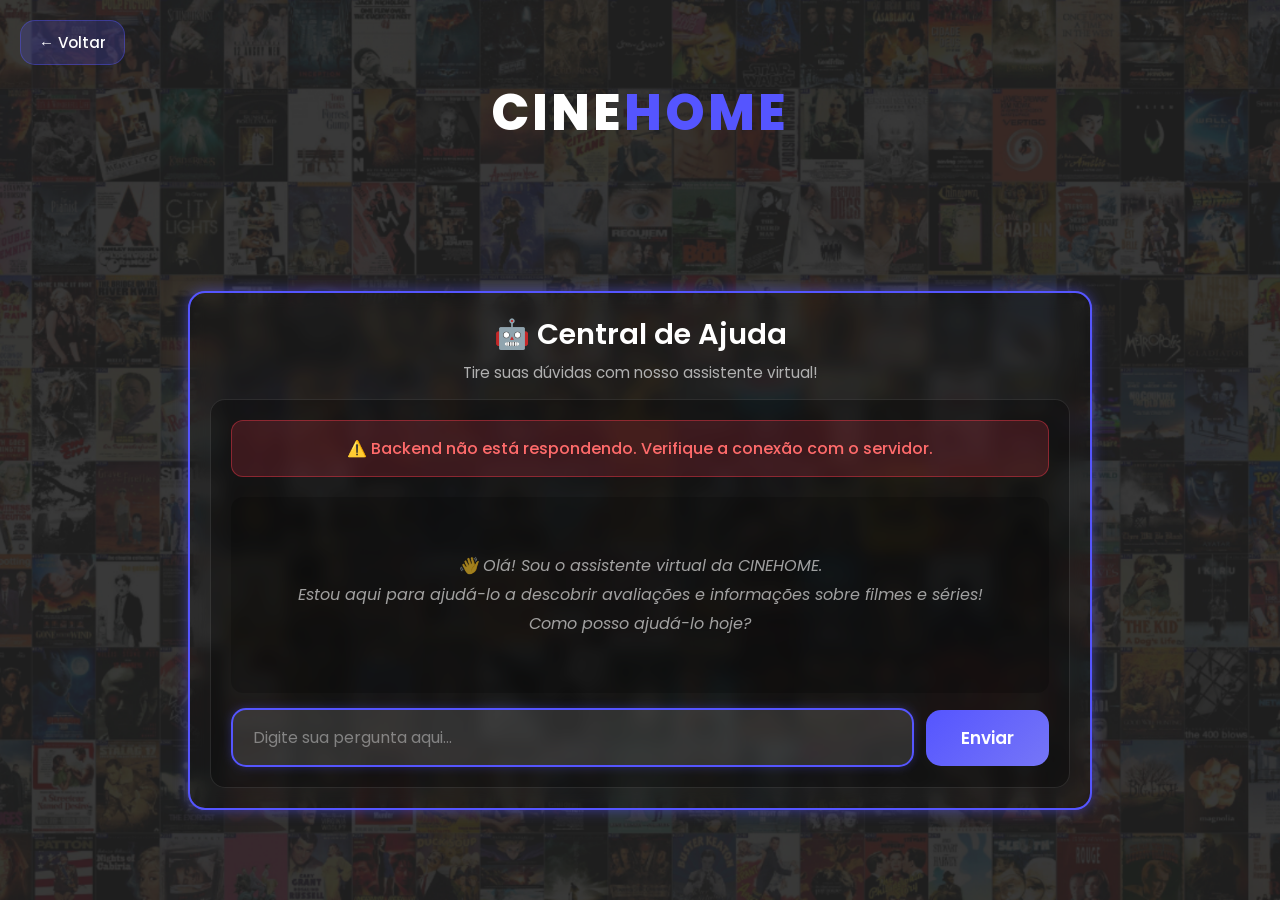
<file: ajuda.html>
<!DOCTYPE html>
<html lang="pt-BR">
<head>
    <meta charset="UTF-8">
    <meta name="viewport" content="width=device-width, initial-scale=1.0">
    <title>Central de Ajuda - CINEHOME</title>
    <link rel="icon" href="./imagens/icon.png">
    <link rel="stylesheet" href="ajuda.css">
</head>
<body>
    <a href="home.html" class="back-btn">← Voltar</a>
    
    <h1 class="site-title">
        <span class="cine">CINE</span><span class="home">HOME</span>
    </h1>

    <div class="ajuda-wrapper">
        <div class="ajuda-header">
            <h1>🤖 Central de Ajuda</h1>
            <p>Tire suas dúvidas com nosso assistente virtual!</p>
        </div>

        <div class="chat-container">
            <div id="errorContainer"></div>
            <div id="chatMessages" class="chat-messages">
                <div class="welcome-message">
                    👋 Olá! Sou o assistente virtual da CINEHOME.<br>
                    Estou aqui para ajudá-lo a descobrir avaliações e informações sobre filmes e séries!<br>
                    Como posso ajudá-lo hoje?
                </div>
            </div>
            <div class="chat-input-container">
                <input 
                    type="text" 
                    id="chatInput" 
                    class="chat-input" 
                    placeholder="Digite sua pergunta aqui..."
                    autocomplete="off"
                >
                <button id="sendBtn" class="send-btn">Enviar</button>
            </div>
        </div>
    </div>

    <script>
        // Configuração da API
        const API_URL = 'https://cinehome.onrender.com/api/chat';

        // Elementos DOM
        const chatMessages = document.getElementById('chatMessages');
        const chatInput = document.getElementById('chatInput');
        const sendBtn = document.getElementById('sendBtn');
        const errorContainer = document.getElementById('errorContainer');

        /**
         * Adiciona mensagem ao chat
         * @param {string} message - Conteúdo da mensagem
         * @param {string} sender - 'user' ou 'bot'
         */
        function addMessage(message, sender) {
            // Remover mensagem de boas-vindas se existir
            const welcomeMsg = chatMessages.querySelector('.welcome-message');
            if (welcomeMsg) {
                welcomeMsg.remove();
            }

            const messageDiv = document.createElement('div');
            messageDiv.className = `message ${sender}`;
            
            const contentDiv = document.createElement('div');
            contentDiv.className = 'message-content';
            contentDiv.textContent = message;
            
            messageDiv.appendChild(contentDiv);
            chatMessages.appendChild(messageDiv);
            
            // Scroll automático para a última mensagem
            chatMessages.scrollTop = chatMessages.scrollHeight;
        }

        /**
         * Mostra mensagem de erro
         * @param {string} message - Mensagem de erro
         */
        function showError(message) {
            errorContainer.innerHTML = `
                <div class="error-message">
                    ⚠️ ${message}
                </div>
            `;
            setTimeout(() => {
                errorContainer.innerHTML = '';
            }, 5000);
        }

        /**
         * Envia mensagem para o backend
         * @param {string} message - Mensagem do usuário
         */
        async function sendMessage(message) {
            if (!message.trim()) return;

            // Adicionar mensagem do usuário
            addMessage(message, 'user');
            
            // Limpar input
            chatInput.value = '';
            
            // Desabilitar botão e input durante envio
            sendBtn.disabled = true;
            chatInput.disabled = true;
            sendBtn.innerHTML = '<span class="loading">Enviando</span>';

            try {
                // Fazer requisição para o backend
                const response = await fetch(API_URL, {
                    method: 'POST',
                    headers: {
                        'Content-Type': 'application/json',
                    },
                    body: JSON.stringify({ message: message })
                });

                const data = await response.json();

                if (!response.ok) {
                    throw new Error(data.error || 'Erro ao enviar mensagem');
                }

                // Adicionar resposta do bot
                if (data.response) {
                    addMessage(data.response, 'bot');
                } else {
                    throw new Error('Resposta vazia do servidor');
                }

            } catch (error) {
                console.error('Erro ao enviar mensagem:', error);
                showError(error.message || 'Erro ao conectar com o servidor. Verifique se o backend está rodando.');
                addMessage('Desculpe, ocorreu um erro ao processar sua mensagem. Por favor, tente novamente.', 'bot');
            } finally {
                // Reabilitar botão e input
                sendBtn.disabled = false;
                chatInput.disabled = false;
                sendBtn.textContent = 'Enviar';
                chatInput.focus();
            }
        }

        // Event listeners
        sendBtn.addEventListener('click', () => {
            const message = chatInput.value;
            sendMessage(message);
        });

        chatInput.addEventListener('keypress', (e) => {
            if (e.key === 'Enter' && !sendBtn.disabled) {
                const message = chatInput.value;
                sendMessage(message);
            }
        });

        // Focar input ao carregar página
        window.addEventListener('load', () => {
            chatInput.focus();
        });

        // Verificar conexão com backend ao carregar
        window.addEventListener('load', async () => {
            try {
                const response = await fetch('https://cinehome.onrender.com/health');
                if (!response.ok) {
                    showError('Backend não está respondendo. Verifique a conexão com o servidor.');
                }
            } catch (error) {
                showError('Backend não está respondendo. Verifique a conexão com o servidor.');
            }
        });
    </script>
</body>
</html>
</file>
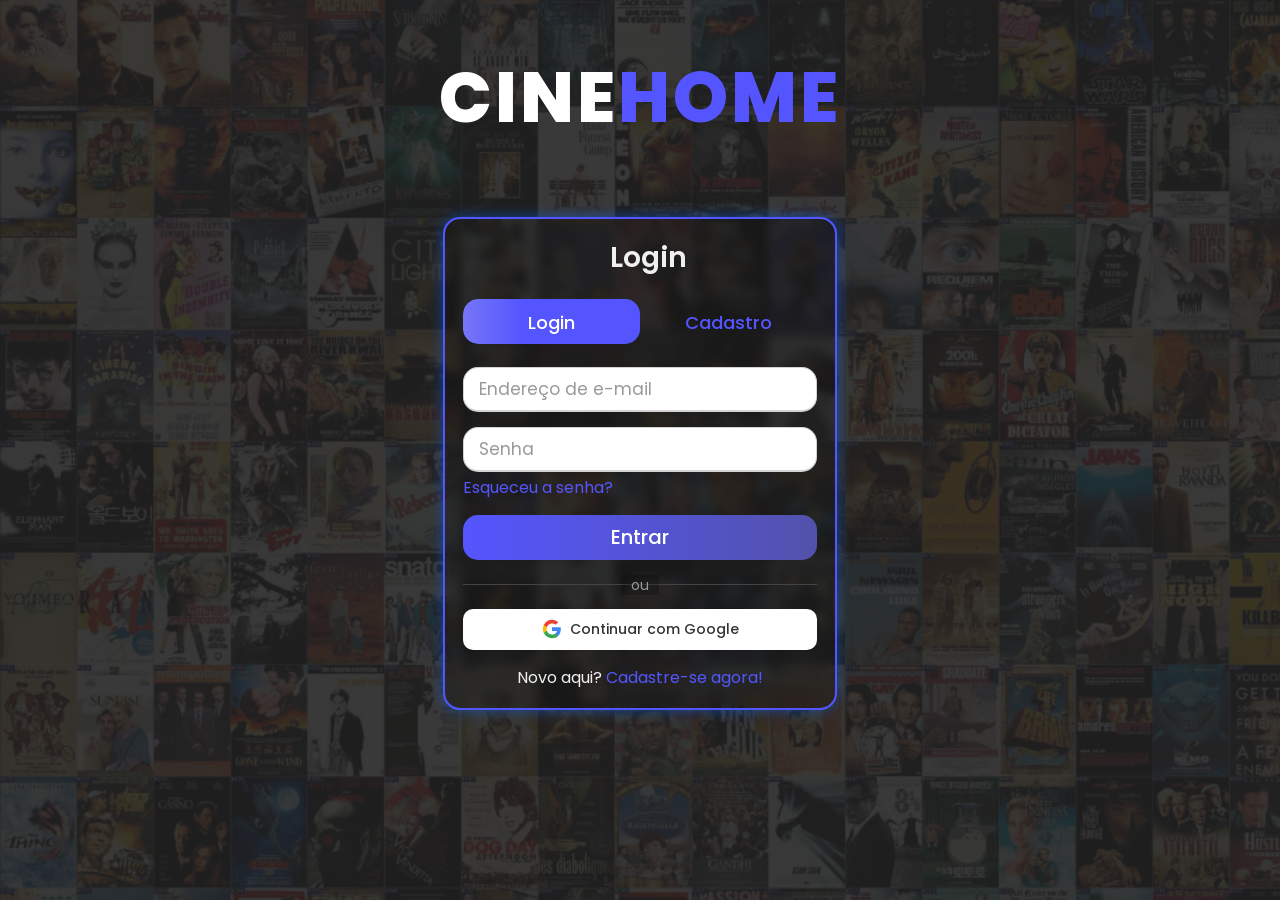
<file: conta.html>
<!DOCTYPE html>
<html lang="pt-BR">
<head>
  <meta charset="UTF-8">
  <meta name="viewport" content="width=device-width, initial-scale=1.0">
  <title>Minha Conta - CINEHOME</title>
  <link rel="icon" href="./imagens/icon.png">
  <!-- CSS -->
  <link rel="stylesheet" href="layout.css">
  <link rel="stylesheet" href="notifications.css">
  <style>
    .account-wrapper {
      max-width: 600px;
      width: 90%;
    }

    .account-header {
      text-align: center;
      margin-bottom: 30px;
    }

    .account-header h2 {
      color: #fff;
      font-size: 28px;
      font-weight: 600;
      margin-bottom: 10px;
    }

    .account-header p {
      color: rgba(255, 255, 255, 0.6);
      font-size: 14px;
    }

    /* Back Button */
    .back-btn {
      display: inline-flex;
      align-items: center;
      gap: 8px;
      padding: 10px 18px;
      background: rgba(85, 85, 255, 0.2);
      color: white;
      text-decoration: none;
      border-radius: 15px;
      font-size: 15px;
      font-weight: 500;
      transition: all 0.3s ease;
      border: 1px solid rgba(85, 85, 255, 0.4);
      position: fixed;
      top: 20px;
      left: 20px;
      z-index: 1000;
    }

    .back-btn:hover {
      background: rgba(85, 85, 255, 0.3);
      transform: translateX(-5px);
      box-shadow: 0 4px 15px rgba(85, 85, 255, 0.3);
    }

    .account-section {
      background: rgba(255, 255, 255, 0.05);
      border-radius: 12px;
      padding: 25px;
      margin-bottom: 20px;
      border: 1px solid rgba(255, 255, 255, 0.1);
    }

    .account-section h3 {
      color: #5555FF;
      font-size: 18px;
      font-weight: 600;
      margin-bottom: 20px;
      display: flex;
      align-items: center;
      gap: 10px;
    }

    .info-row {
      display: flex;
      justify-content: space-between;
      align-items: center;
      padding: 15px 0;
      border-bottom: 1px solid rgba(255, 255, 255, 0.1);
    }

    .info-row:last-child {
      border-bottom: none;
    }

    .info-label {
      color: rgba(255, 255, 255, 0.6);
      font-size: 14px;
      font-weight: 500;
    }

    .info-value {
      color: #fff;
      font-size: 15px;
      font-weight: 600;
    }

    .current-profile {
      display: flex;
      align-items: center;
      gap: 12px;
    }

    .current-profile-avatar {
      width: 40px;
      height: 40px;
      border-radius: 8px;
      border: 2px solid #5555FF;
    }

    .password-change-form {
      display: none;
    }

    .password-change-form.active {
      display: block;
    }

    .btn-change-password {
      background: linear-gradient(135deg, #5555FF, #7676f7);
      color: #fff;
      border: none;
      padding: 12px 24px;
      border-radius: 8px;
      font-size: 14px;
      font-weight: 600;
      cursor: pointer;
      transition: all 0.3s ease;
      width: 100%;
      margin-top: 10px;
    }

    .btn-change-password:hover {
      transform: translateY(-2px);
      box-shadow: 0 4px 15px rgba(85, 85, 255, 0.4);
    }

    .btn-cancel {
      background: rgba(255, 255, 255, 0.1);
      color: #fff;
      border: 1px solid rgba(255, 255, 255, 0.2);
    }

    .btn-cancel:hover {
      background: rgba(255, 255, 255, 0.15);
      box-shadow: none;
    }

    .back-to-home {
      text-align: center;
      margin-top: 30px;
    }

    .back-to-home a {
      color: #5555FF;
      text-decoration: none;
      font-weight: 600;
      font-size: 14px;
      transition: all 0.3s ease;
      display: inline-flex;
      align-items: center;
      gap: 8px;
    }

    .back-to-home a:hover {
      color: #7676f7;
      transform: translateX(-5px);
    }

    .success-message, .error-message {
      padding: 12px 20px;
      border-radius: 8px;
      margin-bottom: 15px;
      font-size: 14px;
      font-weight: 500;
      display: none;
    }

    .success-message {
      background: rgba(34, 197, 94, 0.2);
      border: 1px solid rgba(34, 197, 94, 0.5);
      color: #22c55e;
    }

    .error-message {
      background: rgba(239, 68, 68, 0.2);
      border: 1px solid rgba(239, 68, 68, 0.5);
      color: #ef4444;
    }

    .success-message.show, .error-message.show {
      display: block;
    }

    .field-group {
      display: flex;
      gap: 10px;
      margin-top: 10px;
    }

    .field-group .field {
      flex: 1;
    }

    /* Responsive Mobile */
    @media (max-width: 768px) {
      .site-title {
        font-size: 48px;
        margin-bottom: 30px;
      }

      .account-wrapper {
        width: 95%;
        padding: 0 10px;
      }

      .account-header h2 {
        font-size: 24px;
      }

      .account-header p {
        font-size: 13px;
      }

      .account-section {
        padding: 20px 15px;
        margin-bottom: 15px;
      }

      .account-section h3 {
        font-size: 16px;
        margin-bottom: 15px;
      }

      .info-row {
        flex-direction: column;
        align-items: flex-start;
        gap: 8px;
        padding: 12px 0;
      }

      .info-label {
        font-size: 13px;
      }

      .info-value {
        font-size: 14px;
      }

      .current-profile-avatar {
        width: 35px;
        height: 35px;
      }

      .field input {
        font-size: 14px;
        padding: 12px 15px;
      }

      .btn-change-password {
        padding: 10px 20px;
        font-size: 13px;
      }

      .field-group {
        flex-direction: column;
        gap: 10px;
      }

      .field-group .field {
        width: 100%;
      }

      .back-to-home {
        margin-top: 20px;
      }

      .back-to-home a {
        font-size: 13px;
      }

      .back-btn {
        top: 15px;
        left: 15px;
        padding: 8px 14px;
        font-size: 14px;
        gap: 6px;
      }
    }

    @media (max-width: 480px) {
      .site-title {
        font-size: 36px;
        margin-bottom: 25px;
      }

      .account-wrapper {
        width: 98%;
      }

      .account-header h2 {
        font-size: 20px;
      }

      .account-section {
        padding: 15px 12px;
      }

      .account-section h3 {
        font-size: 15px;
      }

      .info-row {
        padding: 10px 0;
      }

      .info-label, .info-value {
        font-size: 13px;
      }

      .current-profile {
        gap: 8px;
      }

      .current-profile-avatar {
        width: 32px;
        height: 32px;
      }

      .back-btn {
        top: 10px;
        left: 10px;
        padding: 6px 12px;
        font-size: 13px;
        gap: 5px;
        border-radius: 12px;
      }
    }
  </style>
</head>
<body>
<a href="home.html" class="back-btn">← Voltar</a>

<h1 class="site-title">
  <span class="cine">CINE</span><span class="home">HOME</span>
</h1>

<div class="wrapper account-wrapper">
  <div class="account-header">
    <h2>Minha Conta</h2>
    <p>Gerencie suas informações pessoais e segurança</p>
  </div>

  <!-- Messages -->
  <div class="success-message" id="successMessage"></div>
  <div class="error-message" id="errorMessage"></div>

  <!-- Informações da Conta -->
  <div class="account-section">
    <h3>
      <svg width="20" height="20" viewBox="0 0 24 24" fill="none" stroke="currentColor" stroke-width="2">
        <path d="M20 21v-2a4 4 0 0 0-4-4H8a4 4 0 0 0-4 4v2"></path>
        <circle cx="12" cy="7" r="4"></circle>
      </svg>
      Informações da Conta
    </h3>
    
    <div class="info-row">
      <span class="info-label">E-mail</span>
      <span class="info-value" id="userEmail">carregando...</span>
    </div>
    
    <div class="info-row">
      <span class="info-label">Data de cadastro</span>
      <span class="info-value" id="registrationDate">carregando...</span>
    </div>
    
    <div class="info-row">
      <span class="info-label">Perfil em uso</span>
      <div class="current-profile">
        <img src="" alt="Avatar" class="current-profile-avatar" id="currentProfileAvatar">
        <span class="info-value" id="currentProfileName">Perfil 01</span>
      </div>
    </div>
  </div>

  <!-- Segurança -->
  <div class="account-section">
    <h3>
      <svg width="20" height="20" viewBox="0 0 24 24" fill="none" stroke="currentColor" stroke-width="2">
        <rect x="3" y="11" width="18" height="11" rx="2" ry="2"></rect>
        <path d="M7 11V7a5 5 0 0 1 10 0v4"></path>
      </svg>
      Segurança
    </h3>
    
    <div class="info-row">
      <span class="info-label">Senha</span>
      <span class="info-value">••••••••</span>
    </div>
    
    <button class="btn-change-password" id="btnShowPasswordChange">
      Alterar senha
    </button>

    <!-- Formulário de alteração de senha -->
    <form id="passwordChangeForm" class="password-change-form">
      <div class="field">
        <input type="password" id="currentPassword" placeholder="Senha atual" required>
      </div>
      <div class="field">
        <input type="password" id="newPasswordInput" placeholder="Nova senha" required>
      </div>
      <div class="field">
        <input type="password" id="confirmNewPassword" placeholder="Confirme a nova senha" required>
      </div>
      
      <div class="field-group">
        <button type="submit" class="btn-change-password">
          Salvar nova senha
        </button>
        <button type="button" class="btn-change-password btn-cancel" id="btnCancelPasswordChange">
          Cancelar
        </button>
      </div>
    </form>
  </div>

  <!-- Botão de voltar -->
  <div class="back-to-home">
    <a href="home.html">
      <svg width="16" height="16" viewBox="0 0 24 24" fill="none" stroke="currentColor" stroke-width="2">
        <path d="M19 12H5M12 19l-7-7 7-7"/>
      </svg>
      Voltar para Home
    </a>
  </div>
</div>

<script>
  // Vérifier l'authentification
  document.addEventListener('DOMContentLoaded', function() {
    const userEmail = localStorage.getItem('userEmail');
    const token = localStorage.getItem('token');
    
    if (!token || !userEmail) {
      window.location.href = 'login.html';
      return;
    }

    // Charger les informations de l'utilisateur
    loadUserInfo();
    loadCurrentProfile();

    // Gestionnaires d'événements
    document.getElementById('btnShowPasswordChange').addEventListener('click', showPasswordChangeForm);
    document.getElementById('btnCancelPasswordChange').addEventListener('click', hidePasswordChangeForm);
    document.getElementById('passwordChangeForm').addEventListener('submit', handlePasswordChange);
  });

  function loadUserInfo() {
    const userEmail = localStorage.getItem('userEmail');
    const user = JSON.parse(localStorage.getItem('cinehome_user') || '{}');
    
    // Afficher l'email
    document.getElementById('userEmail').textContent = userEmail;
    
    // Afficher la date d'inscription
    if (user.createdAt) {
      const date = new Date(user.createdAt);
      const formattedDate = date.toLocaleDateString('pt-BR', {
        day: '2-digit',
        month: 'long',
        year: 'numeric'
      });
      document.getElementById('registrationDate').textContent = formattedDate;
    } else {
      // Si pas de date, utiliser la date actuelle comme fallback
      const today = new Date();
      const formattedDate = today.toLocaleDateString('pt-BR', {
        day: '2-digit',
        month: 'long',
        year: 'numeric'
      });
      document.getElementById('registrationDate').textContent = formattedDate;
    }
  }

  function loadCurrentProfile() {
    const currentProfile = localStorage.getItem('cinehome_current_profile') || '01';
    const profiles = JSON.parse(localStorage.getItem('cinehome_profiles') || '{}');
    const profile = profiles[currentProfile];
    
    // Mettre à jour l'avatar
    const avatarImg = document.getElementById('currentProfileAvatar');
    avatarImg.src = `imagens/avatar-${currentProfile}.svg`;
    
    // Mettre à jour le nom du profil
    const profileName = (profile && profile.name) ? profile.name : currentProfile;
    document.getElementById('currentProfileName').textContent = profileName;
  }

  function showPasswordChangeForm() {
    const form = document.getElementById('passwordChangeForm');
    const btn = document.getElementById('btnShowPasswordChange');
    
    form.classList.add('active');
    btn.style.display = 'none';
  }

  function hidePasswordChangeForm() {
    const form = document.getElementById('passwordChangeForm');
    const btn = document.getElementById('btnShowPasswordChange');
    
    form.classList.remove('active');
    btn.style.display = 'block';
    form.reset();
    hideMessages();
  }

  async function handlePasswordChange(e) {
    e.preventDefault();
    
    const currentPassword = document.getElementById('currentPassword').value;
    const newPassword = document.getElementById('newPasswordInput').value;
    const confirmPassword = document.getElementById('confirmNewPassword').value;
    
    // Validation côté client
    if (!currentPassword || !newPassword || !confirmPassword) {
      notify.error('Campos obrigatórios', 'Preencha todos os campos!');
      return;
    }
    
    if (newPassword !== confirmPassword) {
      notify.error('Senhas diferentes', 'As senhas não coincidem!');
      return;
    }
    
    if (newPassword.length < 6) {
      notify.warning('Senha fraca', 'A nova senha deve ter pelo menos 6 caracteres!');
      return;
    }

    if (currentPassword === newPassword) {
      notify.warning('Senha igual', 'A nova senha deve ser diferente da senha atual!');
      return;
    }
    
    const userEmail = localStorage.getItem('userEmail');
    
    if (!userEmail) {
      notify.error('Sessão expirada', 'Email não encontrado. Faça login novamente.');
      setTimeout(() => {
        window.location.href = 'login.html';
      }, 2000);
      return;
    }

    console.log('📤 Tentando alterar senha para:', userEmail);
    
    try {
      // Appel API pour changer le mot de passe
      const response = await fetch(`${CONFIG.API_BASE_URL}/api/users/change-password`, {
        method: 'POST',
        headers: {
          'Content-Type': 'application/json',
        },
        body: JSON.stringify({
          email: userEmail,
          currentPassword: currentPassword,
          newPassword: newPassword
        })
      });
      
      console.log('📥 Response status:', response.status);
      
      const data = await response.json();
      console.log('📥 Response data:', data);
      
      if (response.ok) {
        notify.success('Senha alterada!', 'Sua senha foi alterada com sucesso.');
        setTimeout(() => {
          hidePasswordChangeForm();
        }, 2000);
      } else {
        // Messages d'erreur plus détaillés
        if (response.status === 401) {
          notify.error('Senha incorreta', 'Senha atual incorreta. Verifique e tente novamente.');
        } else if (response.status === 404) {
          notify.error('Usuário não encontrado', 'Faça login novamente.');
        } else {
          notify.error('Erro ao alterar senha', data.message || 'Tente novamente.');
        }
      }
    } catch (error) {
      console.error('❌ Erro ao alterar senha:', error);
      notify.error('Erro de conexão', 'Certifique-se de que o servidor está rodando na porta 3001.');
    }
  }

  // Anciens fonctions remplacées par le système de notifications
  function showSuccess(message) {
    notify.success('Sucesso', message);
  }

  function showError(message) {
    notify.error('Erro', message);
  }

  function hideMessages() {
    // Função mantida para compatibilidade, mas não faz mais nada
    // As notificações se fecham automaticamente
  }
</script>
<script src="config.js"></script>
<script src="notifications.js"></script>

</body>
</html>
</file>
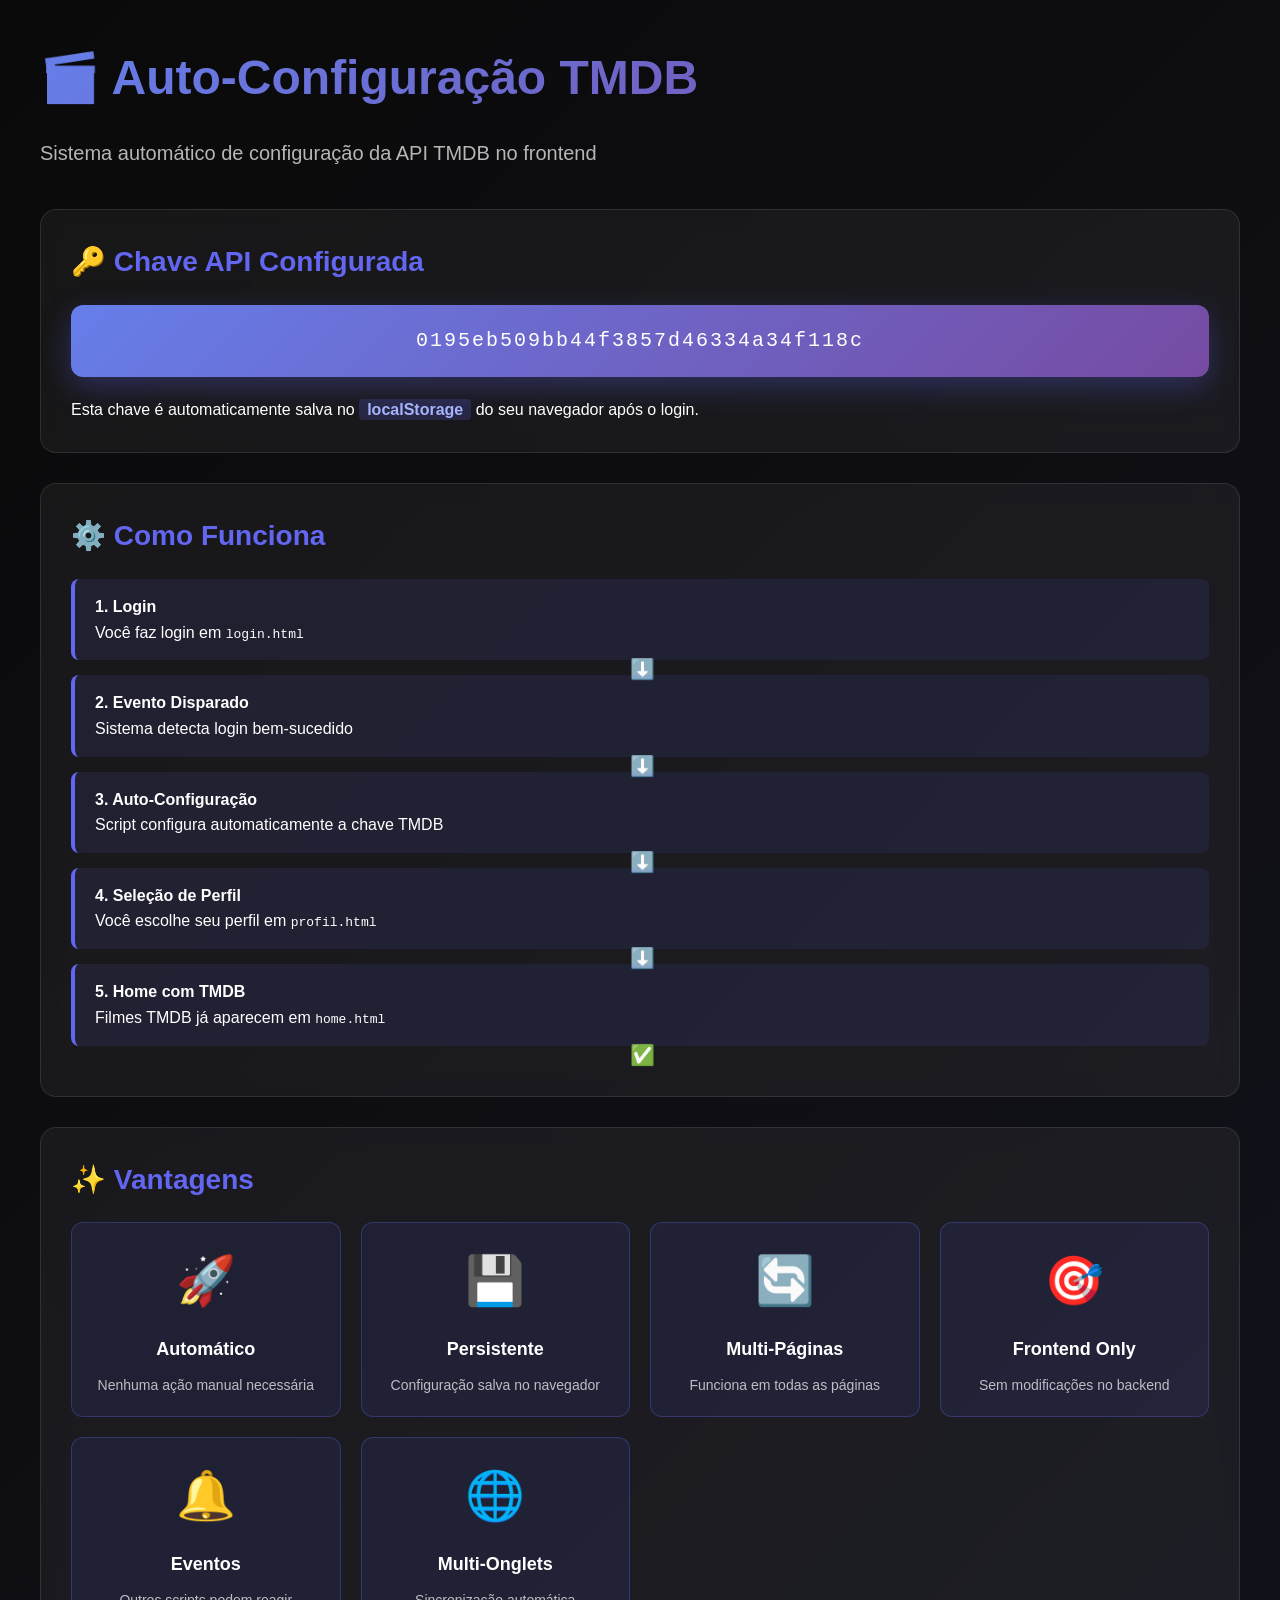
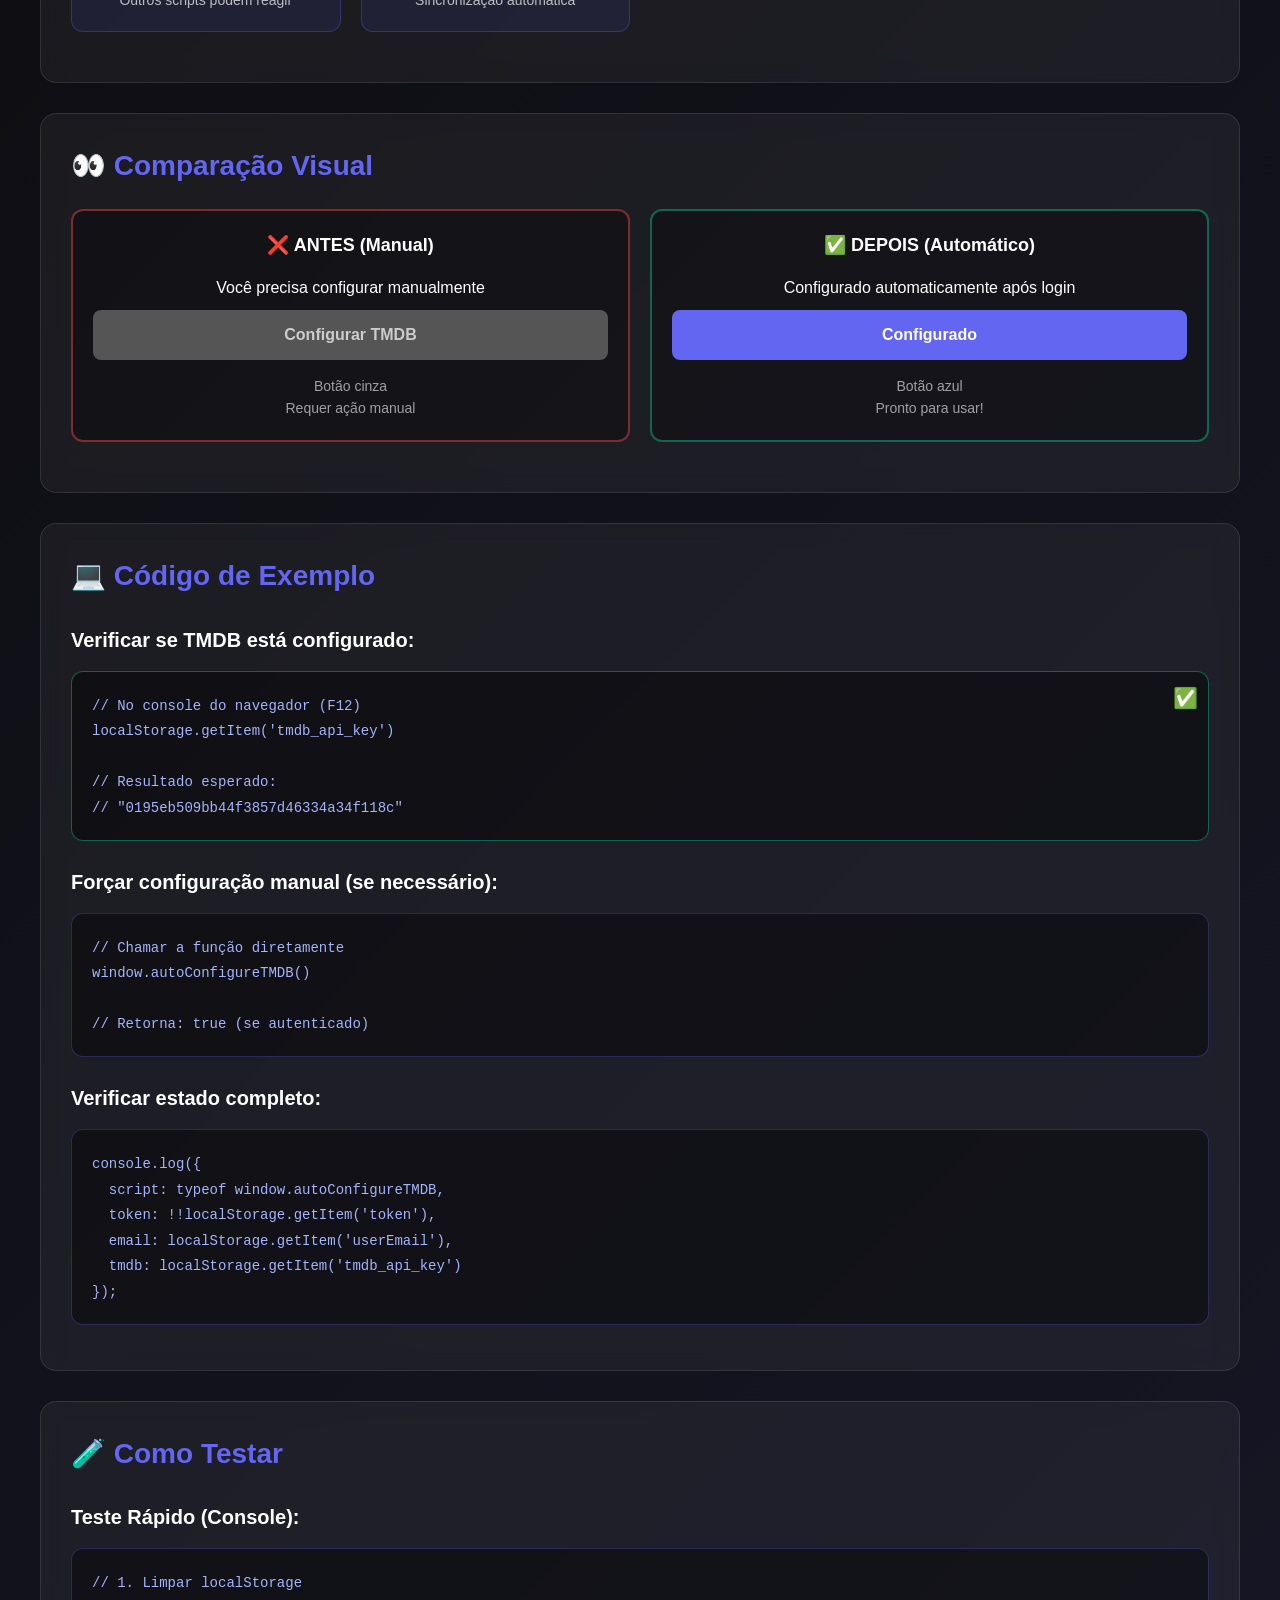
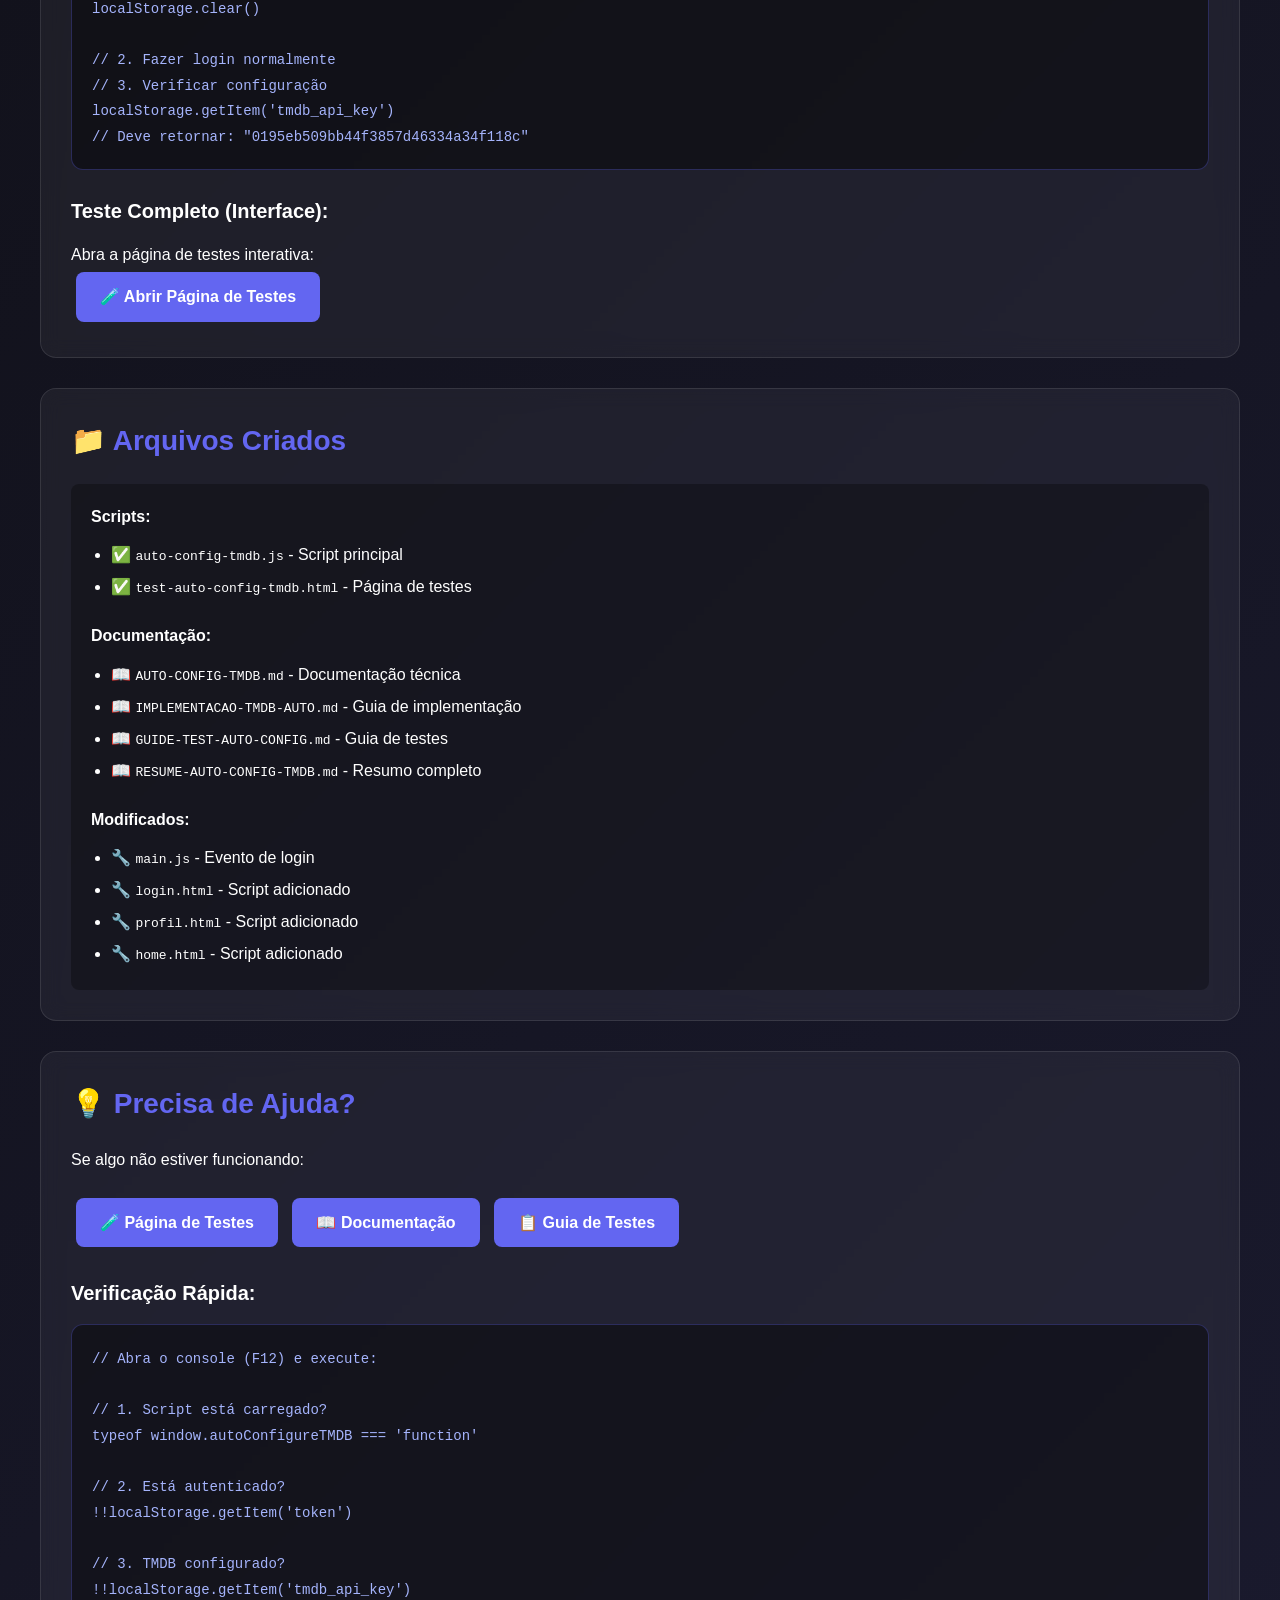
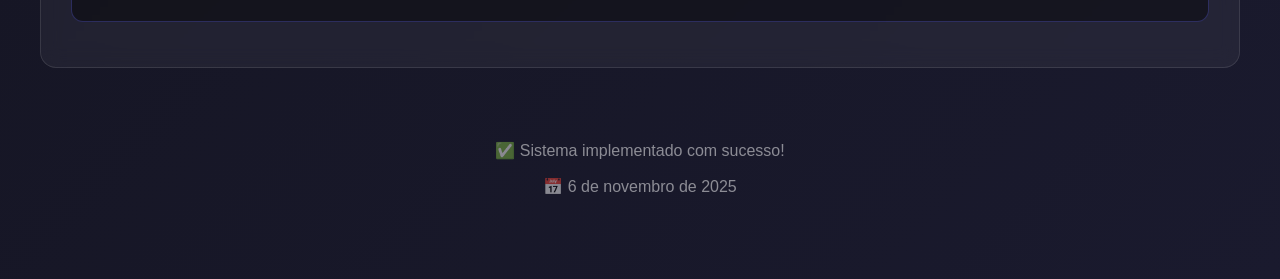
<file: docs-auto-config-tmdb.html>
<!DOCTYPE html>
<html lang="pt-BR">
<head>
  <meta charset="UTF-8">
  <meta name="viewport" content="width=device-width, initial-scale=1.0">
  <title>Documentação Auto-Config TMDB</title>
  <style>
    * {
      margin: 0;
      padding: 0;
      box-sizing: border-box;
    }
    
    body {
      font-family: 'Segoe UI', Tahoma, Geneva, Verdana, sans-serif;
      background: linear-gradient(135deg, #0a0a0a 0%, #1a1a2e 100%);
      color: #fff;
      line-height: 1.6;
      padding: 40px 20px;
    }
    
    .container {
      max-width: 1200px;
      margin: 0 auto;
    }
    
    h1 {
      font-size: 48px;
      margin-bottom: 20px;
      background: linear-gradient(135deg, #667eea 0%, #764ba2 100%);
      -webkit-background-clip: text;
      -webkit-text-fill-color: transparent;
      background-clip: text;
    }
    
    .subtitle {
      font-size: 20px;
      color: rgba(255, 255, 255, 0.7);
      margin-bottom: 40px;
    }
    
    .section {
      background: rgba(255, 255, 255, 0.05);
      border: 1px solid rgba(255, 255, 255, 0.1);
      border-radius: 16px;
      padding: 30px;
      margin-bottom: 30px;
      backdrop-filter: blur(10px);
    }
    
    .section h2 {
      color: #6366f1;
      font-size: 28px;
      margin-bottom: 20px;
      display: flex;
      align-items: center;
      gap: 10px;
    }
    
    .section h3 {
      color: #fff;
      font-size: 20px;
      margin: 25px 0 15px;
    }
    
    .code-block {
      background: rgba(0, 0, 0, 0.4);
      border: 1px solid rgba(99, 102, 241, 0.3);
      border-radius: 12px;
      padding: 20px;
      margin: 15px 0;
      overflow-x: auto;
      position: relative;
    }
    
    .code-block code {
      font-family: 'Courier New', monospace;
      font-size: 14px;
      color: #a5b4fc;
    }
    
    .code-block.success {
      border-color: rgba(16, 185, 129, 0.5);
    }
    
    .code-block.success::before {
      content: '✅';
      position: absolute;
      top: 10px;
      right: 10px;
      font-size: 20px;
    }
    
    .code-block.error {
      border-color: rgba(239, 68, 68, 0.5);
    }
    
    .flow-diagram {
      display: flex;
      flex-direction: column;
      gap: 15px;
      margin: 20px 0;
    }
    
    .flow-step {
      background: rgba(99, 102, 241, 0.1);
      border-left: 4px solid #6366f1;
      padding: 15px 20px;
      border-radius: 8px;
      position: relative;
    }
    
    .flow-step::after {
      content: '⬇️';
      position: absolute;
      bottom: -25px;
      left: 50%;
      transform: translateX(-50%);
      font-size: 20px;
    }
    
    .flow-step:last-child::after {
      content: '✅';
      color: #10b981;
    }
    
    .feature-grid {
      display: grid;
      grid-template-columns: repeat(auto-fit, minmax(250px, 1fr));
      gap: 20px;
      margin: 20px 0;
    }
    
    .feature-card {
      background: rgba(99, 102, 241, 0.1);
      border: 1px solid rgba(99, 102, 241, 0.3);
      border-radius: 12px;
      padding: 20px;
      text-align: center;
    }
    
    .feature-icon {
      font-size: 48px;
      margin-bottom: 15px;
    }
    
    .feature-title {
      font-size: 18px;
      font-weight: 600;
      margin-bottom: 10px;
      color: #fff;
    }
    
    .feature-desc {
      font-size: 14px;
      color: rgba(255, 255, 255, 0.7);
    }
    
    .highlight {
      background: rgba(99, 102, 241, 0.2);
      padding: 2px 8px;
      border-radius: 4px;
      color: #a5b4fc;
      font-weight: 600;
    }
    
    .api-key {
      background: linear-gradient(135deg, #667eea 0%, #764ba2 100%);
      padding: 20px;
      border-radius: 12px;
      text-align: center;
      font-size: 20px;
      font-family: monospace;
      letter-spacing: 2px;
      margin: 20px 0;
      box-shadow: 0 10px 30px rgba(99, 102, 241, 0.3);
    }
    
    .button {
      display: inline-block;
      background: #6366f1;
      color: white;
      padding: 12px 24px;
      border-radius: 8px;
      text-decoration: none;
      font-weight: 600;
      margin: 5px;
      transition: all 0.3s ease;
    }
    
    .button:hover {
      background: #4f46e5;
      transform: translateY(-2px);
      box-shadow: 0 8px 20px rgba(99, 102, 241, 0.4);
    }
    
    .visual-comparison {
      display: grid;
      grid-template-columns: 1fr 1fr;
      gap: 20px;
      margin: 20px 0;
    }
    
    .visual-box {
      background: rgba(0, 0, 0, 0.3);
      border: 2px solid rgba(255, 255, 255, 0.1);
      border-radius: 12px;
      padding: 20px;
      text-align: center;
    }
    
    .visual-box.before {
      border-color: rgba(239, 68, 68, 0.5);
    }
    
    .visual-box.after {
      border-color: rgba(16, 185, 129, 0.5);
    }
    
    .visual-title {
      font-size: 18px;
      font-weight: 600;
      margin-bottom: 15px;
    }
    
    .visual-button {
      padding: 12px 24px;
      border-radius: 8px;
      font-weight: 600;
      margin-top: 10px;
    }
    
    .visual-button.unconfigured {
      background: #555;
      color: rgba(255, 255, 255, 0.7);
    }
    
    .visual-button.configured {
      background: #6366f1;
      color: white;
    }
    
    @media (max-width: 768px) {
      h1 {
        font-size: 32px;
      }
      
      .visual-comparison {
        grid-template-columns: 1fr;
      }
    }
  </style>
</head>
<body>
  <div class="container">
    <h1>🎬 Auto-Configuração TMDB</h1>
    <p class="subtitle">Sistema automático de configuração da API TMDB no frontend</p>
    
    <!-- Seção 1 : Chave API -->
    <div class="section">
      <h2>🔑 Chave API Configurada</h2>
      <div class="api-key">
        0195eb509bb44f3857d46334a34f118c
      </div>
      <p>Esta chave é automaticamente salva no <span class="highlight">localStorage</span> do seu navegador após o login.</p>
    </div>
    
    <!-- Seção 2 : Como Funciona -->
    <div class="section">
      <h2>⚙️ Como Funciona</h2>
      
      <div class="flow-diagram">
        <div class="flow-step">
          <strong>1. Login</strong><br>
          Você faz login em <code>login.html</code>
        </div>
        
        <div class="flow-step">
          <strong>2. Evento Disparado</strong><br>
          Sistema detecta login bem-sucedido
        </div>
        
        <div class="flow-step">
          <strong>3. Auto-Configuração</strong><br>
          Script configura automaticamente a chave TMDB
        </div>
        
        <div class="flow-step">
          <strong>4. Seleção de Perfil</strong><br>
          Você escolhe seu perfil em <code>profil.html</code>
        </div>
        
        <div class="flow-step">
          <strong>5. Home com TMDB</strong><br>
          Filmes TMDB já aparecem em <code>home.html</code>
        </div>
      </div>
    </div>
    
    <!-- Seção 3 : Vantagens -->
    <div class="section">
      <h2>✨ Vantagens</h2>
      
      <div class="feature-grid">
        <div class="feature-card">
          <div class="feature-icon">🚀</div>
          <div class="feature-title">Automático</div>
          <div class="feature-desc">Nenhuma ação manual necessária</div>
        </div>
        
        <div class="feature-card">
          <div class="feature-icon">💾</div>
          <div class="feature-title">Persistente</div>
          <div class="feature-desc">Configuração salva no navegador</div>
        </div>
        
        <div class="feature-card">
          <div class="feature-icon">🔄</div>
          <div class="feature-title">Multi-Páginas</div>
          <div class="feature-desc">Funciona em todas as páginas</div>
        </div>
        
        <div class="feature-card">
          <div class="feature-icon">🎯</div>
          <div class="feature-title">Frontend Only</div>
          <div class="feature-desc">Sem modificações no backend</div>
        </div>
        
        <div class="feature-card">
          <div class="feature-icon">🔔</div>
          <div class="feature-title">Eventos</div>
          <div class="feature-desc">Outros scripts podem reagir</div>
        </div>
        
        <div class="feature-card">
          <div class="feature-icon">🌐</div>
          <div class="feature-title">Multi-Onglets</div>
          <div class="feature-desc">Sincronização automática</div>
        </div>
      </div>
    </div>
    
    <!-- Seção 4 : Comparação Visual -->
    <div class="section">
      <h2>👀 Comparação Visual</h2>
      
      <div class="visual-comparison">
        <div class="visual-box before">
          <div class="visual-title">❌ ANTES (Manual)</div>
          <p>Você precisa configurar manualmente</p>
          <div class="visual-button unconfigured">Configurar TMDB</div>
          <p style="margin-top: 15px; font-size: 14px; color: rgba(255,255,255,0.6);">
            Botão cinza<br>Requer ação manual
          </p>
        </div>
        
        <div class="visual-box after">
          <div class="visual-title">✅ DEPOIS (Automático)</div>
          <p>Configurado automaticamente após login</p>
          <div class="visual-button configured">Configurado</div>
          <p style="margin-top: 15px; font-size: 14px; color: rgba(255,255,255,0.6);">
            Botão azul<br>Pronto para usar!
          </p>
        </div>
      </div>
    </div>
    
    <!-- Seção 5 : Código de Exemplo -->
    <div class="section">
      <h2>💻 Código de Exemplo</h2>
      
      <h3>Verificar se TMDB está configurado:</h3>
      <div class="code-block success">
        <code>
// No console do navegador (F12)<br>
localStorage.getItem('tmdb_api_key')<br>
<br>
// Resultado esperado:<br>
// "0195eb509bb44f3857d46334a34f118c"
        </code>
      </div>
      
      <h3>Forçar configuração manual (se necessário):</h3>
      <div class="code-block">
        <code>
// Chamar a função diretamente<br>
window.autoConfigureTMDB()<br>
<br>
// Retorna: true (se autenticado)
        </code>
      </div>
      
      <h3>Verificar estado completo:</h3>
      <div class="code-block">
        <code>
console.log({<br>
  &nbsp;&nbsp;script: typeof window.autoConfigureTMDB,<br>
  &nbsp;&nbsp;token: !!localStorage.getItem('token'),<br>
  &nbsp;&nbsp;email: localStorage.getItem('userEmail'),<br>
  &nbsp;&nbsp;tmdb: localStorage.getItem('tmdb_api_key')<br>
});
        </code>
      </div>
    </div>
    
    <!-- Seção 6 : Testes -->
    <div class="section">
      <h2>🧪 Como Testar</h2>
      
      <h3>Teste Rápido (Console):</h3>
      <div class="code-block">
        <code>
// 1. Limpar localStorage<br>
localStorage.clear()<br>
<br>
// 2. Fazer login normalmente<br>
// 3. Verificar configuração<br>
localStorage.getItem('tmdb_api_key')<br>
// Deve retornar: "0195eb509bb44f3857d46334a34f118c"
        </code>
      </div>
      
      <h3>Teste Completo (Interface):</h3>
      <p>Abra a página de testes interativa:</p>
      <a href="test-auto-config-tmdb.html" class="button">🧪 Abrir Página de Testes</a>
    </div>
    
    <!-- Seção 7 : Arquivos Criados -->
    <div class="section">
      <h2>📁 Arquivos Criados</h2>
      
      <div style="background: rgba(0,0,0,0.3); padding: 20px; border-radius: 8px; margin-top: 15px;">
        <p style="margin-bottom: 10px;"><strong>Scripts:</strong></p>
        <ul style="margin-left: 20px; line-height: 2;">
          <li>✅ <code>auto-config-tmdb.js</code> - Script principal</li>
          <li>✅ <code>test-auto-config-tmdb.html</code> - Página de testes</li>
        </ul>
        
        <p style="margin: 20px 0 10px;"><strong>Documentação:</strong></p>
        <ul style="margin-left: 20px; line-height: 2;">
          <li>📖 <code>AUTO-CONFIG-TMDB.md</code> - Documentação técnica</li>
          <li>📖 <code>IMPLEMENTACAO-TMDB-AUTO.md</code> - Guia de implementação</li>
          <li>📖 <code>GUIDE-TEST-AUTO-CONFIG.md</code> - Guia de testes</li>
          <li>📖 <code>RESUME-AUTO-CONFIG-TMDB.md</code> - Resumo completo</li>
        </ul>
        
        <p style="margin: 20px 0 10px;"><strong>Modificados:</strong></p>
        <ul style="margin-left: 20px; line-height: 2;">
          <li>🔧 <code>main.js</code> - Evento de login</li>
          <li>🔧 <code>login.html</code> - Script adicionado</li>
          <li>🔧 <code>profil.html</code> - Script adicionado</li>
          <li>🔧 <code>home.html</code> - Script adicionado</li>
        </ul>
      </div>
    </div>
    
    <!-- Seção 8 : Suporte -->
    <div class="section">
      <h2>💡 Precisa de Ajuda?</h2>
      
      <p>Se algo não estiver funcionando:</p>
      
      <div style="margin-top: 20px;">
        <a href="test-auto-config-tmdb.html" class="button">🧪 Página de Testes</a>
        <a href="AUTO-CONFIG-TMDB.md" class="button">📖 Documentação</a>
        <a href="GUIDE-TEST-AUTO-CONFIG.md" class="button">📋 Guia de Testes</a>
      </div>
      
      <h3>Verificação Rápida:</h3>
      <div class="code-block">
        <code>
// Abra o console (F12) e execute:<br>
<br>
// 1. Script está carregado?<br>
typeof window.autoConfigureTMDB === 'function'<br>
<br>
// 2. Está autenticado?<br>
!!localStorage.getItem('token')<br>
<br>
// 3. TMDB configurado?<br>
!!localStorage.getItem('tmdb_api_key')
        </code>
      </div>
    </div>
    
    <!-- Footer -->
    <div style="text-align: center; padding: 40px 20px; color: rgba(255,255,255,0.5);">
      <p>✅ Sistema implementado com sucesso!</p>
      <p style="margin-top: 10px;">📅 6 de novembro de 2025</p>
    </div>
  </div>
</body>
</html>
</file>
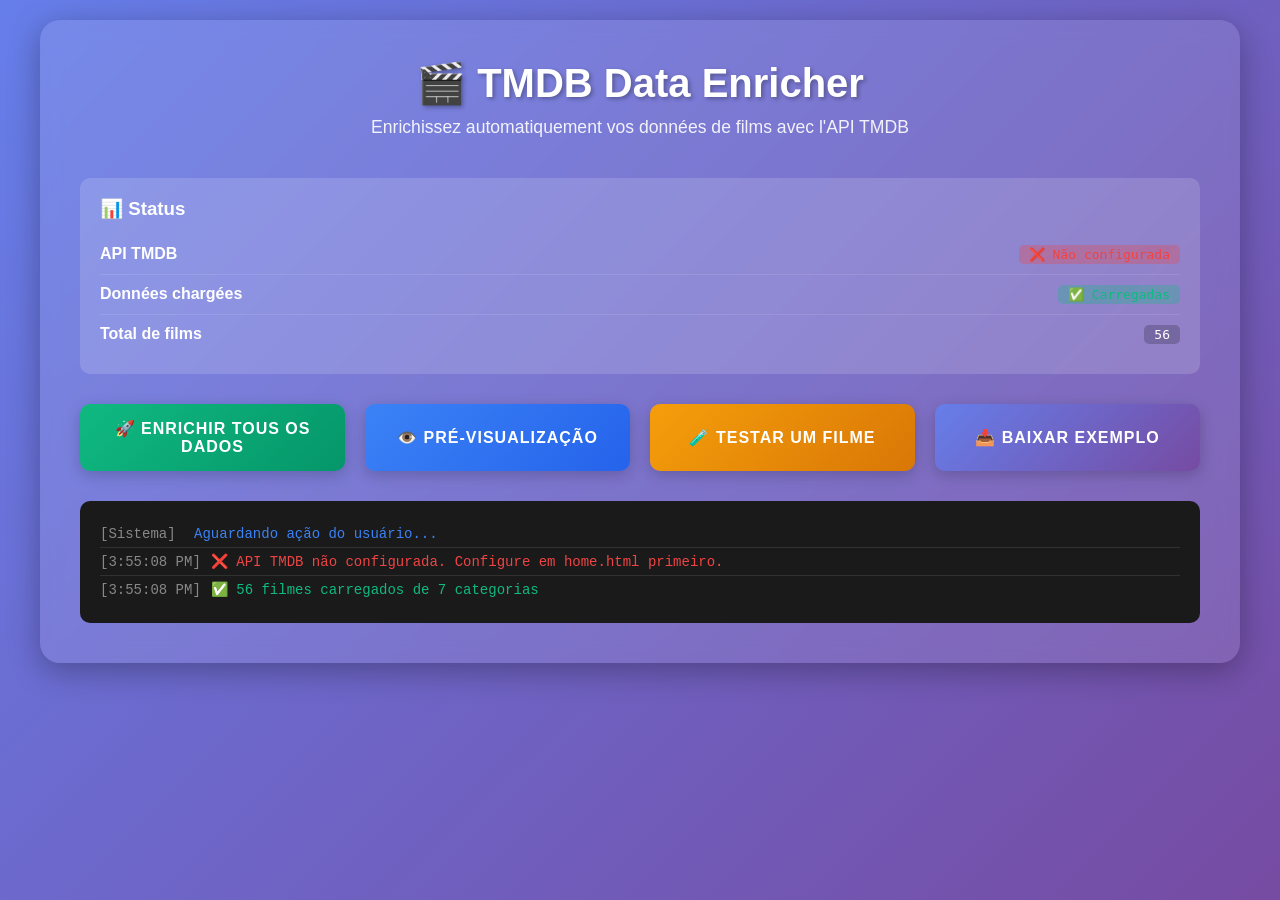
<file: enrich-data.html>
<!DOCTYPE html>
<html lang="pt-br">
<head>
    <meta charset="UTF-8">
    <meta name="viewport" content="width=device-width, initial-scale=1.0">
    <title>TMDB Data Enricher - CINEMAF</title>
    <style>
        * {
            margin: 0;
            padding: 0;
            box-sizing: border-box;
        }
        
        body {
            font-family: 'Segoe UI', Tahoma, Geneva, Verdana, sans-serif;
            background: linear-gradient(135deg, #667eea 0%, #764ba2 100%);
            min-height: 100vh;
            padding: 20px;
            color: #fff;
        }
        
        .container {
            max-width: 1200px;
            margin: 0 auto;
            background: rgba(255, 255, 255, 0.1);
            backdrop-filter: blur(10px);
            border-radius: 20px;
            padding: 40px;
            box-shadow: 0 8px 32px rgba(0, 0, 0, 0.3);
        }
        
        h1 {
            font-size: 2.5em;
            margin-bottom: 10px;
            text-align: center;
            text-shadow: 2px 2px 4px rgba(0, 0, 0, 0.3);
        }
        
        .subtitle {
            text-align: center;
            opacity: 0.9;
            margin-bottom: 40px;
            font-size: 1.1em;
        }
        
        .status-box {
            background: rgba(255, 255, 255, 0.15);
            border-radius: 10px;
            padding: 20px;
            margin-bottom: 30px;
        }
        
        .status-item {
            display: flex;
            justify-content: space-between;
            padding: 10px 0;
            border-bottom: 1px solid rgba(255, 255, 255, 0.1);
        }
        
        .status-item:last-child {
            border-bottom: none;
        }
        
        .status-label {
            font-weight: 600;
        }
        
        .status-value {
            font-family: monospace;
            background: rgba(0, 0, 0, 0.2);
            padding: 2px 10px;
            border-radius: 5px;
        }
        
        .status-value.success {
            background: rgba(16, 185, 129, 0.3);
            color: #10b981;
        }
        
        .status-value.error {
            background: rgba(239, 68, 68, 0.3);
            color: #ef4444;
        }
        
        .actions {
            display: grid;
            grid-template-columns: repeat(auto-fit, minmax(250px, 1fr));
            gap: 20px;
            margin: 30px 0;
        }
        
        .btn {
            padding: 15px 30px;
            border: none;
            border-radius: 10px;
            font-size: 16px;
            font-weight: 600;
            cursor: pointer;
            transition: all 0.3s ease;
            text-transform: uppercase;
            letter-spacing: 1px;
            box-shadow: 0 4px 15px rgba(0, 0, 0, 0.2);
        }
        
        .btn:hover {
            transform: translateY(-2px);
            box-shadow: 0 6px 20px rgba(0, 0, 0, 0.3);
        }
        
        .btn:active {
            transform: translateY(0);
        }
        
        .btn-primary {
            background: linear-gradient(135deg, #667eea 0%, #764ba2 100%);
            color: white;
        }
        
        .btn-success {
            background: linear-gradient(135deg, #10b981 0%, #059669 100%);
            color: white;
        }
        
        .btn-info {
            background: linear-gradient(135deg, #3b82f6 0%, #2563eb 100%);
            color: white;
        }
        
        .btn-warning {
            background: linear-gradient(135deg, #f59e0b 0%, #d97706 100%);
            color: white;
        }
        
        .btn:disabled {
            opacity: 0.5;
            cursor: not-allowed;
            transform: none !important;
        }
        
        .log-container {
            background: #1a1a1a;
            border-radius: 10px;
            padding: 20px;
            margin-top: 30px;
            max-height: 400px;
            overflow-y: auto;
            font-family: 'Courier New', monospace;
            font-size: 14px;
        }
        
        .log-entry {
            padding: 5px 0;
            border-bottom: 1px solid rgba(255, 255, 255, 0.1);
        }
        
        .log-entry:last-child {
            border-bottom: none;
        }
        
        .log-time {
            color: #888;
            margin-right: 10px;
        }
        
        .log-success {
            color: #10b981;
        }
        
        .log-error {
            color: #ef4444;
        }
        
        .log-info {
            color: #3b82f6;
        }
        
        .log-warning {
            color: #f59e0b;
        }
        
        .progress-bar {
            width: 100%;
            height: 30px;
            background: rgba(0, 0, 0, 0.3);
            border-radius: 15px;
            overflow: hidden;
            margin: 20px 0;
            display: none;
        }
        
        .progress-bar.active {
            display: block;
        }
        
        .progress-fill {
            height: 100%;
            background: linear-gradient(90deg, #10b981, #059669);
            width: 0%;
            transition: width 0.3s ease;
            display: flex;
            align-items: center;
            justify-content: center;
            font-weight: 600;
        }
        
        .stats-grid {
            display: grid;
            grid-template-columns: repeat(auto-fit, minmax(200px, 1fr));
            gap: 20px;
            margin: 30px 0;
        }
        
        .stat-card {
            background: rgba(255, 255, 255, 0.1);
            border-radius: 10px;
            padding: 20px;
            text-align: center;
        }
        
        .stat-value {
            font-size: 2.5em;
            font-weight: 700;
            margin: 10px 0;
        }
        
        .stat-label {
            opacity: 0.8;
            text-transform: uppercase;
            font-size: 0.9em;
            letter-spacing: 1px;
        }
        
        @keyframes pulse {
            0%, 100% { opacity: 1; }
            50% { opacity: 0.5; }
        }
        
        .processing {
            animation: pulse 1.5s ease-in-out infinite;
        }
    </style>
</head>
<body>
    <div class="container">
        <h1>🎬 TMDB Data Enricher</h1>
        <p class="subtitle">Enrichissez automatiquement vos données de films avec l'API TMDB</p>
        
        <div class="status-box">
            <h3 style="margin-bottom: 15px;">📊 Status</h3>
            <div class="status-item">
                <span class="status-label">API TMDB</span>
                <span class="status-value" id="api-status">Vérification...</span>
            </div>
            <div class="status-item">
                <span class="status-label">Données chargées</span>
                <span class="status-value" id="data-status">Vérification...</span>
            </div>
            <div class="status-item">
                <span class="status-label">Total de films</span>
                <span class="status-value" id="total-movies">0</span>
            </div>
        </div>
        
        <div class="actions">
            <button class="btn btn-success" onclick="startFullEnrichment()" id="btn-enrich">
                🚀 Enrichir Tous os Dados
            </button>
            <button class="btn btn-info" onclick="showPreview()" id="btn-preview">
                👁️ Pré-visualização
            </button>
            <button class="btn btn-warning" onclick="testSingleMovie()">
                🧪 Testar Um Filme
            </button>
            <button class="btn btn-primary" onclick="downloadSample()">
                📥 Baixar Exemplo
            </button>
        </div>
        
        <div class="progress-bar" id="progress-bar">
            <div class="progress-fill" id="progress-fill">0%</div>
        </div>
        
        <div class="stats-grid" id="stats-grid" style="display: none;">
            <div class="stat-card">
                <div class="stat-value" id="stat-processed">0</div>
                <div class="stat-label">Processados</div>
            </div>
            <div class="stat-card">
                <div class="stat-value" id="stat-enriched">0</div>
                <div class="stat-label">Enrichidos</div>
            </div>
            <div class="stat-card">
                <div class="stat-value" id="stat-failed">0</div>
                <div class="stat-label">Falhados</div>
            </div>
            <div class="stat-card">
                <div class="stat-value" id="stat-success">0%</div>
                <div class="stat-label">Taxa de Sucesso</div>
            </div>
        </div>
        
        <div class="log-container" id="log-container">
            <div class="log-entry log-info">
                <span class="log-time">[Sistema]</span>
                Aguardando ação do usuário...
            </div>
        </div>
    </div>
    
    <!-- Scripts -->
    <script src="categories-data.js"></script>
    <script src="enrich-categories-data.js"></script>
    <script>
        // Variables globales
        let enrichedData = null;
        let stats = {
            processed: 0,
            enriched: 0,
            failed: 0,
            total: 0
        };
        
        // Vérifier le status au chargement
        window.addEventListener('load', checkStatus);
        
        function checkStatus() {
            // Vérifier API
            const apiKey = localStorage.getItem('tmdb_api_key');
            const apiStatus = document.getElementById('api-status');
            
            if (apiKey && apiKey.trim().length > 0) {
                apiStatus.textContent = '✅ Configurada';
                apiStatus.classList.add('success');
            } else {
                apiStatus.textContent = '❌ Não configurada';
                apiStatus.classList.add('error');
                log('❌ API TMDB não configurada. Configure em home.html primeiro.', 'error');
            }
            
            // Vérifier données
            const dataStatus = document.getElementById('data-status');
            if (window.CATEGORIES_DATA) {
                dataStatus.textContent = '✅ Carregadas';
                dataStatus.classList.add('success');
                
                // Compter les films
                let total = 0;
                Object.values(window.CATEGORIES_DATA).forEach(cat => {
                    total += cat.items.length;
                });
                
                document.getElementById('total-movies').textContent = total;
                stats.total = total;
                
                log(`✅ ${total} filmes carregados de ${Object.keys(window.CATEGORIES_DATA).length} categorias`, 'success');
            } else {
                dataStatus.textContent = '❌ Não carregadas';
                dataStatus.classList.add('error');
                log('❌ Dados não carregados', 'error');
            }
        }
        
        function log(message, type = 'info') {
            const logContainer = document.getElementById('log-container');
            const time = new Date().toLocaleTimeString();
            const entry = document.createElement('div');
            entry.className = `log-entry log-${type}`;
            entry.innerHTML = `<span class="log-time">[${time}]</span>${message}`;
            logContainer.appendChild(entry);
            logContainer.scrollTop = logContainer.scrollHeight;
            
            console.log(`[${type.toUpperCase()}] ${message}`);
        }
        
        async function startFullEnrichment() {
            const btn = document.getElementById('btn-enrich');
            btn.disabled = true;
            btn.classList.add('processing');
            
            log('🚀 Iniciando enrichissement completo...', 'info');
            document.getElementById('progress-bar').classList.add('active');
            document.getElementById('stats-grid').style.display = 'grid';
            
            stats = { processed: 0, enriched: 0, failed: 0, total: stats.total };
            
            try {
                enrichedData = {};
                
                for (const [categoryKey, categoryData] of Object.entries(window.CATEGORIES_DATA)) {
                    log(`📁 Processando categoria: ${categoryData.title}`, 'info');
                    
                    enrichedData[categoryKey] = {
                        title: categoryData.title,
                        items: []
                    };
                    
                    for (const movie of categoryData.items) {
                        const enriched = await TMDB_ENRICHER.enrichMovie(movie);
                        enrichedData[categoryKey].items.push(enriched);
                        
                        stats.processed++;
                        if (enriched.tmdb_id) {
                            stats.enriched++;
                            log(`✅ ${movie.title} enrichido com sucesso`, 'success');
                        } else {
                            stats.failed++;
                            log(`⚠️ ${movie.title} não pôde ser enrichido`, 'warning');
                        }
                        
                        updateProgress();
                        await sleep(300); // Pause entre requêtes
                    }
                }
                
                log('✨ Enrichissement terminé!', 'success');
                log(`📊 ${stats.enriched}/${stats.total} filmes enrichidos (${((stats.enriched/stats.total)*100).toFixed(1)}%)`, 'info');
                
                // Proposer de télécharger
                if (confirm('Enrichissement terminé! Voulez-vous télécharger les données enrichies?')) {
                    downloadEnrichedData();
                }
                
            } catch (error) {
                log(`❌ Erreur: ${error.message}`, 'error');
            } finally {
                btn.disabled = false;
                btn.classList.remove('processing');
            }
        }
        
        function updateProgress() {
            const percent = (stats.processed / stats.total * 100).toFixed(1);
            const fill = document.getElementById('progress-fill');
            fill.style.width = percent + '%';
            fill.textContent = percent + '%';
            
            document.getElementById('stat-processed').textContent = stats.processed;
            document.getElementById('stat-enriched').textContent = stats.enriched;
            document.getElementById('stat-failed').textContent = stats.failed;
            document.getElementById('stat-success').textContent = 
                ((stats.enriched / stats.processed * 100) || 0).toFixed(1) + '%';
        }
        
        function downloadEnrichedData() {
            if (!enrichedData) {
                alert('Nenhum dado enrichido disponível!');
                return;
            }
            
            const content = `// Dados enrichidos automaticamente via TMDB API\n// Gerado em: ${new Date().toLocaleString()}\n\nwindow.CATEGORIES_DATA_ENRICHED = ${JSON.stringify(enrichedData, null, 2)};`;
            
            const blob = new Blob([content], { type: 'text/javascript' });
            const url = URL.createObjectURL(blob);
            const a = document.createElement('a');
            a.href = url;
            a.download = 'categories-data-enriched.js';
            a.click();
            URL.revokeObjectURL(url);
            
            log('💾 Arquivo baixado: categories-data-enriched.js', 'success');
        }
        
        async function showPreview() {
            log('👁️ Gerando pré-visualização...', 'info');
            
            // Enrichir juste 2 films pour l'exemple
            const firstCategory = Object.values(window.CATEGORIES_DATA)[0];
            const testMovie = firstCategory.items[0];
            
            if (!TMDB_ENRICHER.init()) {
                log('❌ Impossível gerar pré-visualização sem API configurada', 'error');
                return;
            }
            
            const enriched = await TMDB_ENRICHER.enrichMovie(testMovie);
            
            console.log('📋 PRÉ-VISUALIZAÇÃO:', enriched);
            log('✅ Pré-visualização gerada. Verifique o console do navegador.', 'success');
            alert('Pré-visualização gerada! Abra o console do navegador (F12) para ver os detalhes.');
        }
        
        async function testSingleMovie() {
            const title = prompt('Digite o título do filme:');
            const year = prompt('Digite o ano:');
            
            if (!title || !year) return;
            
            log(`🧪 Testando: ${title} (${year})`, 'info');
            
            const result = await window.testOne(title, year);
            
            if (result && result.tmdb_id) {
                log(`✅ Teste bem-sucedido! Verifique o console.`, 'success');
            } else {
                log(`❌ Filme não encontrado`, 'error');
            }
        }
        
        function downloadSample() {
            const sample = {
                suspense: {
                    title: 'SUSPENSE',
                    items: [window.CATEGORIES_DATA.suspense.items[0]]
                }
            };
            
            const content = `// Exemplo de dado enrichido\nwindow.SAMPLE_ENRICHED = ${JSON.stringify(sample, null, 2)};`;
            
            const blob = new Blob([content], { type: 'text/javascript' });
            const url = URL.createObjectURL(blob);
            const a = document.createElement('a');
            a.href = url;
            a.download = 'sample-enriched.js';
            a.click();
            URL.revokeObjectURL(url);
            
            log('💾 Exemplo baixado', 'success');
        }
        
        function sleep(ms) {
            return new Promise(resolve => setTimeout(resolve, ms));
        }
    </script>
</body>
</html>
</file>
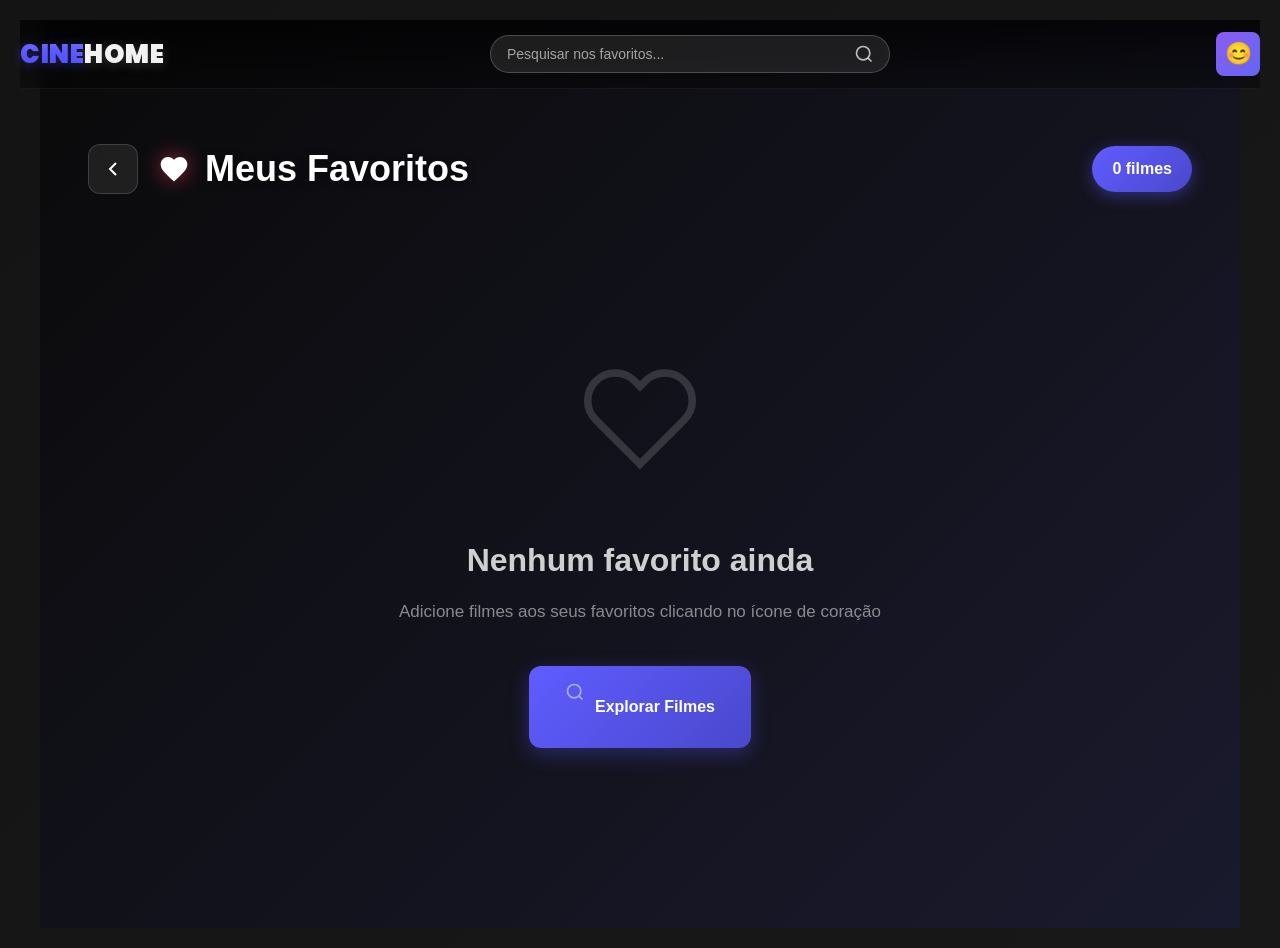
<file: favoritos.html>
<!DOCTYPE html>
<html lang="pt-br">
<head>
    <meta charset="UTF-8">
    <meta name="viewport" content="width=device-width, initial-scale=1.0">
    <link rel="icon" type="image/png" href="img/favicon.ico"/>
    <title>Meus Favoritos | CineHome</title>
    <link rel="stylesheet" href="style.css">
    <link rel="stylesheet" href="movie-details.css">
    <link href="https://fonts.googleapis.com/css2?family=Poppins:wght@400;500;600;700&display=swap" rel="stylesheet">
    <link rel="stylesheet" href="footer-content.css">
    <link rel="stylesheet" href="profile-menu.css">
    <link rel="stylesheet" href="notifications.css">
    <link rel="stylesheet" href="favoritos-page.css">
</head>
<body>

<!-- Container principal -->
<div class="container">
    <!-- Cabeçalho com logotipo, barra de pesquisa e ações -->
    <div class="site-header" role="banner" aria-label="Cabeçalho">
        <a href="home.html" class="brand-logo" aria-label="CineHome - Página inicial">
          <span class="brand-part brand-part-cine">CINE</span><span class="brand-part brand-part-home">HOME</span>
        </a>
        
        <!-- Barra de pesquisa para filtrar favoritos -->
        <div class="search-container">
            <input type="text" class="search-input" id="search-favoritos-input" placeholder="Pesquisar nos favoritos..." aria-label="Pesquisar favoritos">
            <button class="search-button" aria-label="Buscar">
                <svg width="20" height="20" viewBox="0 0 24 24" fill="none" stroke="currentColor" stroke-width="2">
                    <circle cx="11" cy="11" r="8"></circle>
                    <path d="m21 21-4.35-4.35"></path>
                </svg>
            </button>
        </div>
        
        <div class="header-actions">
          <!-- Favoritos Menu -->
          <div class="favoritos-menu-container">
            <button class="favoritos-btn" id="favoritos-btn" aria-label="Meus Favoritos">
               <style>
                .heart-icon path {
                    fill: none;
                    stroke: white;
                    stroke-width: 1.8;
                    transition: fill 0.25s ease, stroke 0.25s ease;
                }
                .heart-icon:hover path {
                    fill: white;
                    stroke: white;
                }
                </style>
                <svg class="heart-icon" viewBox="0 0 24 24" width="26" height="26" xmlns="http://www.w3.org/2000/svg"> <path d="M12 21.35l-1.45-1.32C5.4 15.36 2 12.28 2 8.5 2 5.42 4.42 3 7.5 3 c1.74 0 3.41 0.81 4.5 2.09 C13.09 3.81 14.76 3 16.5 3 19.58 3 22 5.42 22 8.5 c0 3.78-3.4 6.86-8.55 11.54L12 21.35z"/> </svg>
              <span class="favoritos-count" id="favoritos-count">0</span>
            </button>
          </div>
          
          <!-- Profile Menu -->
          <div class="profile-menu-container">
            <button class="profile-avatar-btn" id="profile-avatar-btn" aria-label="Menu de perfil" aria-haspopup="true" aria-expanded="false">
              <img src="imagens/avatar-01.svg" alt="Avatar do usuário" class="profile-avatar-img" id="profile-avatar-img">
              <!-- Flèche cachée sur la page favoritos -->
            </button>
            
            <!-- Dropdown Menu -->
            <div class="profile-dropdown" id="profile-dropdown" aria-hidden="true">
              <!-- Profile List Section -->
              <div class="profile-list">
                <button class="profile-item" data-profile="01">
                  <img src="imagens/avatar-01.svg" alt="Perfil 01" class="profile-item-img">
                  <span class="profile-item-number">01</span>
                  <svg class="profile-unlock-icon" width="14" height="14" viewBox="0 0 24 24" fill="none" stroke="currentColor" stroke-width="2.5" stroke-linecap="round" stroke-linejoin="round">
                    <rect x="3" y="11" width="18" height="11" rx="2" ry="2"></rect>
                    <path d="M7 11V7a5 5 0 0 1 9.9-1"></path>
                  </svg>
                </button>
                
                <button class="profile-item" data-profile="02">
                  <img src="imagens/avatar-02.svg" alt="Perfil 02" class="profile-item-img">
                  <span class="profile-item-number">02</span>
                  <svg class="profile-unlock-icon" width="14" height="14" viewBox="0 0 24 24" fill="none" stroke="currentColor" stroke-width="2.5" stroke-linecap="round" stroke-linejoin="round">
                    <rect x="3" y="11" width="18" height="11" rx="2" ry="2"></rect>
                    <path d="M7 11V7a5 5 0 0 1 9.9-1"></path>
                  </svg>
                </button>
                
                <button class="profile-item" data-profile="03">
                  <img src="imagens/avatar-03.svg" alt="Perfil 03" class="profile-item-img">
                  <span class="profile-item-number">03</span>
                  <svg class="profile-unlock-icon" width="14" height="14" viewBox="0 0 24 24" fill="none" stroke="currentColor" stroke-width="2.5" stroke-linecap="round" stroke-linejoin="round">
                    <rect x="3" y="11" width="18" height="11" rx="2" ry="2"></rect>
                    <path d="M7 11V7a5 5 0 0 1 9.9-1"></path>
                  </svg>
                </button>
                
                <button class="profile-item" data-profile="04">
                  <img src="imagens/avatar-04.svg" alt="Perfil 04" class="profile-item-img">
                  <span class="profile-item-number">04</span>
                  <svg class="profile-unlock-icon" width="14" height="14" viewBox="0 0 24 24" fill="none" stroke="currentColor" stroke-width="2.5" stroke-linecap="round" stroke-linejoin="round">
                    <rect x="3" y="11" width="18" height="11" rx="2" ry="2"></rect>
                    <path d="M7 11V7a5 5 0 0 1 9.9-1"></path>
                  </svg>
                </button>
                
                <button class="profile-item" data-profile="05">
                  <img src="imagens/avatar-05.svg" alt="Perfil 05" class="profile-item-img">
                  <span class="profile-item-number">05</span>
                  <svg class="profile-unlock-icon" width="14" height="14" viewBox="0 0 24 24" fill="none" stroke="currentColor" stroke-width="2.5" stroke-linecap="round" stroke-linejoin="round">
                    <rect x="3" y="11" width="18" height="11" rx="2" ry="2"></rect>
                    <path d="M7 11V7a5 5 0 0 1 9.9-1"></path>
                  </svg>
                </button>
              </div>
              
              <!-- Divider -->
              <div class="profile-divider"></div>
              
              <!-- Menu Options -->
              <div class="profile-options">
                <button class="profile-option" id="manage-profiles">
                  <svg class="profile-option-icon" width="24" height="24" viewBox="0 0 24 24" fill="none" stroke="currentColor" stroke-width="2">
                    <path d="M11 4H4a2 2 0 0 0-2 2v14a2 2 0 0 0 2 2h14a2 2 0 0 0 2-2v-7"></path>
                    <path d="M18.5 2.5a2.121 2.121 0 0 1 3 3L12 15l-4 1 1-4 9.5-9.5z"></path>
                  </svg>
                  <span>Gerenciar perfis</span>
                </button>
                
                <button class="profile-option" id="exit-profile">
                  <svg class="profile-option-icon" width="24" height="24" viewBox="0 0 24 24" fill="none" stroke="currentColor" stroke-width="2">
                    <path d="M9 21H5a2 2 0 0 1-2-2V5a2 2 0 0 1 2-2h4"></path>
                    <polyline points="16 17 21 12 16 7"></polyline>
                    <line x1="21" y1="12" x2="9" y2="12"></line>
                  </svg>
                  <span>Sair do perfil</span>
                </button>
                
                <button class="profile-option" id="account-settings">
                  <svg class="profile-option-icon" width="24" height="24" viewBox="0 0 24 24" fill="none" stroke="currentColor" stroke-width="2">
                    <path d="M20 21v-2a4 4 0 0 0-4-4H8a4 4 0 0 0-4 4v2"></path>
                    <circle cx="12" cy="7" r="4"></circle>
                  </svg>
                  <span>Conta</span>
                </button>
                
                <button class="profile-option" id="help-center">
                  <svg class="profile-option-icon" width="24" height="24" viewBox="0 0 24 24" fill="none" stroke="currentColor" stroke-width="2">
                    <circle cx="12" cy="12" r="10"></circle>
                    <path d="M9.09 9a3 3 0 0 1 5.83 1c0 2-3 3-3 3"></path>
                    <line x1="12" y1="17" x2="12.01" y2="17"></line>
                  </svg>
                  <span>Assistência Virtual <sup style="background: #EF4444; color: white; padding: 2px 6px; border-radius: 4px; font-size: 10px; font-weight: 700; margin-left: 6px;">NOVO</sup></span>
                </button>
              </div>
              
              <!-- Divider -->
              <div class="profile-divider"></div>
              
              <!-- Logout Button -->
              <div class="profile-logout">
                <button class="profile-logout-btn" id="btn-logout">
                  <span>Sair da CINEHOME</span>
                </button>
              </div>
            </div>
          </div>
        </div>
    </div>

<!-- Container da página de favoritos -->
<div class="favoritos-page-container">
    <div class="favoritos-page-header">
        <button class="back-btn" onclick="window.location.href='home.html'" aria-label="Voltar">
            <svg width="24" height="24" viewBox="0 0 24 24" fill="none" stroke="currentColor" stroke-width="2">
                <polyline points="15 18 9 12 15 6"></polyline>
            </svg>
        </button>
        
        <div class="favoritos-page-title">
             <style>
                </style>
               <svg viewBox="0 0 24 24" width="32" height="32"
                xmlns="http://www.w3.org/2000/svg"
                fill="white" stroke="none">
                <path d="M12 21.35l-1.45-1.32C5.4 15.36 2 12.28 2 8.5
                 2 5.42 4.42 3 7.5 3c1.74 0 3.41 0.81 4.5 2.09
                 C13.09 3.81 14.76 3 16.5 3
                19.58 3 22 5.42 22 8.5
                c0 3.78-3.4 6.86-8.55 11.54L12 21.35z"/>
                </svg>
 
            <h1>Meus Favoritos</h1>
        </div>
        <div class="favoritos-count-badge" id="favoritosCountBadge">
            0 filmes
        </div>
    </div>

    <div class="favoritos-page-content">
        <div class="favoritos-grid" id="favoritosGrid">
            <!-- Grid de favoritos será renderizado aqui -->
        </div>
        
        <div class="favoritos-empty" id="favoritosEmpty" style="display: none;">
            <svg width="120" height="120" viewBox="0 0 24 24" fill="none" stroke="rgba(255,255,255,0.3)" stroke-width="1.5">
                <path d="M20.84 4.61a5.5 5.5 0 0 0-7.78 0L12 5.67l-1.06-1.06a5.5 5.5 0 0 0-7.78 7.78l1.06 1.06L12 21.23l7.78-7.78 1.06-1.06a5.5 5.5 0 0 0 0-7.78z"></path>
            </svg>
            <h2>Nenhum favorito ainda</h2>
            <p>Adicione filmes aos seus favoritos clicando no ícone de coração</p>
            <button class="btn-explore" onclick="window.location.href='home.html'">
                <svg width="20" height="20" viewBox="0 0 24 24" fill="none" stroke="currentColor" stroke-width="2">
                    <circle cx="11" cy="11" r="8"></circle>
                    <path d="m21 21-4.35-4.35"></path>
                </svg>
                Explorar Filmes
            </button>
        </div>
    </div>
</div>

<!-- Toast Notification -->
<div class="toast-notification" id="toastNotification"></div>

<script src="profile-menu.js"></script>
<script>
// Sistema de Favoritos para a página
const FavoritosPage = {
    todosOsFavoritos: [],
    
    init() {
        this.renderizarFavoritos();
        this.configurarPesquisa();
    },

    obterChaveStorage() {
        const profile = localStorage.getItem('cinehome_current_profile') || '01';
        return `cinehome_favoritos_${profile}`;
    },

    carregarFavoritos() {
        const chave = this.obterChaveStorage();
        const favoritos = localStorage.getItem(chave);
        this.todosOsFavoritos = favoritos ? JSON.parse(favoritos) : [];
        return this.todosOsFavoritos;
    },

    salvarFavoritos(favoritos) {
        const chave = this.obterChaveStorage();
        localStorage.setItem(chave, JSON.stringify(favoritos));
        this.todosOsFavoritos = favoritos;
    },
    
    // Função para gerar estrelas baseado na avaliação (0-10)
    gerarEstrelas(rating) {
        const nota = parseFloat(rating) || 0;
        const estrelas = Math.round((nota / 10) * 5); // Converter de 0-10 para 0-5 estrelas
        let html = '<span class="stars">';
        
        for (let i = 0; i < 5; i++) {
            if (i < estrelas) {
                html += '★'; // Estrela cheia
            } else {
                html += '☆'; // Estrela vazia
            }
        }
        
        html += '</span>';
        return html;
    },

    removerFavorito(filmeId) {
        let favoritos = this.carregarFavoritos();
        favoritos = favoritos.filter(f => f.id !== filmeId);
        this.salvarFavoritos(favoritos);
        // Reaplica o filtro de pesquisa se houver
        const searchInput = document.getElementById('search-favoritos-input');
        if (searchInput && searchInput.value.trim()) {
            this.filtrarFavoritos(searchInput.value.trim());
        } else {
            this.renderizarFavoritos();
        }
        this.mostrarNotificacao('Removido dos favoritos', 'success');
    },

    configurarPesquisa() {
        const searchInput = document.getElementById('search-favoritos-input');
        const searchButton = document.querySelector('.search-button');
        
        if (searchInput) {
            // Pesquisa em tempo real
            searchInput.addEventListener('input', (e) => {
                const termo = e.target.value.trim();
                this.filtrarFavoritos(termo);
            });
            
            // Pesquisa ao clicar no botão
            if (searchButton) {
                searchButton.addEventListener('click', () => {
                    const termo = searchInput.value.trim();
                    this.filtrarFavoritos(termo);
                });
            }
            
            // Pesquisa ao pressionar Enter
            searchInput.addEventListener('keypress', (e) => {
                if (e.key === 'Enter') {
                    const termo = searchInput.value.trim();
                    this.filtrarFavoritos(termo);
                }
            });
        }
    },

    filtrarFavoritos(termo) {
        if (!termo) {
            // Se não houver termo de pesquisa, mostra todos
            this.renderizarFavoritos();
            return;
        }

        const favoritos = this.carregarFavoritos();
        const termoLower = termo.toLowerCase();
        
        // Filtrar favoritos pelo título, ano ou gêneros
        const favoritosFiltrados = favoritos.filter(filme => {
            const titulo = (filme.titulo || filme.title || '').toLowerCase();
            const ano = (filme.ano || filme.year || '').toString();
            const generos = (filme.generos || filme.genres || '').toLowerCase();
            
            return titulo.includes(termoLower) || 
                   ano.includes(termoLower) || 
                   generos.includes(termoLower);
        });
        
        console.log(`🔍 Pesquisa: "${termo}" - ${favoritosFiltrados.length} resultados`);
        this.renderizarFavoritos(favoritosFiltrados);
    },

    renderizarFavoritos(favoritosParaRenderizar = null) {
        const favoritos = favoritosParaRenderizar || this.carregarFavoritos();
        const grid = document.getElementById('favoritosGrid');
        const empty = document.getElementById('favoritosEmpty');
        const countBadge = document.getElementById('favoritosCountBadge');
        const favoritosCount = document.getElementById('favoritos-count');

        // Atualizar contador (sempre mostra o total, não o filtrado)
        const totalFavoritos = this.todosOsFavoritos.length;
        countBadge.textContent = `${totalFavoritos} ${totalFavoritos === 1 ? 'filme' : 'filmes'}`;
        
        // Atualizar também o badge do botão de favoritos
        if (favoritosCount) {
            favoritosCount.textContent = totalFavoritos;
            favoritosCount.style.display = totalFavoritos > 0 ? 'flex' : 'none';
        }

        if (favoritos.length === 0) {
            grid.innerHTML = '';
            
            // Verifica se está vazio por causa da pesquisa ou realmente não há favoritos
            const searchInput = document.getElementById('search-favoritos-input');
            if (searchInput && searchInput.value.trim() && totalFavoritos > 0) {
                // Mostra mensagem de nenhum resultado na pesquisa
                empty.innerHTML = `
                    <svg width="120" height="120" viewBox="0 0 24 24" fill="none" stroke="rgba(255,255,255,0.3)" stroke-width="1.5">
                        <circle cx="11" cy="11" r="8"></circle>
                        <path d="m21 21-4.35-4.35"></path>
                    </svg>
                    <h2>Nenhum resultado encontrado</h2>
                    <p>Tente pesquisar com outros termos</p>
                    <button class="btn-explore" onclick="document.getElementById('search-favoritos-input').value=''; FavoritosPage.renderizarFavoritos()">
                        <svg width="20" height="20" viewBox="0 0 24 24" fill="none" stroke="currentColor" stroke-width="2">
                            <path d="M3 12a9 9 0 0 1 9-9 9.75 9.75 0 0 1 6.74 2.74L21 8"></path>
                            <path d="M21 3v5h-5"></path>
                            <path d="M21 12a9 9 0 0 1-9 9 9.75 9.75 0 0 1-6.74-2.74L3 16"></path>
                            <path d="M3 21v-5h5"></path>
                        </svg>
                        Limpar Pesquisa
                    </button>
                `;
            } else {
                // Mensagem padrão de lista vazia
                empty.innerHTML = `
                    <svg width="120" height="120" viewBox="0 0 24 24" fill="none" stroke="rgba(255,255,255,0.3)" stroke-width="1.5">
                        <path d="M20.84 4.61a5.5 5.5 0 0 0-7.78 0L12 5.67l-1.06-1.06a5.5 5.5 0 0 0-7.78 7.78l1.06 1.06L12 21.23l7.78-7.78 1.06-1.06a5.5 5.5 0 0 0 0-7.78z"></path>
                    </svg>
                    <h2>Nenhum favorito ainda</h2>
                    <p>Adicione filmes aos seus favoritos clicando no ícone de coração</p>
                    <button class="btn-explore" onclick="window.location.href='home.html'">
                        <svg width="20" height="20" viewBox="0 0 24 24" fill="none" stroke="currentColor" stroke-width="2">
                            <circle cx="11" cy="11" r="8"></circle>
                            <path d="m21 21-4.35-4.35"></path>
                        </svg>
                        Explorar Filmes
                    </button>
                `;
            }
            empty.style.display = 'block';
            return;
        }

        empty.style.display = 'none';
        
        grid.innerHTML = favoritos.map(filme => `
            <div class="favorito-card" onclick="window.location.href='movie-details.html?id=${filme.id}'">
                <img src="${filme.poster || filme.backdrop}" alt="${filme.titulo || filme.title}" class="favorito-card-poster" onerror="this.src='img/placeholder.jpg'">
                <div class="favorito-card-content">
                    <h3 class="favorito-card-title">${filme.titulo || filme.title || 'Filme'}</h3>
                    <div class="favorito-card-meta">
                        <span class="favorito-card-year">${filme.ano || filme.year || 'N/A'}</span>
                        <span class="favorito-card-rating">
                            ${this.gerarEstrelas(filme.avaliacao || filme.rating || 0)}
                            <span>${filme.avaliacao || filme.rating || 'N/A'}</span>
                        </span>
                    </div>
                    <button class="favorito-card-remove" onclick="event.stopPropagation(); FavoritosPage.removerFavorito('${filme.id}')">
                        <svg width="18" height="18" viewBox="0 0 24 24" fill="none" stroke="currentColor" stroke-width="2">
                            <polyline points="3 6 5 6 21 6"></polyline>
                            <path d="M19 6v14a2 2 0 0 1-2 2H7a2 2 0 0 1-2-2V6m3 0V4a2 2 0 0 1 2-2h4a2 2 0 0 1 2 2v2"></path>
                        </svg>
                        Remover
                    </button>
                </div>
            </div>
        `).join('');
    },

    mostrarNotificacao(mensagem, tipo = 'success') {
        const toast = document.getElementById('toastNotification');
        toast.textContent = mensagem;
        toast.className = `toast-notification ${tipo} show`;
        
        setTimeout(() => {
            toast.classList.remove('show');
        }, 3000);
    }
};

// Listener para mudanças de perfil
window.addEventListener('storage', (e) => {
    if (e.key === 'cinehome_current_profile') {
        console.log('🔄 Perfil alterado, atualizando favoritos...');
        FavoritosPage.renderizarFavoritos();
    }
});

// Desabilitar o menu de perfis na página de favoritos
document.addEventListener('DOMContentLoaded', () => {
    FavoritosPage.init();
    
    // Remover evento de clique do botão de perfil
    const profileBtn = document.getElementById('profile-avatar-btn');
    const profileDropdown = document.getElementById('profile-dropdown');
    const favoritosMenu = document.querySelector('.favoritos-menu-container');
    
    if (profileBtn && profileDropdown) {
        // Desabilitar abertura do dropdown
        profileBtn.style.cursor = 'default';
        profileBtn.setAttribute('aria-haspopup', 'false');
        profileBtn.setAttribute('disabled', 'true');
        
        // Garantir que o dropdown nunca aparece
        profileDropdown.style.display = 'none !important';
        profileDropdown.style.visibility = 'hidden';
        profileDropdown.style.pointerEvents = 'none';
        
        // Remover qualquer listener de clique existente
        const newProfileBtn = profileBtn.cloneNode(true);
        profileBtn.parentNode.replaceChild(newProfileBtn, profileBtn);
        
        console.log('🚫 Menu de perfil desabilitado na página de favoritos');
    }

    // Remover completamente o ícone de favoritos do menu nesta página
    if (favoritosMenu) {
        favoritosMenu.remove();
        console.log('💔 Ícone de favoritos removido desta página.');
    }
});
</script>

</body>
</html>
</file>
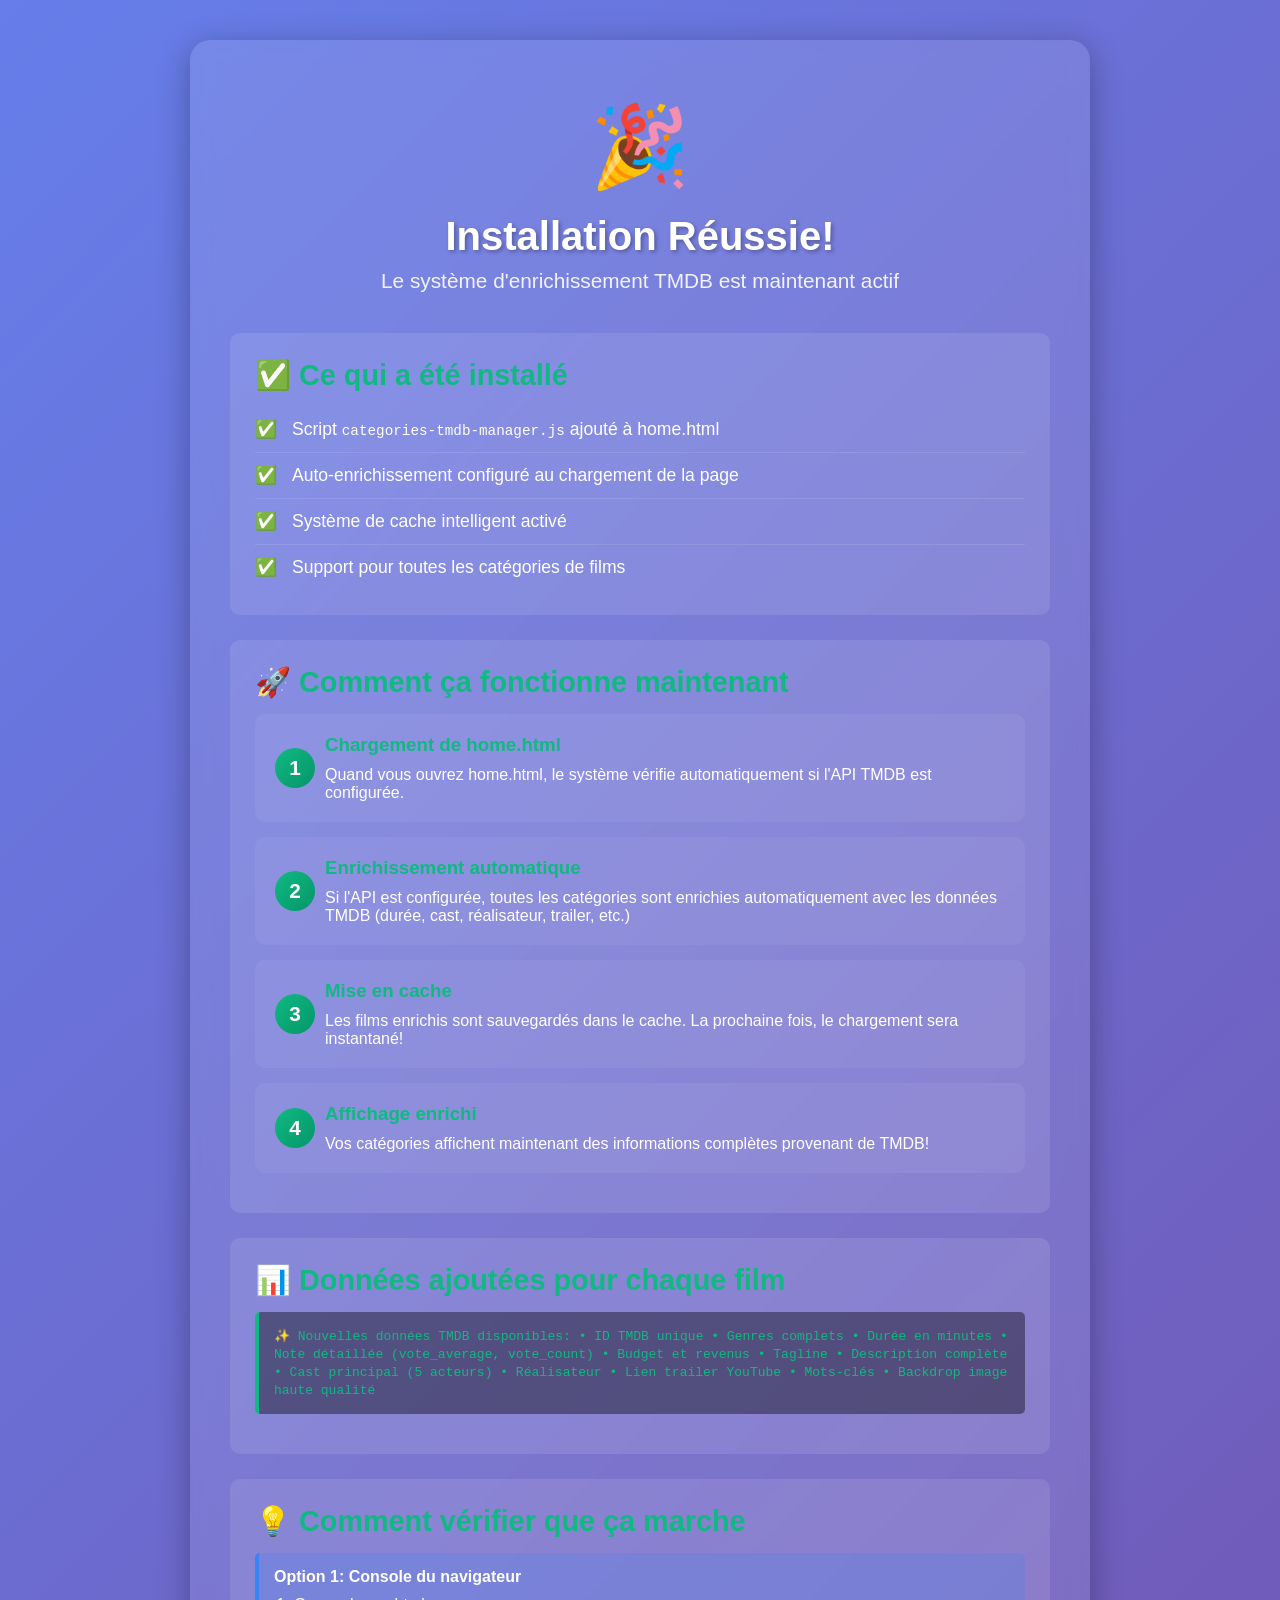
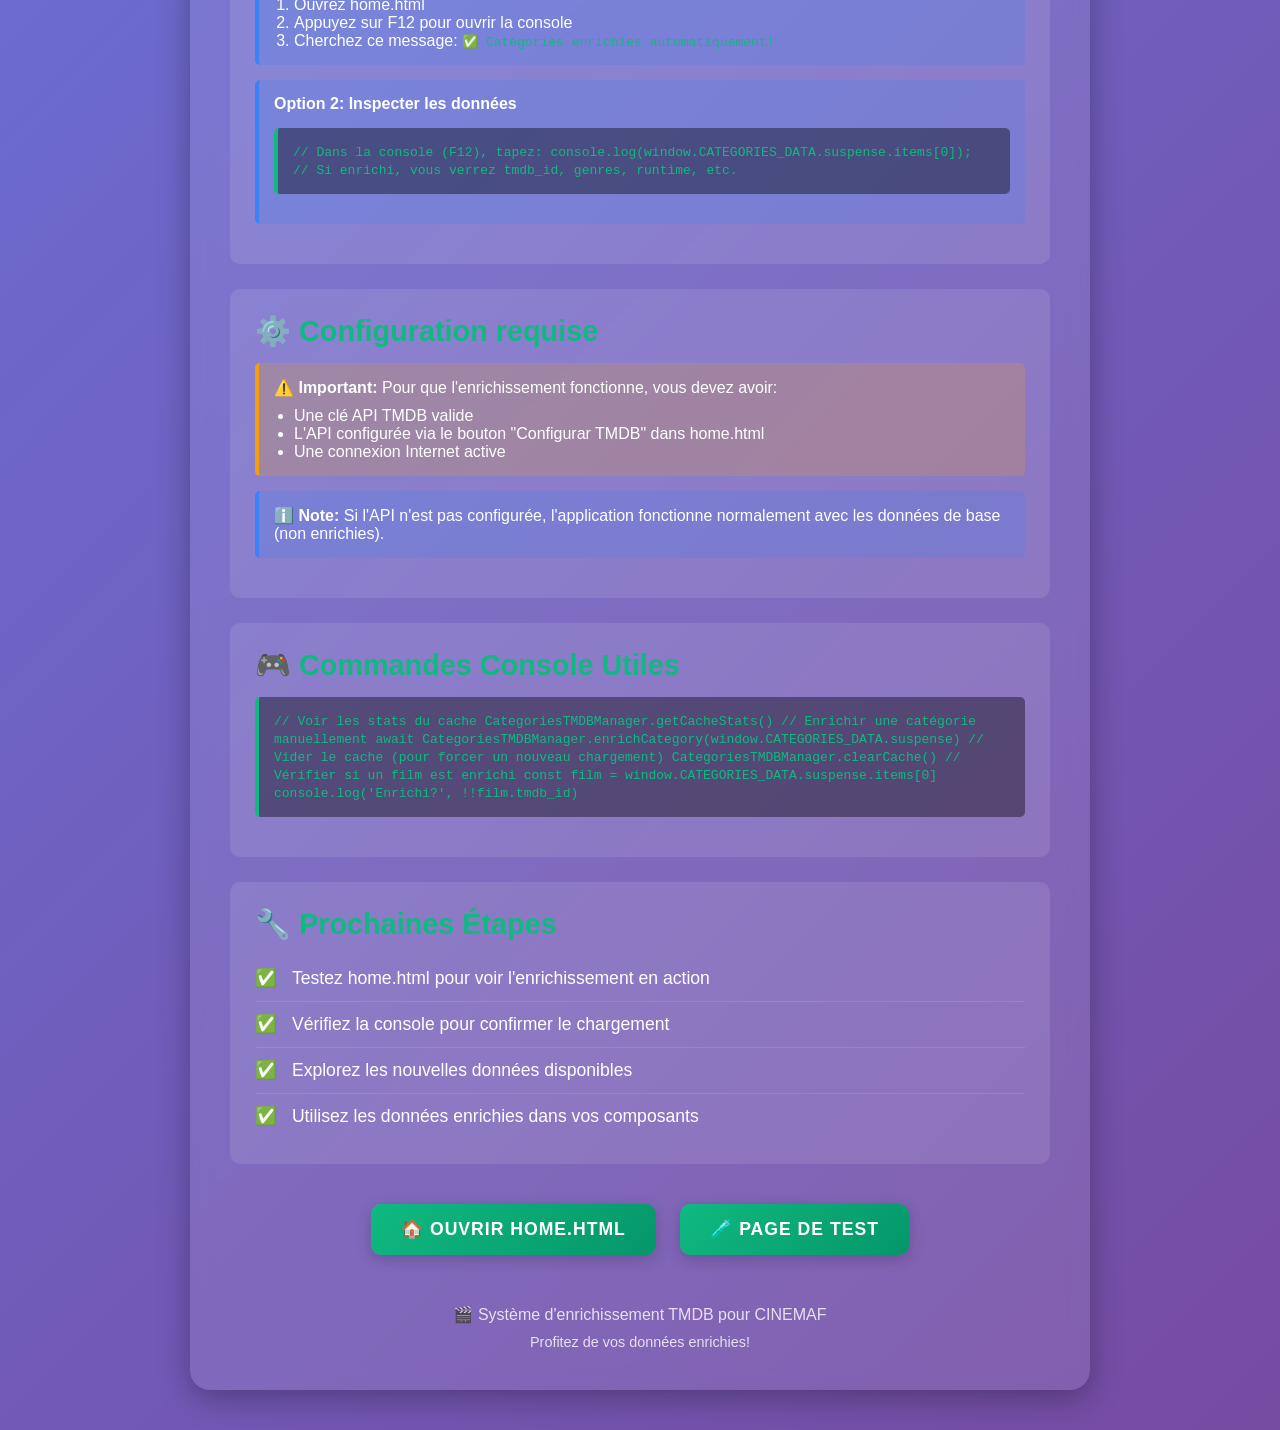
<file: installation-success.html>
<!DOCTYPE html>
<html lang="pt-br">
<head>
    <meta charset="UTF-8">
    <meta name="viewport" content="width=device-width, initial-scale=1.0">
    <title>✅ Installation Réussie - TMDB Enrichment</title>
    <style>
        * {
            margin: 0;
            padding: 0;
            box-sizing: border-box;
        }
        
        body {
            font-family: 'Segoe UI', Tahoma, Geneva, Verdana, sans-serif;
            background: linear-gradient(135deg, #667eea 0%, #764ba2 100%);
            color: white;
            padding: 40px 20px;
            min-height: 100vh;
        }
        
        .container {
            max-width: 900px;
            margin: 0 auto;
            background: rgba(255, 255, 255, 0.1);
            backdrop-filter: blur(10px);
            border-radius: 20px;
            padding: 40px;
            box-shadow: 0 8px 32px rgba(0, 0, 0, 0.3);
        }
        
        h1 {
            font-size: 2.5em;
            text-align: center;
            margin-bottom: 10px;
            text-shadow: 2px 2px 4px rgba(0, 0, 0, 0.3);
        }
        
        .success-icon {
            text-align: center;
            font-size: 5em;
            margin: 20px 0;
            animation: bounce 1s ease infinite;
        }
        
        @keyframes bounce {
            0%, 100% { transform: translateY(0); }
            50% { transform: translateY(-20px); }
        }
        
        .subtitle {
            text-align: center;
            font-size: 1.3em;
            margin-bottom: 40px;
            opacity: 0.9;
        }
        
        .section {
            background: rgba(255, 255, 255, 0.1);
            border-radius: 10px;
            padding: 25px;
            margin-bottom: 25px;
        }
        
        .section h2 {
            font-size: 1.8em;
            margin-bottom: 15px;
            color: #10b981;
        }
        
        .check-list {
            list-style: none;
            padding: 0;
        }
        
        .check-list li {
            padding: 12px 0;
            border-bottom: 1px solid rgba(255, 255, 255, 0.1);
            font-size: 1.1em;
        }
        
        .check-list li:last-child {
            border-bottom: none;
        }
        
        .check-list li::before {
            content: '✅ ';
            margin-right: 10px;
        }
        
        .code-block {
            background: rgba(0, 0, 0, 0.4);
            border-left: 4px solid #10b981;
            padding: 15px;
            border-radius: 5px;
            font-family: 'Courier New', monospace;
            margin: 15px 0;
            overflow-x: auto;
        }
        
        .code-block code {
            color: #10b981;
        }
        
        .warning {
            background: rgba(245, 158, 11, 0.2);
            border-left: 4px solid #f59e0b;
            padding: 15px;
            border-radius: 5px;
            margin: 15px 0;
        }
        
        .info {
            background: rgba(59, 130, 246, 0.2);
            border-left: 4px solid #3b82f6;
            padding: 15px;
            border-radius: 5px;
            margin: 15px 0;
        }
        
        .btn {
            display: inline-block;
            padding: 15px 30px;
            background: linear-gradient(135deg, #10b981 0%, #059669 100%);
            color: white;
            text-decoration: none;
            border-radius: 10px;
            font-weight: 600;
            text-transform: uppercase;
            letter-spacing: 1px;
            transition: all 0.3s ease;
            border: none;
            cursor: pointer;
            font-size: 1.1em;
            margin: 10px;
            box-shadow: 0 4px 15px rgba(0, 0, 0, 0.2);
        }
        
        .btn:hover {
            transform: translateY(-2px);
            box-shadow: 0 6px 20px rgba(0, 0, 0, 0.3);
        }
        
        .btn-group {
            text-align: center;
            margin-top: 30px;
        }
        
        .steps {
            counter-reset: step-counter;
        }
        
        .step {
            background: rgba(255, 255, 255, 0.05);
            padding: 20px;
            margin-bottom: 15px;
            border-radius: 10px;
            counter-increment: step-counter;
            position: relative;
            padding-left: 70px;
        }
        
        .step::before {
            content: counter(step-counter);
            position: absolute;
            left: 20px;
            top: 50%;
            transform: translateY(-50%);
            width: 40px;
            height: 40px;
            background: linear-gradient(135deg, #10b981 0%, #059669 100%);
            border-radius: 50%;
            display: flex;
            align-items: center;
            justify-content: center;
            font-weight: 700;
            font-size: 1.3em;
        }
        
        .step h3 {
            margin-bottom: 10px;
            color: #10b981;
        }
    </style>
</head>
<body>
    <div class="container">
        <div class="success-icon">🎉</div>
        <h1>Installation Réussie!</h1>
        <p class="subtitle">Le système d'enrichissement TMDB est maintenant actif</p>
        
        <div class="section">
            <h2>✅ Ce qui a été installé</h2>
            <ul class="check-list">
                <li>Script <code>categories-tmdb-manager.js</code> ajouté à home.html</li>
                <li>Auto-enrichissement configuré au chargement de la page</li>
                <li>Système de cache intelligent activé</li>
                <li>Support pour toutes les catégories de films</li>
            </ul>
        </div>
        
        <div class="section">
            <h2>🚀 Comment ça fonctionne maintenant</h2>
            
            <div class="steps">
                <div class="step">
                    <h3>Chargement de home.html</h3>
                    <p>Quand vous ouvrez home.html, le système vérifie automatiquement si l'API TMDB est configurée.</p>
                </div>
                
                <div class="step">
                    <h3>Enrichissement automatique</h3>
                    <p>Si l'API est configurée, toutes les catégories sont enrichies automatiquement avec les données TMDB (durée, cast, réalisateur, trailer, etc.)</p>
                </div>
                
                <div class="step">
                    <h3>Mise en cache</h3>
                    <p>Les films enrichis sont sauvegardés dans le cache. La prochaine fois, le chargement sera instantané!</p>
                </div>
                
                <div class="step">
                    <h3>Affichage enrichi</h3>
                    <p>Vos catégories affichent maintenant des informations complètes provenant de TMDB!</p>
                </div>
            </div>
        </div>
        
        <div class="section">
            <h2>📊 Données ajoutées pour chaque film</h2>
            <div class="code-block">
<code>✨ Nouvelles données TMDB disponibles:
• ID TMDB unique
• Genres complets
• Durée en minutes
• Note détaillée (vote_average, vote_count)
• Budget et revenus
• Tagline
• Description complète
• Cast principal (5 acteurs)
• Réalisateur
• Lien trailer YouTube
• Mots-clés
• Backdrop image haute qualité</code>
            </div>
        </div>
        
        <div class="section">
            <h2>💡 Comment vérifier que ça marche</h2>
            
            <div class="info">
                <strong>Option 1: Console du navigateur</strong>
                <ol style="margin: 10px 0 0 20px;">
                    <li>Ouvrez home.html</li>
                    <li>Appuyez sur F12 pour ouvrir la console</li>
                    <li>Cherchez ce message: <code style="color: #10b981;">✅ Catégories enrichies automatiquement!</code></li>
                </ol>
            </div>
            
            <div class="info" style="margin-top: 15px;">
                <strong>Option 2: Inspecter les données</strong>
                <div class="code-block">
<code>// Dans la console (F12), tapez:
console.log(window.CATEGORIES_DATA.suspense.items[0]);

// Si enrichi, vous verrez tmdb_id, genres, runtime, etc.
</code>
                </div>
            </div>
        </div>
        
        <div class="section">
            <h2>⚙️ Configuration requise</h2>
            
            <div class="warning">
                <strong>⚠️ Important:</strong> Pour que l'enrichissement fonctionne, vous devez avoir:
                <ul style="margin: 10px 0 0 20px;">
                    <li>Une clé API TMDB valide</li>
                    <li>L'API configurée via le bouton "Configurar TMDB" dans home.html</li>
                    <li>Une connexion Internet active</li>
                </ul>
            </div>
            
            <div class="info">
                <strong>ℹ️ Note:</strong> Si l'API n'est pas configurée, l'application fonctionne normalement avec les données de base (non enrichies).
            </div>
        </div>
        
        <div class="section">
            <h2>🎮 Commandes Console Utiles</h2>
            <div class="code-block">
<code>// Voir les stats du cache
CategoriesTMDBManager.getCacheStats()

// Enrichir une catégorie manuellement
await CategoriesTMDBManager.enrichCategory(window.CATEGORIES_DATA.suspense)

// Vider le cache (pour forcer un nouveau chargement)
CategoriesTMDBManager.clearCache()

// Vérifier si un film est enrichi
const film = window.CATEGORIES_DATA.suspense.items[0]
console.log('Enrichi?', !!film.tmdb_id)
</code>
            </div>
        </div>
        
        <div class="section">
            <h2>🔧 Prochaines Étapes</h2>
            <ul class="check-list">
                <li>Testez home.html pour voir l'enrichissement en action</li>
                <li>Vérifiez la console pour confirmer le chargement</li>
                <li>Explorez les nouvelles données disponibles</li>
                <li>Utilisez les données enrichies dans vos composants</li>
            </ul>
        </div>
        
        <div class="btn-group">
            <a href="home.html" class="btn">🏠 Ouvrir Home.html</a>
            <a href="test-categories-enriched.html" class="btn">🧪 Page de Test</a>
        </div>
        
        <div style="text-align: center; margin-top: 40px; opacity: 0.8;">
            <p>🎬 Système d'enrichissement TMDB pour CINEMAF</p>
            <p style="font-size: 0.9em; margin-top: 10px;">Profitez de vos données enrichies!</p>
        </div>
    </div>
</body>
</html>
</file>
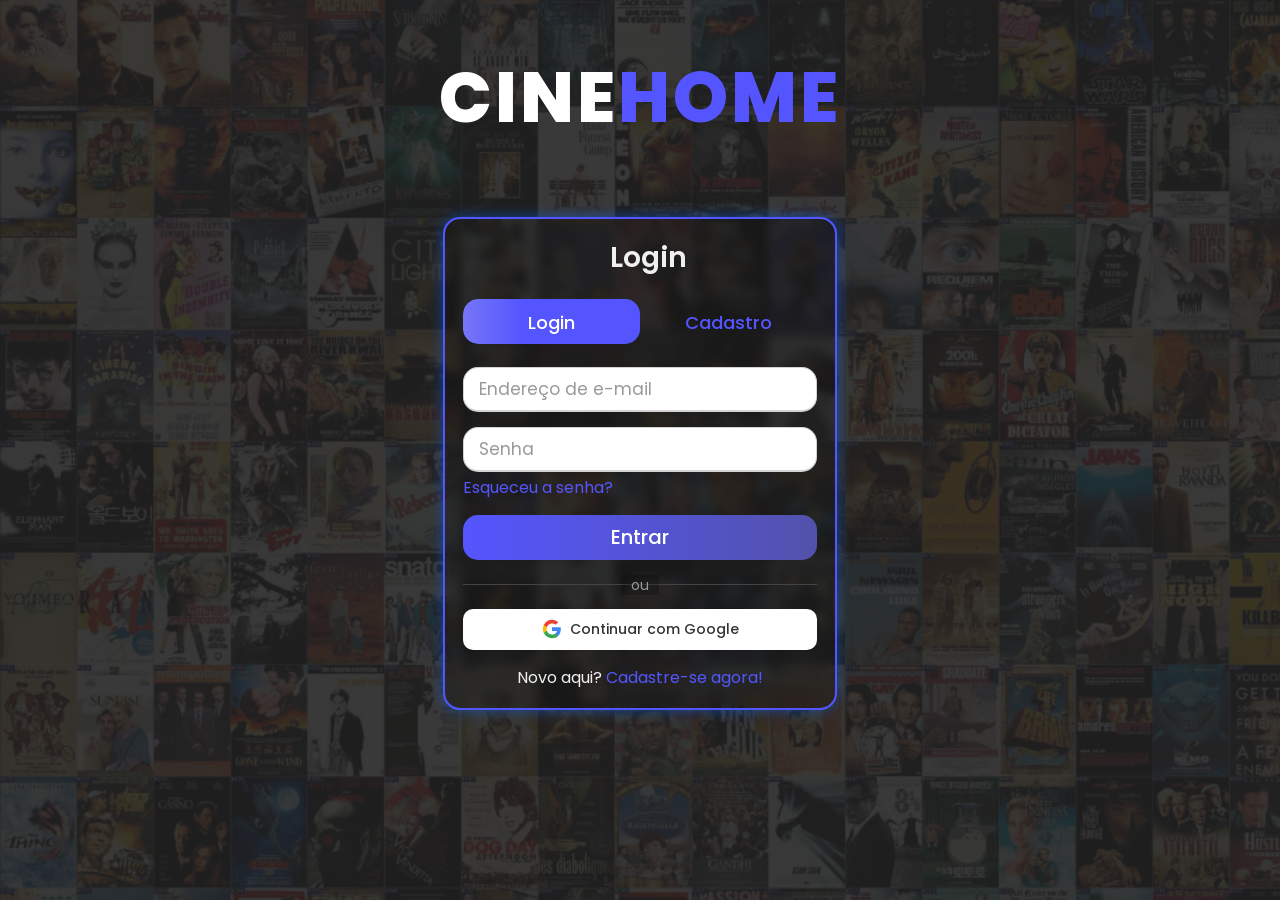
<file: login.html>
<!DOCTYPE html>
<html lang="pt-BR">
<head>
  <meta charset="UTF-8">
  <meta name="viewport" content="width=device-width, initial-scale=1.0">
  <title>CINEHOME - Seu cinema em casa!</title>
  <link rel="icon" href="./imagens/icon.png">
  <!-- CSS -->
  <link rel="stylesheet" href="layout.css">
  <link rel="stylesheet" href="notifications.css">
</head>
<body>
<h1 class="site-title">
  <span class="cine">CINE</span><span class="home">HOME</span>
</h1>
  <div class="wrapper">
    <div class="title-text">
      <div class="title login">Login</div>
      <div class="title signup">Cadastre-se já!</div>
    </div>

    <div class="form-container">
      <div class="slide-controls">
        <input type="radio" name="slide" id="login" checked>
        <input type="radio" name="slide" id="signup">
        <label for="login" class="slide login">Login</label>
        <label for="signup" class="slide signup">Cadastro</label>
        <div class="slider-tab"></div>
      </div>

      <div class="form-inner">
        <!-- Formulaire de LOGIN modifié -->
        <form id="loginForm" class="login">
          <div class="field">
            <input type="email" id="loginEmail" placeholder="Endereço de e-mail" required>
          </div>
          <div class="field">
            <input type="password" id="loginPassword" placeholder="Senha" required>
          </div>
          <div class="pass-link"><a href="#">Esqueceu a senha?</a></div>
          <div class="field btn">
            <div class="btn-layer"></div>
            <button type="submit" class="submit-btn">
              <span class="btn-text">Entrar</span>
              <span class="btn-loader" style="display: none;">
                <svg class="spinner" viewBox="0 0 50 50">
                  <circle class="path" cx="25" cy="25" r="20" fill="none" stroke-width="5"></circle>
                </svg>
              </span>
            </button>
          </div>
          
          <!-- Divider -->
          <div class="oauth-divider">
            <span>ou</span>
          </div>
          
          <!-- Google OAuth Button -->
          <button type="button" id="googleLoginBtn" class="oauth-btn google-btn">
            <svg width="20" height="20" viewBox="0 0 24 24">
              <path fill="#4285F4" d="M22.56 12.25c0-.78-.07-1.53-.2-2.25H12v4.26h5.92c-.26 1.37-1.04 2.53-2.21 3.31v2.77h3.57c2.08-1.92 3.28-4.74 3.28-8.09z"/>
              <path fill="#34A853" d="M12 23c2.97 0 5.46-.98 7.28-2.66l-3.57-2.77c-.98.66-2.23 1.06-3.71 1.06-2.86 0-5.29-1.93-6.16-4.53H2.18v2.84C3.99 20.53 7.7 23 12 23z"/>
              <path fill="#FBBC05" d="M5.84 14.09c-.22-.66-.35-1.36-.35-2.09s.13-1.43.35-2.09V7.07H2.18C1.43 8.55 1 10.22 1 12s.43 3.45 1.18 4.93l2.85-2.22.81-.62z"/>
              <path fill="#EA4335" d="M12 5.38c1.62 0 3.06.56 4.21 1.64l3.15-3.15C17.45 2.09 14.97 1 12 1 7.7 1 3.99 3.47 2.18 7.07l3.66 2.84c.87-2.6 3.3-4.53 6.16-4.53z"/>
            </svg>
            Continuar com Google
          </button>
          
          <div class="signup-link">Novo aqui? <a href="#">Cadastre-se agora!</a></div>
        </form>

        <!-- Formulaire de CADASTRO modifié -->
        <form id="signupForm" class="signup">
          <div class="field">
            <input type="email" id="signupEmail" placeholder="Endereço de e-mail" required>
          </div>
          <div class="field">
            <input type="password" id="signupPassword" placeholder="Senha" required>
          </div>
          <div class="field">
            <input type="password" id="confirmPassword" placeholder="Confirme sua senha" required>
          </div>
          <div class="field btn">
            <div class="btn-layer"></div>
            <button type="submit" class="submit-btn">
              <span class="btn-text">Cadastre-se</span>
              <span class="btn-loader" style="display: none;">
                <svg class="spinner" viewBox="0 0 50 50">
                  <circle class="path" cx="25" cy="25" r="20" fill="none" stroke-width="5"></circle>
                </svg>
              </span>
            </button>
          </div>
          
          <!-- Divider -->
          <div class="oauth-divider">
            <span>ou</span>
          </div>
          
          <!-- Google OAuth Button -->
          <button type="button" id="googleSignupBtn" class="oauth-btn google-btn">
            <svg width="20" height="20" viewBox="0 0 24 24">
              <path fill="#4285F4" d="M22.56 12.25c0-.78-.07-1.53-.2-2.25H12v4.26h5.92c-.26 1.37-1.04 2.53-2.21 3.31v2.77h3.57c2.08-1.92 3.28-4.74 3.28-8.09z"/>
              <path fill="#34A853" d="M12 23c2.97 0 5.46-.98 7.28-2.66l-3.57-2.77c-.98.66-2.23 1.06-3.71 1.06-2.86 0-5.29-1.93-6.16-4.53H2.18v2.84C3.99 20.53 7.7 23 12 23z"/>
              <path fill="#FBBC05" d="M5.84 14.09c-.22-.66-.35-1.36-.35-2.09s.13-1.43.35-2.09V7.07H2.18C1.43 8.55 1 10.22 1 12s.43 3.45 1.18 4.93l2.85-2.22.81-.62z"/>
              <path fill="#EA4335" d="M12 5.38c1.62 0 3.06.56 4.21 1.64l3.15-3.15C17.45 2.09 14.97 1 12 1 7.7 1 3.99 3.47 2.18 7.07l3.66 2.84c.87-2.6 3.3-4.53 6.16-4.53z"/>
            </svg>
            Cadastrar com Google
          </button>
        </form>

        <!-- Formulaire de récupération de mot de passe -->
        <form id="forgotPasswordForm" class="forgot-password" style="display: none;">
          <div class="field">
            <input type="email" id="forgotEmail" placeholder="Digite seu e-mail" required>
          </div>
          <div class="field btn">
            <div class="btn-layer"></div>
            <button type="submit" class="submit-btn">
              <span class="btn-text">Enviar código</span>
              <span class="btn-loader" style="display: none;">
                <svg class="spinner" viewBox="0 0 50 50">
                  <circle class="path" cx="25" cy="25" r="20" fill="none" stroke-width="5"></circle>
                </svg>
              </span>
            </button>
          </div>
          
          <!-- Divider -->
          <div style="text-align: center; margin: 20px 0; color: #999; position: relative;">
            <span style="background: rgba(0,0,0,0.2); padding: 0 10px; position: relative; z-index: 1;">ou recuperar com</span>
            <div style="position: absolute; top: 50%; left: 0; right: 0; height: 1px; background: #444;"></div>
          </div>
          
          <!-- OAuth Button (Google only) -->
          <button type="button" id="googleResetBtn" class="oauth-btn google-btn" style="width: 100%; padding: 12px; border: none; border-radius: 10px; cursor: pointer; font-weight: 500; background: #fff; color: #333; display: flex; align-items: center; justify-content: center; gap: 8px; transition: all 0.3s; margin-top: 15px;">
            <svg width="20" height="20" viewBox="0 0 24 24">
              <path fill="#4285F4" d="M22.56 12.25c0-.78-.07-1.53-.2-2.25H12v4.26h5.92c-.26 1.37-1.04 2.53-2.21 3.31v2.77h3.57c2.08-1.92 3.28-4.74 3.28-8.09z"/>
              <path fill="#34A853" d="M12 23c2.97 0 5.46-.98 7.28-2.66l-3.57-2.77c-.98.66-2.23 1.06-3.71 1.06-2.86 0-5.29-1.93-6.16-4.53H2.18v2.84C3.99 20.53 7.7 23 12 23z"/>
              <path fill="#FBBC05" d="M5.84 14.09c-.22-.66-.35-1.36-.35-2.09s.13-1.43.35-2.09V7.07H2.18C1.43 8.55 1 10.22 1 12s.43 3.45 1.18 4.93l2.85-2.22.81-.62z"/>
              <path fill="#EA4335" d="M12 5.38c1.62 0 3.06.56 4.21 1.64l3.15-3.15C17.45 2.09 14.97 1 12 1 7.7 1 3.99 3.47 2.18 7.07l3.66 2.84c.87-2.6 3.3-4.53 6.16-4.53z"/>
            </svg>
            Continuar com Google
          </button>
          
          <div class="back-link" style="margin-top: 15px;"><a href="#" id="backToLogin">Voltar ao login</a></div>
        </form>

        <!-- Formulaire de vérification du code -->
        <form id="verifyCodeForm" class="verify-code" style="display: none;">
          <div class="field">
            <input type="text" id="verificationCode" placeholder="Digite o código recebido" required maxlength="6">
          </div>
          <div class="field">
            <input type="password" id="newPassword" placeholder="Nova senha" required>
          </div>
          <div class="field">
            <input type="password" id="confirmNewPassword" placeholder="Confirme a nova senha" required>
          </div>
          <div class="field btn">
            <div class="btn-layer"></div>
            <button type="submit" class="submit-btn">
              <span class="btn-text">Redefinir senha</span>
              <span class="btn-loader" style="display: none;">
                <svg class="spinner" viewBox="0 0 50 50">
                  <circle class="path" cx="25" cy="25" r="20" fill="none" stroke-width="5"></circle>
                </svg>
              </span>
            </button>
          </div>
          <div class="back-link"><a href="#" id="backToForgot">Voltar</a></div>
        </form>
      </div>
    </div>
  </div>

  <!-- Message d'erreur/succès -->
  <div id="messageContainer" class="message-container"></div>

  <script src="notifications.js"></script>
  <script src="auth.js"></script>
  <script src="auto-config-tmdb.js"></script>
  <script>
    // Se já estiver autenticado, redireciona para seleção de perfil
    if (auth.isAuthenticated()) {
      console.log('✅ Usuário já autenticado, redirecionando para seleção de perfil...');
      window.location.href = 'profil.html';
    }

    // Gérer les erreurs OAuth dans l'URL
    const urlParams = new URLSearchParams(window.location.search);
    const oauthError = urlParams.get('error');
    const userEmail = urlParams.get('email');

    if (oauthError) {
      let errorMessage = '';
      
      switch(oauthError) {
        case 'no_code':
          errorMessage = 'Erro ao conectar com Google. Tente novamente.';
          break;
        case 'no_token':
          errorMessage = 'Falha na autenticação com Google. Tente novamente.';
          break;
        case 'no_email':
          errorMessage = 'Não foi possível obter seu email do Google.';
          break;
        case 'user_not_found':
          errorMessage = `Conta não encontrada. Por favor, cadastre-se primeiro.${userEmail ? ' (' + userEmail + ')' : ''}`;
          break;
        case 'oauth_failed':
          errorMessage = 'Falha na autenticação com Google. Verifique suas credenciais.';
          break;
        default:
          errorMessage = 'Erro desconhecido durante a autenticação.';
      }
      
      if (typeof notify !== 'undefined') {
        notify.error('Erro OAuth', errorMessage);
      } else {
        alert(errorMessage);
      }
      
      // Nettoyer l'URL
      window.history.replaceState({}, document.title, window.location.pathname);
    }
  </script>
  <script src="config.js"></script>
  <script src="main.js"></script>
</body>
</html>
</file>
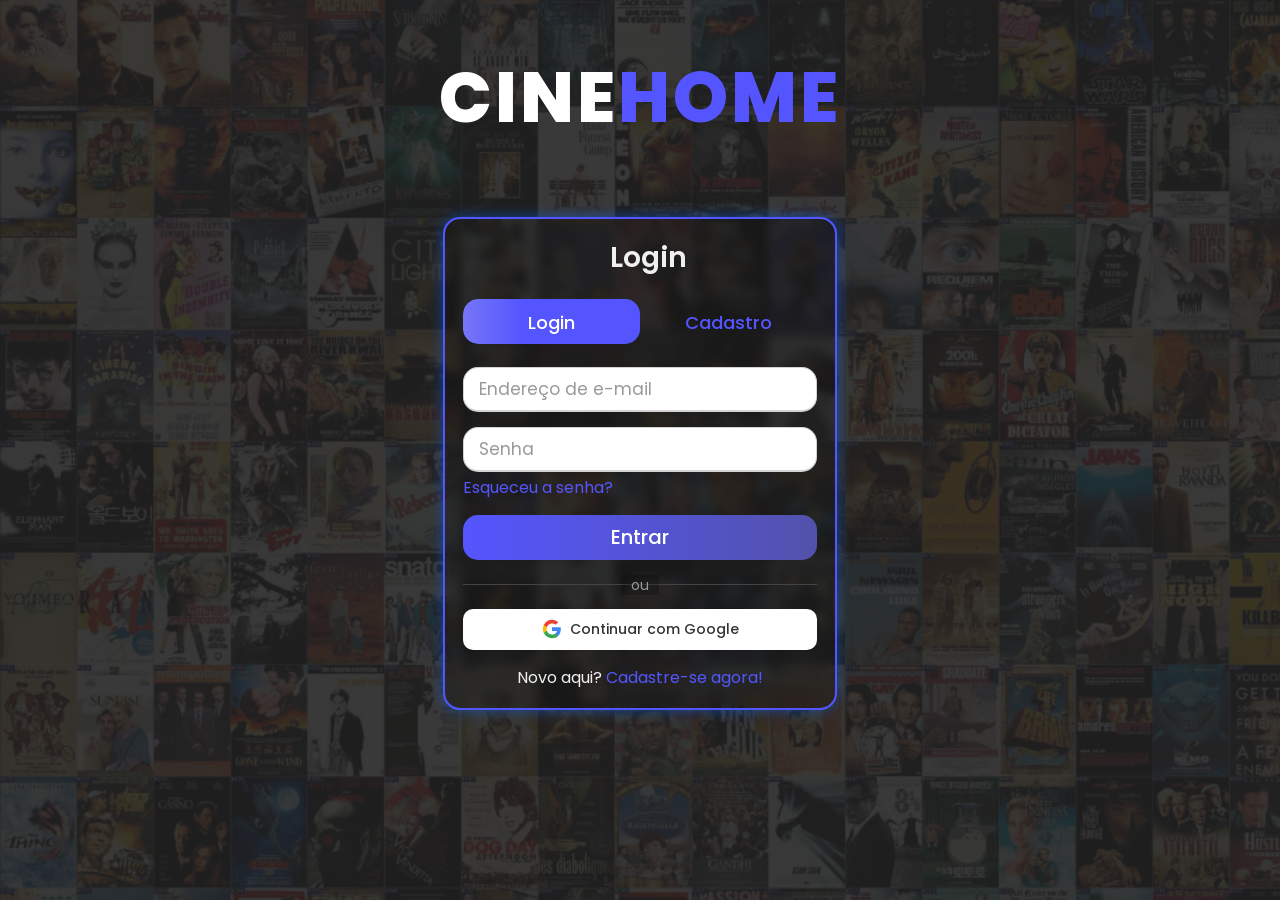
<file: movie-details.html>
<!DOCTYPE html>
<html lang="pt-br">
<head>
    <meta charset="UTF-8">
    <meta name="viewport" content="width=device-width, initial-scale=1.0">
    <link rel="icon" type="image/png" href="img/favicon.ico"/>
    <title>Detalhes do Filme | CineHome</title>
    <link rel="stylesheet" href="style.css">
    <link href="https://fonts.googleapis.com/css2?family=Poppins:wght@600&display=swap" rel="stylesheet">
    <link rel="stylesheet" href="footer-content.css">
    <link rel="stylesheet" href="search-results.css">
    <link rel="stylesheet" href="profile-menu.css">
    <link rel="stylesheet" href="notifications.css">
    <link rel="stylesheet" href="confirm-modal.css">
    <link rel="stylesheet" href="movie-details.css">
    <link rel="stylesheet" href="favoritos.css">
</head>
<body>

<!-- Container principal -->
<div class="container">
    <!-- Cabeçalho (mesmo de home.html) -->
    <div class="site-header" role="banner" aria-label="Cabeçalho">
        <a href="home.html" class="brand-logo" aria-label="CineHome - Página inicial">
          <span class="brand-part brand-part-cine">CINE</span><span class="brand-part brand-part-home">HOME</span>
        </a>
        
        <!-- Barra de pesquisa -->
        <div class="search-container">
            <input type="text" class="search-input" placeholder="Pesquisar filmes..." aria-label="Pesquisar filmes">
            <button class="search-button" aria-label="Buscar">
                <svg width="20" height="20" viewBox="0 0 24 24" fill="none" stroke="currentColor" stroke-width="2">
                    <circle cx="11" cy="11" r="8"></circle>
                    <path d="m21 21-4.35-4.35"></path>
                </svg>
            </button>
        </div>
        
        <div class="header-actions">
          <!-- Favoritos Menu -->
          <div class="favoritos-menu-container">
            <button class="favoritos-btn" id="favoritos-btn" aria-label="Meus Favoritos">
                <style>
                .heart-icon path {
                    fill: none;
                    stroke: white;
                    stroke-width: 1.8;
                    transition: fill 0.25s ease, stroke 0.25s ease;
                }
                .heart-icon:hover path {
                    fill: white;
                    stroke: white;
                }
                </style>
                <svg class="heart-icon" viewBox="0 0 24 24" width="26" height="26" xmlns="http://www.w3.org/2000/svg"> <path d="M12 21.35l-1.45-1.32C5.4 15.36 2 12.28 2 8.5 2 5.42 4.42 3 7.5 3 c1.74 0 3.41 0.81 4.5 2.09 C13.09 3.81 14.76 3 16.5 3 19.58 3 22 5.42 22 8.5 c0 3.78-3.4 6.86-8.55 11.54L12 21.35z"/> </svg>
              <span class="favoritos-count" id="favoritos-count">0</span>
            </button>
          </div>
          
          <!-- Profile Menu -->
          <div class="profile-menu-container">
            <button class="profile-avatar-btn" id="profile-avatar-btn" aria-label="Menu de perfil">
              <img src="imagens/avatar-01.svg" alt="Avatar do usuário" class="profile-avatar-img" id="profile-avatar-img">
              <svg class="profile-dropdown-arrow" width="12" height="12" viewBox="0 0 24 24" fill="none" stroke="currentColor" stroke-width="3">
                <polyline points="6 9 12 15 18 9"></polyline>
              </svg>
            </button>
            
            <!-- Dropdown Menu -->
            <div class="profile-dropdown" id="profile-dropdown" aria-hidden="true">
              <div class="profile-list">
                <button class="profile-item" data-profile="01">
                  <img src="imagens/avatar-01.svg" alt="Perfil 01" class="profile-item-img">
                  <span class="profile-item-number">01</span>
                </button>
                <button class="profile-item" data-profile="02">
                  <img src="imagens/avatar-02.svg" alt="Perfil 02" class="profile-item-img">
                  <span class="profile-item-number">02</span>
                </button>
                <button class="profile-item" data-profile="03">
                  <img src="imagens/avatar-03.svg" alt="Perfil 03" class="profile-item-img">
                  <span class="profile-item-number">03</span>
                </button>
                <button class="profile-item" data-profile="04">
                  <img src="imagens/avatar-04.svg" alt="Perfil 04" class="profile-item-img">
                  <span class="profile-item-number">04</span>
                </button>
                <button class="profile-item" data-profile="05">
                  <img src="imagens/avatar-05.svg" alt="Perfil 05" class="profile-item-img">
                  <span class="profile-item-number">05</span>
                </button>
              </div>
              
              <div class="profile-divider"></div>
              
              <div class="profile-options">
                <button class="profile-option" id="manage-profiles">
                  <svg class="profile-option-icon" width="24" height="24" viewBox="0 0 24 24" fill="none" stroke="currentColor" stroke-width="2">
                    <path d="M11 4H4a2 2 0 0 0-2 2v14a2 2 0 0 0 2 2h14a2 2 0 0 0 2-2v-7"></path>
                    <path d="M18.5 2.5a2.121 2.121 0 0 1 3 3L12 15l-4 1 1-4 9.5-9.5z"></path>
                  </svg>
                  <span>Gerenciar perfis</span>
                </button>
                
                <button class="profile-option" id="exit-profile">
                  <svg class="profile-option-icon" width="24" height="24" viewBox="0 0 24 24" fill="none" stroke="currentColor" stroke-width="2">
                    <path d="M9 21H5a2 2 0 0 1-2-2V5a2 2 0 0 1 2-2h4"></path>
                    <polyline points="16 17 21 12 16 7"></polyline>
                    <line x1="21" y1="12" x2="9" y2="12"></line>
                  </svg>
                  <span>Sair do perfil</span>
                </button>
                
                <button class="profile-option" id="account-settings">
                  <svg class="profile-option-icon" width="24" height="24" viewBox="0 0 24 24" fill="none" stroke="currentColor" stroke-width="2">
                    <path d="M20 21v-2a4 4 0 0 0-4-4H8a4 4 0 0 0-4 4v2"></path>
                    <circle cx="12" cy="7" r="4"></circle>
                  </svg>
                  <span>Conta</span>
                </button>
                
                <button class="profile-option" id="help-center">
                  <svg class="profile-option-icon" width="24" height="24" viewBox="0 0 24 24" fill="none" stroke="currentColor" stroke-width="2">
                    <circle cx="12" cy="12" r="10"></circle>
                    <path d="M9.09 9a3 3 0 0 1 5.83 1c0 2-3 3-3 3"></path>
                    <line x1="12" y1="17" x2="12.01" y2="17"></line>
                  </svg>
                  <span>Assistente Virtual <sup style="background: #EF4444; color: white; padding: 2px 6px; border-radius: 4px; font-size: 10px; font-weight: 700; margin-left: 6px;">NOVO</sup></span>
                </button>
              </div>
              
              <div class="profile-divider"></div>
              
              <div class="profile-logout">
                <button class="profile-logout-btn" id="btn-logout">
                  <span>Sair da CINEHOME</span>
                </button>
              </div>
            </div>
          </div>
          
          <button id="btn-open-settings" class="btn btn-secondary btn-settings">
            Configurar TMDB
          </button>
        </div>
    </div>

    <!-- Hero Banner com Vídeo -->
    <div class="movie-hero">
        <div class="movie-hero-backdrop">
            <img id="movie-backdrop" src="" alt="Backdrop do filme">
            <div class="movie-hero-gradient"></div>
        </div>
        
        <div class="movie-hero-content">
            <div class="movie-poster-container">
                <img id="movie-poster" src="" alt="Poster do filme" class="movie-poster">
                <button class="play-trailer-btn" id="play-trailer-btn">
                    <svg width="24" height="24" viewBox="0 0 24 24" fill="currentColor">
                        <path d="M8 5v14l11-7z"/>
                    </svg>
                    <span>2:18</span>
                </button>
            </div>
            
            <div class="movie-info-main">
                <h1 class="movie-title-main" id="movie-title"></h1>
                <div class="movie-meta">
                    <span class="movie-rating-badge" id="movie-rating-badge">R</span>
                    <span class="movie-status" id="movie-status">Now Playing</span>
                    <span class="movie-duration" id="movie-duration">1h 58m</span>
                    <span class="movie-genres" id="movie-genres">Mystery & Thriller</span>
                </div>
                
                <button class="add-watchlist-btn" id="add-watchlist-btn" aria-label="Adicionar aos favoritos">
                    <svg width="24" height="24" viewBox="0 0 24 24" fill="none" stroke="currentColor" stroke-width="2">
                        <path d="M12 21.35l-1.45-1.32C5.4 15.36 2 12.28 2 8.5 2 5.42 4.42 3 7.5 3c1.74 0 3.41.81 4.5 2.09C13.09 3.81 14.76 3 16.5 3 19.58 3 22 5.42 22 8.5c0 3.78-3.4 6.86-8.55 11.54L12 21.35z"/>
                    </svg>
                </button>
            </div>
        </div>
    </div>

    <!-- Seção de Avaliações -->
    <div class="ratings-section">
        <div class="rating-card star-rating">
            <div class="rating-content-star">
                <div class="rating-label">Avaliação</div>
                <div class="stars-container" id="stars-container">
                    <svg class="star" width="40" height="40" viewBox="0 0 24 24" fill="#FFD700">
                        <path d="M12 2l3.09 6.26L22 9.27l-5 4.87 1.18 6.88L12 17.77l-6.18 3.25L7 14.14 2 9.27l6.91-1.01L12 2z"/>
                    </svg>
                    <svg class="star" width="40" height="40" viewBox="0 0 24 24" fill="#FFD700">
                        <path d="M12 2l3.09 6.26L22 9.27l-5 4.87 1.18 6.88L12 17.77l-6.18 3.25L7 14.14 2 9.27l6.91-1.01L12 2z"/>
                    </svg>
                    <svg class="star" width="40" height="40" viewBox="0 0 24 24" fill="#FFD700">
                        <path d="M12 2l3.09 6.26L22 9.27l-5 4.87 1.18 6.88L12 17.77l-6.18 3.25L7 14.14 2 9.27l6.91-1.01L12 2z"/>
                    </svg>
                    <svg class="star" width="40" height="40" viewBox="0 0 24 24" fill="#FFD700">
                        <path d="M12 2l3.09 6.26L22 9.27l-5 4.87 1.18 6.88L12 17.77l-6.18 3.25L7 14.14 2 9.27l6.91-1.01L12 2z"/>
                    </svg>
                    <svg class="star" width="40" height="40" viewBox="0 0 24 24" fill="#FFD700">
                        <path d="M12 2l3.09 6.26L22 9.27l-5 4.87 1.18 6.88L12 17.77l-6.18 3.25L7 14.14 2 9.27l6.91-1.01L12 2z"/>
                    </svg>
                </div>
                <div class="rating-score-text" id="rating-score-text">8.5/10</div>
                <div class="rating-count" id="rating-count">Baseado em 1.234 avaliações</div>
            </div>
        </div>
        
        <div class="rating-card streaming-providers">
            <div class="rating-content-streaming">
                <div class="rating-label">Por onde assistir:</div>
                <div class="streaming-logos" id="streaming-logos">
                    <div class="streaming-item">
                        <img src="https://image.tmdb.org/t/p/original/pbpMk2JmcoNnQwx5JGpXngfoWtp.jpg" alt="Netflix">
                        <span>Netflix</span>
                    </div>
                    <div class="streaming-item">
                        <img src="https://image.tmdb.org/t/p/original/Ajqyt5aNxNGjmF9uOfxArGrdf3X.jpg" alt="HBO Max">
                        <span>HBO Max</span>
                    </div>
                    <div class="streaming-item">
                        <img src="https://image.tmdb.org/t/p/original/7rwgEs15tFwyR9NPQ5vpzxTj19Q.jpg" alt="Disney+">
                        <span>Disney+</span>
                    </div>
                </div>
                <div class="streaming-note" id="streaming-note">Disponibilidade pode variar por região</div>
            </div>
        </div>
    </div>

    <!-- Sinopse -->
    <div class="synopsis-section">
        <div class="synopsis-content">
            <p class="synopsis-text" id="synopsis-text">
                Two conspiracy obsessed young men kidnap the high-powered CEO of a major company, convinced that she is an alien intent on destroying planet Earth.
            </p>
            <button class="synopsis-expand" id="synopsis-expand">▼</button>
        </div>
    </div>

    <!-- Seção de Avaliação do Usuário -->
    <div class="section user-review-section">
        <h2 class="section-title">Deixe sua Avaliação</h2>
        
        <div class="user-review-container">
            <!-- Seletor de Estrelas -->
            <div class="rating-input-wrapper">
                <label class="rating-label">Sua nota:</label>
                <div class="star-rating-input" id="star-rating-input">
                    <span class="star-input" data-value="1">☆</span>
                    <span class="star-input" data-value="2">☆</span>
                    <span class="star-input" data-value="3">☆</span>
                    <span class="star-input" data-value="4">☆</span>
                    <span class="star-input" data-value="5">☆</span>
                </div>
                <span class="rating-value" id="rating-value">0/5</span>
            </div>

            <!-- Campo de Comentário -->
            <div class="comment-input-wrapper">
                <label class="comment-label" for="user-comment">Seu comentário:</label>
                <textarea 
                    id="user-comment" 
                    class="user-comment-textarea" 
                    placeholder="Compartilhe sua opinião sobre este filme... O que você achou da história, atuações, direção?"
                    maxlength="500"
                    rows="5"></textarea>
                <div class="comment-footer">
                    <span class="char-count" id="char-count">0/500</span>
                    <button class="submit-review-btn" id="submit-review-btn">
                        <svg width="20" height="20" viewBox="0 0 24 24" fill="none" stroke="currentColor" stroke-width="2">
                            <path d="M22 2L11 13M22 2l-7 20-4-9-9-4 20-7z"/>
                        </svg>
                        Publicar Avaliação
                    </button>
                </div>
            </div>
        </div>
    </div>

<!-- Central de Ajuda -->
<div id="ajuda" class="footer-content-section">
    <div class="footer-content-container">
        <div class="footer-content-header">
            <h1 class="footer-content-title">Central de Ajuda</h1>
            <button class="footer-content-close" data-close-section>&times;</button>
        </div>
        <div class="footer-content-body">
            <h2>Bem-vindo à Central de Ajuda do CineHome</h2>
            <p>Estamos aqui para ajudá-lo a aproveitar ao máximo sua experiência no CineHome. Encontre respostas para as perguntas mais frequentes abaixo.</p>
            
            <h3>Conta e Autenticação</h3>
            <p><strong>Como faço para criar uma conta?</strong></p>
            <p>Clique em "Entrar" no topo da página e escolha criar uma nova conta com seu e-mail ou usar login social com Google.</p>
            
            <p><strong>Esqueci minha senha, o que fazer?</strong></p>
            <p>Na página de login, clique em "Esqueceu a senha?" e receberá um código de 6 dígitos por e-mail para redefinir sua senha.</p>
            
            <h3>Avaliações e Recomendações</h3>
            <p><strong>Como funcionam as avaliações do CineHome?</strong></p>
            <p>Nossas avaliações combinam dados do TMDB com análises geradas por inteligência artificial para fornecer recomendações personalizadas.</p>
            
            <p><strong>Como configuro a API do TMDB?</strong></p>
            <p>Clique em "Configurar TMDB" no topo da página e insira sua chave API gratuita obtida em themoviedb.org.</p>
            
            <div class="footer-contact-info">
                <h3>Precisa de mais ajuda?</h3>
                <p>Entre em contato conosco: <strong>suporte@cinehome.com</strong></p>
            </div>
        </div>
    </div>
</div>

<!-- Termos de Uso -->
<div id="termos" class="footer-content-section">
    <div class="footer-content-container">
        <div class="footer-content-header">
            <h1 class="footer-content-title">Termos de Uso</h1>
            <button class="footer-content-close" data-close-section>&times;</button>
        </div>
        <div class="footer-content-body">
            <p><strong>Última atualização:</strong> Janeiro 2025</p>
            
            <h2>1. Aceitação dos Termos</h2>
            <p>Ao acessar e usar o CineHome, você aceita e concorda em ficar vinculado aos termos e condições deste Acordo.</p>
            
            <h2>2. Descrição do Serviço</h2>
            <p>O CineHome é uma plataforma de avaliação e crítica que oferece análises, classificações e recomendações de filmes e séries. As informações fornecidas são baseadas em dados do TMDB e nossa inteligência artificial.</p>
            
            <h2>3. Sua Conta</h2>
            <p>Você é responsável por manter a confidencialidade de sua conta e senha.</p>
            <ul>
                <li>Você deve ter pelo menos 18 anos para usar este serviço</li>
                <li>Forneça informações precisas e completas durante o registro</li>
                <li>Mantenha sua senha segura e não a compartilhe</li>
                <li>Notifique-nos imediatamente sobre qualquer uso não autorizado</li>
            </ul>
            
            <h2>4. Uso Aceitável</h2>
            <p>Você concorda em NÃO:</p>
            <ul>
                <li>Compartilhar sua conta com terceiros</li>
                <li>Publicar avaliações falsas ou enganosas</li>
                <li>Fazer engenharia reversa de qualquer parte do serviço</li>
                <li>Interferir no funcionamento normal da plataforma</li>
            </ul>
            
            <h2>5. Assinatura e Cancelamento</h2>
            <p>O acesso às funcionalidades premium de avaliação pode requerer assinatura. Você pode cancelar a qualquer momento através das configurações de conta.</p>
            
            <h2>6. Rescisão</h2>
            <p>Reservamo-nos o direito de suspender ou encerrar sua conta se você violar estes termos.</p>
            
            <div class="footer-highlight-box">
                <p><strong>Alterações nos Termos:</strong> Podemos atualizar estes termos periodicamente. Continuando a usar o serviço após alterações, você aceita os novos termos.</p>
            </div>
        </div>
    </div>
</div>

<!-- Privacidade -->
<div id="privacidade" class="footer-content-section">
    <div class="footer-content-container">
        <div class="footer-content-header">
            <h1 class="footer-content-title">Política de Privacidade</h1>
            <button class="footer-content-close" data-close-section>&times;</button>
        </div>
        <div class="footer-content-body">
            <p><strong>Última atualização:</strong> Janeiro 2025</p>
            
            <h2>Nosso Compromisso com sua Privacidade</h2>
            <p>No CineHome, levamos sua privacidade a sério. Esta política explica como coletamos, usamos e protegemos suas informações pessoais.</p>
            
            <h2>1. Informações que Coletamos</h2>
            <h3>Informações Pessoais</h3>
            <ul>
                <li>Endereço de e-mail</li>
                <li>Nome (se fornecido)</li>
                <li>Informações de pagamento (processadas por terceiros seguros)</li>
            </ul>
            
            <h3>Informações de Uso</h3>
            <ul>
                <li>Histórico de visualização</li>
                <li>Informações do dispositivo</li>
                <li>Endereço IP</li>
                <li>Cookies e tecnologias similares</li>
            </ul>
            
            <h2>2. Como Usamos suas Informações</h2>
            <p>Utilizamos suas informações para:</p>
            <ul>
                <li>Fornecer e melhorar nosso serviço</li>
                <li>Personalizar recomendações de conteúdo</li>
                <li>Comunicar atualizações e ofertas</li>
                <li>Processar pagamentos</li>
                <li>Prevenir fraudes e abuso</li>
            </ul>
            
            <h2>3. Compartilhamento de Informações</h2>
            <p>Não vendemos suas informações pessoais. Podemos compartilhar dados com:</p>
            <ul>
                <li>Provedores de serviços (hospedagem, pagamentos)</li>
                <li>Autoridades legais quando exigido por lei</li>
                <li>Parceiros de negócios (com seu consentimento)</li>
            </ul>
            
            <h2>4. Segurança</h2>
            <p>Implementamos medidas de segurança técnicas e organizacionais para proteger suas informações contra acesso não autorizado, alteração ou destruição.</p>
            
            <h2>5. Seus Direitos</h2>
            <p>Você tem o direito de:</p>
            <ul>
                <li>Acessar suas informações pessoais</li>
                <li>Corrigir dados imprecisos</li>
                <li>Solicitar a exclusão de seus dados</li>
                <li>Exportar seus dados</li>
                <li>Optar por não receber comunicações de marketing</li>
            </ul>
            
            <h2>6. Cookies</h2>
            <p>Usamos cookies para melhorar sua experiência, lembrar preferências e analisar o uso do site. Você pode controlar cookies através das configurações do navegador.</p>
            
            <div class="footer-contact-info">
                <h3>Contato sobre Privacidade</h3>
                <p>Para questões sobre privacidade, entre em contato: <strong>privacidade@cinehome.com</strong></p>
            </div>
        </div>
    </div>
</div>

<!-- Informações Corporativas -->
<div id="corporativa" class="footer-content-section">
    <div class="footer-content-container">
        <div class="footer-content-header">
            <h1 class="footer-content-title">Informações Corporativas</h1>
            <button class="footer-content-close" data-close-section>&times;</button>
        </div>
        <div class="footer-content-body">
            <h2>Sobre o CineHome</h2>
            <p>O CineHome é uma plataforma líder em avaliação e crítica de filmes e séries, fundada em 2024 com a missão de ajudar espectadores a descobrir e avaliar o melhor conteúdo audiovisual.</p>
            
            <h2>Nossa Missão</h2>
            <p>Fornecer avaliações confiáveis e recomendações personalizadas através de inteligência artificial avançada, análises detalhadas e uma comunidade engajada de cinéfilos.</p>
            
            <h2>Nossos Valores</h2>
            <ul>
                <li><strong>Inovação:</strong> Constantemente aprimoramos nossas ferramentas de avaliação</li>
                <li><strong>Qualidade:</strong> Fornecemos análises precisas e imparciais</li>
                <li><strong>Acessibilidade:</strong> Tornamos as avaliações disponíveis para todos</li>
                <li><strong>Privacidade:</strong> Protegemos seus dados com máxima segurança</li>
            </ul>
            
            <h2>Informações Legais</h2>
            <p><strong>Razão Social:</strong> CineHome Reviews Ltd.</p>
            <p><strong>Registro:</strong> 12.345.678/0001-90</p>
            <p><strong>Endereço:</strong> Av. Paulista, 1000 - São Paulo, SP, Brasil</p>
            <p><strong>E-mail corporativo:</strong> contato@cinehome.com</p>
            
            <h2>Parcerias</h2>
            <p>Trabalhamos com as principais bases de dados de filmes e críticos especializados para fornecer as avaliações mais completas e confiáveis aos nossos usuários.</p>
            
            <div class="footer-highlight-box">
                <h3>Carreiras</h3>
                <p>Interessado em fazer parte da equipe CineHome? Visite nossa página de carreiras: <a href="mailto:rh@cinehome.com">rh@cinehome.com</a></p>
            </div>
        </div>
    </div>
</div>

<!-- Avisos Legais -->
<div id="avisos" class="footer-content-section">
    <div class="footer-content-container">
        <div class="footer-content-header">
            <h1 class="footer-content-title">Avisos Legais</h1>
            <button class="footer-content-close" data-close-section>&times;</button>
        </div>
        <div class="footer-content-body">
            <h2>Direitos Autorais</h2>
            <p>Todo o conteúdo disponível no CineHome é protegido por direitos autorais. © 2024-2025 CineHome Reviews Ltd. Todos os direitos reservados.</p>
            
            <h2>Marcas Registradas</h2>
            <p>CineHome, o logotipo CineHome e outras marcas relacionadas são marcas comerciais ou marcas registradas da CineHome Reviews Ltd.</p>
            
            <h2>Propriedade do Conteúdo</h2>
            <p>As avaliações e análises publicadas na plataforma são de propriedade do CineHome. Dados de filmes e séries são fornecidos pelo TMDB e estão sujeitos aos seus termos de uso.</p>
            
            <h2>Isenção de Responsabilidade</h2>
            <p>O serviço é fornecido "como está". Não garantimos:</p>
            <ul>
                <li>Que o serviço será ininterrupto ou livre de erros</li>
                <li>A precisão absoluta de avaliações e recomendações</li>
                <li>A disponibilidade permanente de dados sobre títulos específicos</li>
            </ul>
            
            <h2>Limitação de Responsabilidade</h2>
            <p>Em nenhuma circunstância o CineHome será responsável por danos indiretos, incidentais, especiais ou consequenciais decorrentes do uso ou incapacidade de usar o serviço.</p>
            
            <h2>Propriedade Intelectual</h2>
            <p>Respeitamos os direitos de propriedade intelectual. Nossas avaliações são originais. Dados de filmes são fornecidos por APIs autorizadas. Para questões de propriedade intelectual: <strong>dmca@cinehome.com</strong></p>
            
            <h2>Jurisdição</h2>
            <p>Estes termos são regidos pelas leis do Brasil. Quaisquer disputas serão resolvidas nos tribunais de São Paulo, SP.</p>
            
            <div class="footer-highlight-box">
                <p><strong>Dúvidas legais?</strong> Entre em contato com nosso departamento jurídico: <a href="mailto:juridico@cinehome.com">juridico@cinehome.com</a></p>
            </div>
        </div>
    </div>
</div>

<!-- Central de Ajuda Legal -->
<div id="legal" class="footer-content-section">
    <div class="footer-content-container">
        <div class="footer-content-header">
            <h1 class="footer-content-title">Central de Ajuda Legal</h1>
            <button class="footer-content-close" data-close-section>&times;</button>
        </div>
        <div class="footer-content-body">
            <h2>Recursos Legais e Conformidade</h2>
            <p>Esta seção fornece recursos e informações sobre questões legais relacionadas ao uso do CineHome.</p>
            
            <h2>Conformidade Regulatória</h2>
            <p>O CineHome está em conformidade com:</p>
            <ul>
                <li>LGPD (Lei Geral de Proteção de Dados) - Brasil</li>
                <li>GDPR (General Data Protection Regulation) - União Europeia</li>
                <li>COPPA (Children's Online Privacy Protection Act)</li>
                <li>DMCA (Digital Millennium Copyright Act)</li>
            </ul>
            
            <h2>Solicitações de Dados</h2>
            <p>De acordo com LGPD e GDPR, você pode solicitar:</p>
            <ul>
                <li><strong>Acesso:</strong> Cópia de todos os seus dados pessoais</li>
                <li><strong>Correção:</strong> Atualização de informações imprecisas</li>
                <li><strong>Exclusão:</strong> Remoção de seus dados (direito ao esquecimento)</li>
                <li><strong>Portabilidade:</strong> Transferência de dados para outro serviço</li>
                <li><strong>Objeção:</strong> Oposição ao processamento de dados</li>
            </ul>
            
            <h2>Denúncias de Violação</h2>
            <p>Caso identifique violações, você pode reportar:</p>
            <ul>
                <li>Violação de direitos autorais: <strong>dmca@cinehome.com</strong></li>
                <li>Violação de privacidade: <strong>privacidade@cinehome.com</strong></li>
                <li>Violação de conduta: <strong>abuso@cinehome.com</strong></li>
            </ul>
            
            <h2>Transparência</h2>
            <p>Publicamos relatórios trimestrais de transparência detalhando solicitações de dados por autoridades e remoções de conteúdo.</p>
            
            <h2>Acessibilidade</h2>
            <p>Estamos comprometidos em tornar nosso serviço acessível a todos. Se você encontrar barreiras de acessibilidade, informe-nos: <strong>acessibilidade@cinehome.com</strong></p>
            
            <div class="footer-contact-info">
                <h3>Encarregado de Dados (DPO)</h3>
                <p>Para questões relacionadas à proteção de dados, contate nosso DPO:</p>
                <p><strong>E-mail:</strong> dpo@cinehome.com</p>
                <p><strong>Telefone:</strong> +55 (11) 1234-5678</p>
            </div>
            
            <div class="footer-highlight-box">
                <h3>Tempo de Resposta</h3>
                <p>Respondemos a todas as solicitações legais dentro de 30 dias, conforme exigido pela LGPD.</p>
            </div>
        </div>
    </div>
</div>

<!-- Scripts -->
<div id="ajuda" class="footer-content-section">
    <div class="footer-content-container">
        <div class="footer-content-header">
            <h1 class="footer-content-title">Central de Ajuda</h1>
            <button class="footer-content-close" data-close-section>&times;</button>
        </div>
        <div class="footer-content-body">
            <h2>Bem-vindo à Central de Ajuda do CineHome</h2>
            <p>Estamos aqui para ajudá-lo a aproveitar ao máximo sua experiência no CineHome. Encontre respostas para as perguntas mais frequentes abaixo.</p>
            
            <h3>Conta e Autenticação</h3>
            <p><strong>Como faço para criar uma conta?</strong></p>
            <p>Clique em "Entrar" no topo da página e escolha criar uma nova conta com seu e-mail ou usar login social com Google.</p>
            
            <p><strong>Esqueci minha senha, como recuperá-la?</strong></p>
            <p>Na tela de login, clique em "Esqueceu a senha?" e siga as instruções enviadas ao seu e-mail.</p>
            
            <h3>Perfis de Usuário</h3>
            <p><strong>Posso criar múltiplos perfis?</strong></p>
            <p>Sim! Você pode criar até 5 perfis diferentes para cada conta, ideal para toda a família.</p>
            
            <p><strong>Como protejo meu perfil com PIN?</strong></p>
            <p>Nas configurações do perfil, ative a proteção por PIN e escolha um código de 4 dígitos.</p>
            
            <h3>Navegação e Conteúdo</h3>
            <p><strong>Como faço para encontrar filmes específicos?</strong></p>
            <p>Use a barra de pesquisa no topo da página ou navegue pelas categorias disponíveis.</p>
            
            <p><strong>O que significa a API do TMDB?</strong></p>
            <p>O TMDB (The Movie Database) fornece informações atualizadas sobre filmes e séries. Configure sua chave de API para acessar o catálogo completo.</p>
            
            <div class="footer-contact-info">
                <h3>Precisa de Mais Ajuda?</h3>
                <p><strong>E-mail:</strong> suporte@cinehome.com</p>
                <p><strong>Telefone:</strong> +55 (11) 1234-5678</p>
                <p><strong>Horário:</strong> Segunda a Sexta, 9h às 18h (horário de Brasília)</p>
            </div>
        </div>
    </div>
</div>

<!-- Termos de Uso -->
<div id="termos" class="footer-content-section">
    <div class="footer-content-container">
        <div class="footer-content-header">
            <h1 class="footer-content-title">Termos de Uso</h1>
            <button class="footer-content-close" data-close-section>&times;</button>
        </div>
        <div class="footer-content-body">
            <h2>Termos de Uso do CineHome</h2>
            <p><em>Última atualização: 4 de novembro de 2025</em></p>
            
            <h3>1. Aceitação dos Termos</h3>
            <p>Ao acessar e usar o CineHome, você concorda em cumprir e estar vinculado aos seguintes termos e condições de uso.</p>
            
            <h3>2. Uso do Serviço</h3>
            <p>O CineHome é uma plataforma de streaming de entretenimento. Você concorda em usar o serviço apenas para fins legais e de acordo com estes Termos.</p>
            
            <h3>3. Conta de Usuário</h3>
            <p>Para acessar determinadas funcionalidades, você deve criar uma conta. Você é responsável por:</p>
            <ul>
                <li>Manter a confidencialidade de sua senha</li>
                <li>Todas as atividades que ocorrem em sua conta</li>
                <li>Notificar-nos imediatamente sobre qualquer uso não autorizado</li>
            </ul>
            
            <h3>4. Perfis de Usuário</h3>
            <p>Você pode criar até 5 perfis por conta. Cada perfil pode ter configurações personalizadas, incluindo proteção por PIN.</p>
            
            <h3>5. Conteúdo e Propriedade Intelectual</h3>
            <p>Todo o conteúdo disponível no CineHome, incluindo textos, gráficos, logos e software, é propriedade do CineHome ou de seus licenciadores e é protegido por leis de direitos autorais.</p>
            
            <h3>6. Proibições</h3>
            <p>Você concorda em NÃO:</p>
            <ul>
                <li>Compartilhar sua conta com terceiros não autorizados</li>
                <li>Usar o serviço para fins comerciais sem autorização</li>
                <li>Tentar acessar áreas restritas do sistema</li>
                <li>Interferir com a segurança do serviço</li>
            </ul>
            
            <div class="footer-highlight-box">
                <h3>Importante</h3>
                <p>O CineHome reserva-se o direito de modificar ou descontinuar o serviço a qualquer momento, com ou sem aviso prévio.</p>
            </div>
        </div>
    </div>
</div>

<!-- Política de Privacidade -->
<div id="privacidade" class="footer-content-section">
    <div class="footer-content-container">
        <div class="footer-content-header">
            <h1 class="footer-content-title">Política de Privacidade</h1>
            <button class="footer-content-close" data-close-section>&times;</button>
        </div>
        <div class="footer-content-body">
            <h2>Política de Privacidade do CineHome</h2>
            <p><em>Última atualização: 4 de novembro de 2025</em></p>
            <p>Em conformidade com a Lei Geral de Proteção de Dados (LGPD - Lei 13.709/2018)</p>
            
            <h3>1. Informações que Coletamos</h3>
            <p><strong>Informações de Cadastro:</strong></p>
            <ul>
                <li>Nome completo</li>
                <li>Endereço de e-mail</li>
                <li>Senha criptografada</li>
                <li>Data de criação da conta</li>
            </ul>
            
            <p><strong>Informações de Perfil:</strong></p>
            <ul>
                <li>Avatares selecionados</li>
                <li>Configurações de PIN (armazenadas criptografadas)</li>
                <li>Preferências de visualização</li>
            </ul>
            
            <p><strong>Dados de Uso:</strong></p>
            <ul>
                <li>Histórico de visualização</li>
                <li>Pesquisas realizadas</li>
                <li>Tempo de uso da plataforma</li>
                <li>Dispositivos utilizados</li>
            </ul>
            
            <h3>2. Como Usamos suas Informações</h3>
            <p>Utilizamos seus dados para:</p>
            <ul>
                <li>Fornecer e melhorar nossos serviços</li>
                <li>Personalizar recomendações de conteúdo</li>
                <li>Comunicar atualizações e novidades</li>
                <li>Garantir a segurança da plataforma</li>
                <li>Cumprir obrigações legais</li>
            </ul>
            
            <h3>3. Compartilhamento de Dados</h3>
            <p>Não vendemos seus dados pessoais. Podemos compartilhar informações apenas com:</p>
            <ul>
                <li>Provedores de serviços essenciais (hospedagem, análise)</li>
                <li>Autoridades legais, quando exigido por lei</li>
                <li>Parceiros comerciais, com seu consentimento explícito</li>
            </ul>
            
            <h3>4. Seus Direitos (LGPD)</h3>
            <p>Você tem direito a:</p>
            <ul>
                <li><strong>Acesso:</strong> Solicitar cópia dos seus dados</li>
                <li><strong>Correção:</strong> Atualizar dados incorretos</li>
                <li><strong>Exclusão:</strong> Solicitar remoção dos seus dados</li>
                <li><strong>Portabilidade:</strong> Receber seus dados em formato estruturado</li>
                <li><strong>Revogação:</strong> Retirar consentimento a qualquer momento</li>
            </ul>
            
            <h3>5. Segurança dos Dados</h3>
            <p>Implementamos medidas técnicas e organizacionais para proteger seus dados:</p>
            <ul>
                <li>Criptografia de ponta a ponta para senhas e PINs</li>
                <li>Conexões HTTPS seguras</li>
                <li>Monitoramento contínuo de segurança</li>
                <li>Backups regulares e seguros</li>
            </ul>
            
            <h3>6. Armazenamento de Dados</h3>
            <p>Seus dados são armazenados em servidores seguros localizados no Brasil, em conformidade com a LGPD. Os dados são mantidos pelo tempo necessário para os fins descritos nesta política ou conforme exigido por lei.</p>
            
            <h3>7. Cookies e Tecnologias Similares</h3>
            <p>Utilizamos cookies e localStorage para:</p>
            <ul>
                <li>Manter você autenticado</li>
                <li>Lembrar suas preferências</li>
                <li>Analisar o uso da plataforma</li>
                <li>Personalizar sua experiência</li>
            </ul>
            
            <div class="footer-highlight-box">
                <h3>Encarregado de Proteção de Dados (DPO)</h3>
                <p>Para exercer seus direitos ou esclarecer dúvidas sobre privacidade, entre em contato com nosso DPO:</p>
                <p><strong>E-mail:</strong> dpo@cinehome.com</p>
                <p><strong>Telefone:</strong> +55 (11) 1234-5678</p>
            </div>
            
            <div class="footer-highlight-box">
                <h3>Tempo de Resposta</h3>
                <p>Respondemos a todas as solicitações legais dentro de 30 dias, conforme exigido pela LGPD.</p>
            </div>
        </div>
    </div>
</div>

<!-- Informações Corporativas -->
<div id="corporativa" class="footer-content-section">
    <div class="footer-content-container">
        <div class="footer-content-header">
            <h1 class="footer-content-title">Informações Corporativas</h1>
            <button class="footer-content-close" data-close-section>&times;</button>
        </div>
        <div class="footer-content-body">
            <h2>Sobre a CineHome Brasil</h2>
            <p><em>Líder em entretenimento digital no Brasil</em></p>
            
            <h3>Nossa Empresa</h3>
            <p><strong>Razão Social:</strong> CineHome Entretenimento Digital LTDA</p>
            <p><strong>CNPJ:</strong> 12.345.678/0001-90</p>
            <p><strong>Fundação:</strong> 2020</p>
            <p><strong>Sede:</strong> São Paulo, SP - Brasil</p>
            
            <h3>Nossa Missão</h3>
            <p>Democratizar o acesso ao entretenimento de qualidade, proporcionando experiências únicas de streaming para toda a família brasileira.</p>
            
            <h3>Nossos Valores</h3>
            <ul>
                <li><strong>Inovação:</strong> Buscamos constantemente novas tecnologias e recursos</li>
                <li><strong>Qualidade:</strong> Oferecemos conteúdo cuidadosamente selecionado</li>
                <li><strong>Acessibilidade:</strong> Plataforma intuitiva para todas as idades</li>
                <li><strong>Transparência:</strong> Comunicação clara com nossos usuários</li>
                <li><strong>Segurança:</strong> Proteção de dados e privacidade em primeiro lugar</li>
            </ul>
            
            <h3>Conquistas</h3>
            <ul>
                <li>Mais de 5 milhões de usuários ativos</li>
                <li>Catálogo com mais de 10.000 títulos</li>
                <li>Disponível em todo o território nacional</li>
                <li>Certificação ISO 27001 em Segurança da Informação</li>
                <li>Prêmio Melhor Plataforma de Streaming Brasil 2024</li>
            </ul>
            
            <div class="footer-contact-info">
                <h3>Contato Institucional</h3>
                <p><strong>E-mail:</strong> corporativo@cinehome.com.br</p>
                <p><strong>Imprensa:</strong> imprensa@cinehome.com.br</p>
                <p><strong>Parcerias:</strong> parcerias@cinehome.com.br</p>
                <p><strong>Telefone:</strong> +55 (11) 3456-7890</p>
            </div>
        </div>
    </div>
</div>

<!-- Avisos Legais -->
<div id="avisos" class="footer-content-section">
    <div class="footer-content-container">
        <div class="footer-content-header">
            <h1 class="footer-content-title">Avisos Legais</h1>
            <button class="footer-content-close" data-close-section>&times;</button>
        </div>
        <div class="footer-content-body">
            <h2>Avisos Legais e Isenções de Responsabilidade</h2>
            <p><em>Última atualização: 4 de novembro de 2025</em></p>
            
            <h3>1. Propriedade Intelectual</h3>
            <p>Todo o conteúdo disponibilizado no CineHome, incluindo mas não limitado a:</p>
            <ul>
                <li>Filmes, séries e outros materiais audiovisuais</li>
                <li>Textos, gráficos, logotipos e ícones</li>
                <li>Software, código-fonte e interface do usuário</li>
                <li>Marcas registradas e elementos de design</li>
            </ul>
            <p>É protegido por leis de direitos autorais brasileiras e internacionais. Todos os direitos são reservados aos seus respectivos proprietários.</p>
            
            <h3>2. Licenciamento de Conteúdo</h3>
            <p>O CineHome opera sob licenças legítimas obtidas diretamente de distribuidores, estúdios e detentores de direitos. Informações sobre licenciamento podem ser obtidas através do e-mail: licenciamento@cinehome.com.br</p>
            
            <h3>3. Uso Pessoal e Não Comercial</h3>
            <p>O acesso ao CineHome é concedido exclusivamente para uso pessoal e não comercial. É estritamente proibido:</p>
            <ul>
                <li>Reproduzir, distribuir ou transmitir conteúdo sem autorização</li>
                <li>Usar conteúdo para fins comerciais ou lucrativos</li>
                <li>Fazer download não autorizado de materiais protegidos</li>
                <li>Remover avisos de direitos autorais ou marcas registradas</li>
            </ul>
            
            <h3>4. Classificação Indicativa</h3>
            <p>O CineHome segue rigorosamente as diretrizes do Ministério da Justiça para classificação indicativa de conteúdo. É responsabilidade dos pais e responsáveis monitorar o acesso de menores ao conteúdo apropriado para sua faixa etária.</p>
            
            <h3>5. Disponibilidade de Conteúdo</h3>
            <p>O catálogo de conteúdo está sujeito a alterações sem aviso prévio devido a:</p>
            <ul>
                <li>Expirações de acordos de licenciamento</li>
                <li>Restrições geográficas ou territoriais</li>
                <li>Decisões editoriais da plataforma</li>
            </ul>
            
            <h3>6. Isenção de Garantias</h3>
            <p>O serviço é fornecido "como está" e "conforme disponível". O CineHome não garante que:</p>
            <ul>
                <li>O serviço será ininterrupto ou livre de erros</li>
                <li>Defeitos serão corrigidos imediatamente</li>
                <li>O conteúdo estará sempre disponível</li>
            </ul>
            
            <div class="footer-highlight-box">
                <h3>Proteção contra Pirataria</h3>
                <p>O CineHome adota medidas tecnológicas rigorosas contra pirataria e uso não autorizado. Violações podem resultar em:</p>
                <ul>
                    <li>Suspensão ou cancelamento da conta</li>
                    <li>Ações legais civis e criminais</li>
                    <li>Comunicação às autoridades competentes</li>
                </ul>
            </div>
            
            <div class="footer-highlight-box">
                <h3>Denúncia de Violações</h3>
                <p>Se você identificar conteúdo que viola direitos autorais ou outras violações legais, entre em contato:</p>
                <p><strong>E-mail:</strong> juridico@cinehome.com.br</p>
                <p><strong>Prazo de resposta:</strong> 48 horas úteis</p>
            </div>
        </div>
    </div>
</div>

<!-- Centro de Ajuda Legal -->
<div id="legal" class="footer-content-section">
    <div class="footer-content-container">
        <div class="footer-content-header">
            <h1 class="footer-content-title">Centro de Ajuda Legal</h1>
            <button class="footer-content-close" data-close-section>&times;</button>
        </div>
        <div class="footer-content-body">
            <h2>Central de Assistência Jurídica</h2>
            <p>Bem-vindo ao Centro de Ajuda Legal do CineHome. Aqui você encontra informações sobre seus direitos, como exercê-los e os procedimentos legais relacionados ao uso de nossa plataforma.</p>
            
            <h3>Direitos do Consumidor (CDC)</h3>
            <p>Como usuário do CineHome, você possui direitos garantidos pelo Código de Defesa do Consumidor (Lei nº 8.078/90):</p>
            <ul>
                <li><strong>Direito à informação clara e adequada</strong> sobre produtos e serviços</li>
                <li><strong>Proteção contra publicidade enganosa</strong> ou abusiva</li>
                <li><strong>Direito de cancelamento</strong> dentro de 7 dias após a contratação (direito de arrependimento)</li>
                <li><strong>Direito à revisão de cláusulas contratuais</strong> abusivas</li>
            </ul>
            
            <h3>Lei Geral de Proteção de Dados (LGPD)</h3>
            <p>Seus direitos sob a LGPD (Lei nº 13.709/18):</p>
            <ul>
                <li><strong>Confirmação e acesso:</strong> Saber se tratamos seus dados e acessá-los</li>
                <li><strong>Correção:</strong> Solicitar correção de dados incompletos ou incorretos</li>
                <li><strong>Anonimização, bloqueio ou eliminação:</strong> Dados desnecessários ou tratados irregularmente</li>
                <li><strong>Portabilidade:</strong> Receber dados em formato estruturado</li>
                <li><strong>Informação sobre compartilhamento:</strong> Saber com quem compartilhamos seus dados</li>
                <li><strong>Revogação de consentimento:</strong> Retirar autorização a qualquer momento</li>
            </ul>
            
            <h3>Como Exercer Seus Direitos</h3>
            <p><strong>1. Solicitações LGPD:</strong></p>
            <p>E-mail: dpo@cinehome.com.br</p>
            <p>Telefone: +55 (11) 1234-5678</p>
            <p>Prazo de resposta: Até 15 dias úteis</p>
            
            <p><strong>2. Reclamações e Contestações:</strong></p>
            <p>E-mail: ouvidoria@cinehome.com.br</p>
            <p>Prazo de resposta: Até 5 dias úteis</p>
            
            <p><strong>3. Demandas Judiciais:</strong></p>
            <p>E-mail: juridico@cinehome.com.br</p>
            <p>Prazo de resposta: Conforme determinação judicial</p>
            
            <h3>Resolução de Conflitos</h3>
            <p>Antes de recorrer a medidas judiciais, encorajamos a resolução amigável de conflitos:</p>
            <ul>
                <li><strong>Passo 1:</strong> Entre em contato com nosso Suporte (suporte@cinehome.com)</li>
                <li><strong>Passo 2:</strong> Escale para a Ouvidoria se não houver resolução</li>
                <li><strong>Passo 3:</strong> Considere mediação ou arbitragem</li>
                <li><strong>Passo 4:</strong> Processo judicial como último recurso</li>
            </ul>
            
            <h3>Órgãos de Defesa</h3>
            <p>Você também pode recorrer a órgãos externos:</p>
            <ul>
                <li><strong>Procon:</strong> Proteção e defesa do consumidor - www.procon.sp.gov.br</li>
                <li><strong>Consumidor.gov.br:</strong> Plataforma oficial do governo federal</li>
                <li><strong>ANPD:</strong> Autoridade Nacional de Proteção de Dados - www.gov.br/anpd</li>
                <li><strong>Ministério Público:</strong> Para questões de interesse coletivo</li>
            </ul>
            
            <div class="footer-contact-info">
                <h3>Departamento Jurídico</h3>
                <p><strong>Endereço:</strong> Av. Paulista, 1000 - Sala 501 - São Paulo/SP - CEP 01310-100</p>
                <p><strong>E-mail:</strong> juridico@cinehome.com.br</p>
                <p><strong>Telefone:</strong> +55 (11) 3456-7899</p>
                <p><strong>Horário:</strong> Segunda a Sexta, 9h às 18h</p>
            </div>
            
            <div class="footer-highlight-box">
                <h3>Documentos Necessários</h3>
                <p>Ao entrar em contato com nosso departamento jurídico, tenha em mãos:</p>
                <ul>
                    <li>Número de protocolo (se houver atendimento prévio)</li>
                    <li>CPF cadastrado na plataforma</li>
                    <li>E-mail de cadastro</li>
                    <li>Descrição detalhada da solicitação</li>
                    <li>Documentos comprobatórios (se aplicável)</li>
                </ul>
            </div>
            
            <div class="footer-highlight-box">
                <h3>Importante</h3>
                <p>Este Centro de Ajuda Legal não substitui assessoria jurídica profissional. Para questões legais complexas, recomendamos consultar um advogado.</p>
            </div>
        </div>
    </div>
</div>

<!-- Scripts -->
<script src="config.js"></script>
<script src="auth.js"></script>
<script src="data.js"></script>
<script src="categories-data.js" defer></script>
<script src="footer-content.js"></script>
<script src="search.js"></script>
<script src="profile-menu.js" defer></script>
<script src="notifications.js"></script>
<script src="confirm-modal.js"></script>
<script src="favoritos.js"></script>
<script src="user-reviews.js" defer></script>
<script src="movie-details.js"></script>
<script src="footer.js"></script>

<script>
  // Proteger a página
  if (!auth.requireAuth()) {
    // A função requireAuth já faz o redirect
  } else {
    const currentProfile = localStorage.getItem('cinehome_current_profile');
    if (!currentProfile) {
      window.location.href = 'profil.html';
    }
  }
</script>

</body>
</html>
</file>
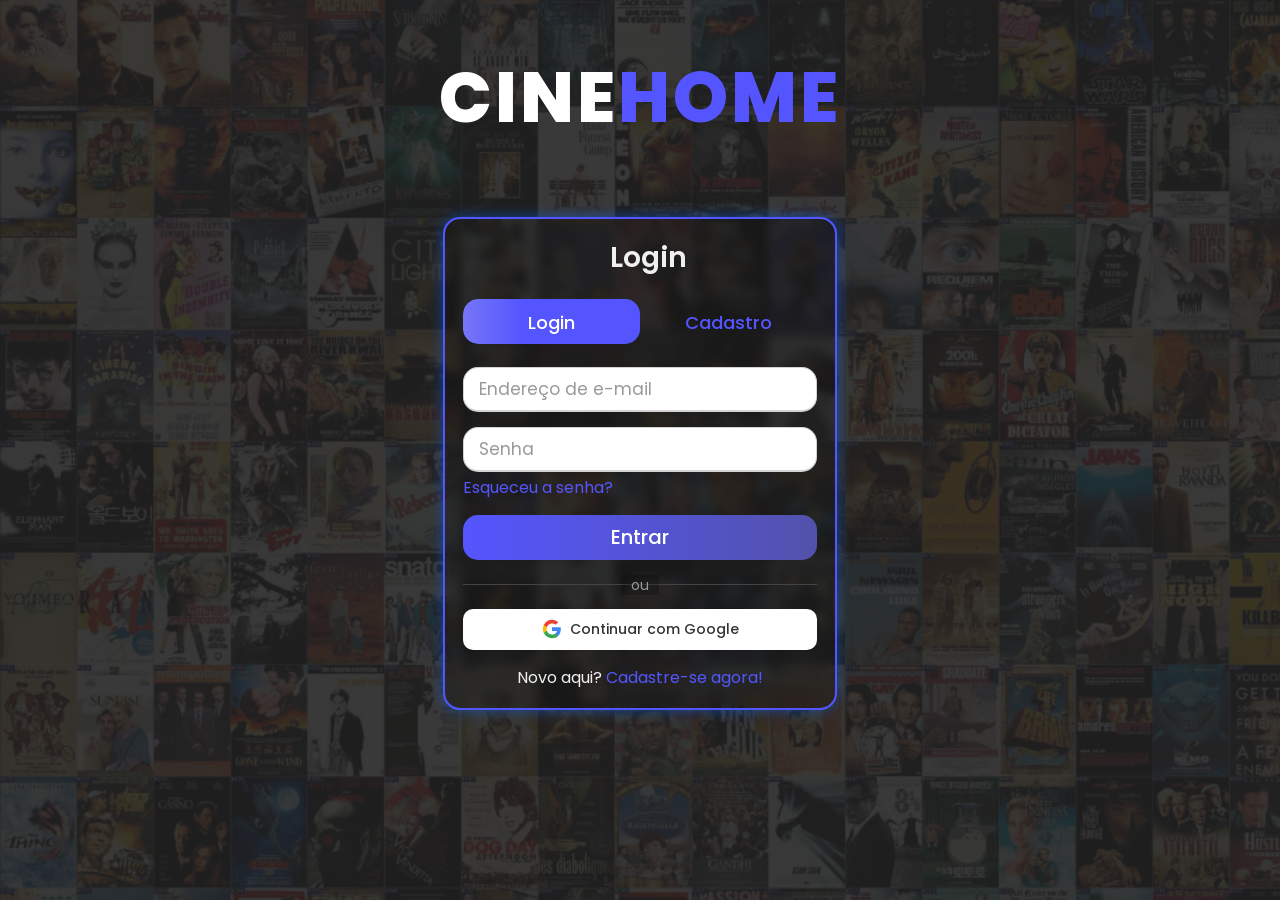
<file: profil.html>
<!DOCTYPE html>
<html lang="pt-br">
<head>
    <meta charset="UTF-8">
    <meta name="viewport" content="width=device-width, initial-scale=1.0">
    <link rel="icon" type="image/png" href="img/favicon.ico"/>
    <title>Quem está assistindo? - CINEHOME</title>
    <link href="https://fonts.googleapis.com/css2?family=Poppins:wght@400;600;700&display=swap" rel="stylesheet">
    <link rel="stylesheet" href="notifications.css">
    <style>
        * {
            margin: 0;
            padding: 0;
            box-sizing: border-box;
        }

        body {
            font-family: 'Poppins', sans-serif;
            background: #0a0a0a;
            color: #fff;
            min-height: 100vh;
            display: flex;
            flex-direction: column;
            align-items: center;
            justify-content: center;
            position: relative;
            overflow-x: hidden;
        }

        /* Background avec grille de films */
        .profile-background {
            position: fixed;
            top: 0;
            left: 0;
            width: 100%;
            height: 100%;
            z-index: 0;
            overflow: hidden;
            background-image: url('imagens/Background.png');
            background-size: cover;
            background-position: center;
            background-repeat: no-repeat;
        }

        .profile-background::before {
            content: '';
            position: absolute;
            top: 0;
            left: 0;
            width: 100%;
            height: 100%;
            background: linear-gradient(
                to bottom,
                rgba(10, 10, 10, 0.65) 0%,
                rgba(10, 10, 10, 0.55) 50%,
                rgba(10, 10, 10, 0.65) 100%
            );
            z-index: 2;
        }

        .movies-grid {
            display: none;
        }

        /* Container principal */
        .profile-container {
            position: relative;
            z-index: 10;
            text-align: center;
            padding: 40px 20px;
            max-width: 1400px;
            width: 100%;
        }

        /* Logo */
        .profile-logo {
            margin-bottom: 60px;
            animation: fadeInDown 0.6s ease;
        }

        .brand-logo {
            font-size: 72px;
            font-weight: 700;
            text-decoration: none;
            display: inline-block;
            letter-spacing: -2px;
        }

        .brand-part-cine {
            color: #fff;
        }

        .brand-part-home {
            color: #6366f1;
        }

        /* Titre */
        .profile-title {
            font-size: 48px;
            font-weight: 600;
            margin-bottom: 60px;
            color: #fff;
            animation: fadeInDown 0.6s ease 0.1s both;
        }

        /* Grille de profils */
        .profiles-grid {
            display: flex;
            justify-content: center;
            gap: 24px;
            flex-wrap: wrap;
            margin-bottom: 40px;
            animation: fadeInUp 0.6s ease 0.2s both;
        }

        /* Carte de profil */
        .profile-card {
            position: relative;
            cursor: pointer;
            transition: all 0.3s cubic-bezier(0.4, 0, 0.2, 1);
            animation: fadeInUp 0.6s ease both;
        }

        .profile-card:nth-child(1) { animation-delay: 0.3s; }
        .profile-card:nth-child(2) { animation-delay: 0.35s; }
        .profile-card:nth-child(3) { animation-delay: 0.4s; }
        .profile-card:nth-child(4) { animation-delay: 0.45s; }
        .profile-card:nth-child(5) { animation-delay: 0.5s; }

        .profile-card:hover {
            transform: translateY(-12px) scale(1.05);
        }

        .profile-card:active {
            transform: translateY(-8px) scale(1.02);
        }

        /* Avatar du profil */
        .profile-avatar {
            width: 200px;
            height: 200px;
            border-radius: 16px;
            background: linear-gradient(135deg, #667eea 0%, #764ba2 100%);
            display: flex;
            align-items: center;
            justify-content: center;
            font-size: 100px;
            margin-bottom: 16px;
            border: 4px solid transparent;
            transition: all 0.3s ease;
            position: relative;
            overflow: hidden;
        }

        .profile-card:hover .profile-avatar {
            border-color: rgba(255, 255, 255, 0.4);
            box-shadow: 0 12px 40px rgba(0, 0, 0, 0.5);
        }

        /* Couleurs des avatars */
        .profile-card:nth-child(1) .profile-avatar {
            background: linear-gradient(135deg, #8B5CF6 0%, #6366F1 100%);
        }

        .profile-card:nth-child(2) .profile-avatar {
            background: linear-gradient(135deg, #EC4899 0%, #F472B6 100%);
        }

        .profile-card:nth-child(3) .profile-avatar {
            background: linear-gradient(135deg, #EF4444 0%, #F97316 100%);
        }

        .profile-card:nth-child(4) .profile-avatar {
            background: linear-gradient(135deg, #06B6D4 0%, #3B82F6 100%);
        }

        .profile-card:nth-child(5) .profile-avatar {
            background: linear-gradient(135deg, #10B981 0%, #14B8A6 100%);
        }

        /* Informations du profil */
        .profile-info {
            display: flex;
            flex-direction: column;
            align-items: center;
            gap: 8px;
        }

        .profile-number {
            font-size: 20px;
            font-weight: 600;
            color: #fff;
            opacity: 0.9;
        }

        .profile-lock {
            opacity: 0.6;
            transition: opacity 0.3s ease;
        }

        .profile-lock.locked {
            opacity: 1;
            color: #EF4444;
        }

        .profile-card:hover .profile-lock {
            opacity: 1;
        }

        /* PIN Modal */
        .pin-modal {
            display: none;
            position: fixed;
            top: 0;
            left: 0;
            width: 100%;
            height: 100%;
            background: rgba(0, 0, 0, 0.9);
            backdrop-filter: blur(10px);
            z-index: 1000;
            justify-content: center;
            align-items: center;
        }

        .pin-modal.active {
            display: flex;
        }

        .pin-content {
            background: rgba(20, 20, 20, 0.95);
            border: 2px solid #6366f1;
            border-radius: 16px;
            padding: 40px;
            max-width: 400px;
            width: 90%;
            text-align: center;
            box-shadow: 0 0 40px rgba(99, 102, 241, 0.5);
        }

        .pin-title {
            font-size: 24px;
            font-weight: 600;
            margin-bottom: 10px;
            color: #fff;
        }

        .pin-subtitle {
            font-size: 14px;
            color: rgba(255, 255, 255, 0.6);
            margin-bottom: 30px;
        }

        .pin-input {
            width: 100%;
            padding: 15px;
            font-size: 24px;
            text-align: center;
            letter-spacing: 8px;
            background: rgba(255, 255, 255, 0.1);
            border: 2px solid rgba(255, 255, 255, 0.2);
            border-radius: 10px;
            color: #fff;
            outline: none;
            transition: all 0.3s ease;
            margin-bottom: 10px;
        }

        .pin-input:focus {
            border-color: #6366f1;
            box-shadow: 0 0 15px rgba(99, 102, 241, 0.3);
        }

        .pin-input.error {
            border-color: #EF4444;
            animation: shake 0.5s ease;
        }

        @keyframes shake {
            0%, 100% { transform: translateX(0); }
            25% { transform: translateX(-10px); }
            75% { transform: translateX(10px); }
        }

        .pin-error {
            color: #EF4444;
            font-size: 14px;
            margin-top: 10px;
            display: none;
        }

        .pin-error.show {
            display: block;
        }

        /* Animations */
        @keyframes fadeInDown {
            from {
                opacity: 0;
                transform: translateY(-30px);
            }
            to {
                opacity: 1;
                transform: translateY(0);
            }
        }

        @keyframes fadeInUp {
            from {
                opacity: 0;
                transform: translateY(30px);
            }
            to {
                opacity: 1;
                transform: translateY(0);
            }
        }

        /* Responsive */
        @media (max-width: 1024px) {
            .profile-title {
                font-size: 36px;
                margin-bottom: 40px;
            }

            .brand-logo {
                font-size: 56px;
            }

            .profile-avatar {
                width: 160px;
                height: 160px;
                font-size: 80px;
            }
        }

        @media (max-width: 768px) {
            .profile-title {
                font-size: 28px;
                margin-bottom: 30px;
            }

            .brand-logo {
                font-size: 48px;
            }

            .profile-avatar {
                width: 140px;
                height: 140px;
                font-size: 70px;
            }

            .profiles-grid {
                gap: 16px;
            }

            .movies-grid {
                grid-template-columns: repeat(auto-fill, minmax(100px, 1fr));
                grid-template-rows: repeat(auto-fill, minmax(150px, 1fr));
            }
        }

        @media (max-width: 480px) {
            .profile-title {
                font-size: 24px;
            }

            .brand-logo {
                font-size: 36px;
            }

            .profile-avatar {
                width: 120px;
                height: 120px;
                font-size: 60px;
                border-radius: 12px;
            }

            .profile-number {
                font-size: 16px;
            }
        }

        /* Loading animation */
        .profile-card.loading .profile-avatar {
            animation: pulse 1.5s ease-in-out infinite;
        }

        @keyframes pulse {
            0%, 100% {
                opacity: 1;
            }
            50% {
                opacity: 0.7;
            }
        }
    </style>
</head>
<body>
    <!-- Background avec grille de films -->
    <div class="profile-background">
        <div class="movies-grid" id="movies-grid">
            <!-- Les posters seront ajoutés dynamiquement -->
        </div>
    </div>

    <!-- Container principal -->
    <div class="profile-container">
        <!-- Logo -->
        <div class="profile-logo">
            <a href="index.html" class="brand-logo">
                <span class="brand-part-cine">CINE</span><span class="brand-part-home">HOME</span>
            </a>
        </div>

        <!-- Titre -->
        <h1 class="profile-title">Quem está assistindo?</h1>

        <!-- Grille de profils -->
        <div class="profiles-grid">
            <!-- Profil 01 -->
            <div class="profile-card" data-profile="01">
                <div class="profile-avatar">😊</div>
                <div class="profile-info">
                    <div class="profile-number">01</div>
                    <svg class="profile-lock" width="20" height="20" viewBox="0 0 24 24" fill="none" stroke="currentColor" stroke-width="2.5" stroke-linecap="round" stroke-linejoin="round">
                        <rect x="3" y="11" width="18" height="11" rx="2" ry="2"></rect>
                        <path d="M7 11V7a5 5 0 0 1 9.9-1"></path>
                    </svg>
                </div>
            </div>

            <!-- Profil 02 -->
            <div class="profile-card" data-profile="02">
                <div class="profile-avatar">🌟</div>
                <div class="profile-info">
                    <div class="profile-number">02</div>
                    <svg class="profile-lock" width="20" height="20" viewBox="0 0 24 24" fill="none" stroke="currentColor" stroke-width="2.5" stroke-linecap="round" stroke-linejoin="round">
                        <rect x="3" y="11" width="18" height="11" rx="2" ry="2"></rect>
                        <path d="M7 11V7a5 5 0 0 1 9.9-1"></path>
                    </svg>
                </div>
            </div>

            <!-- Profil 03 -->
            <div class="profile-card" data-profile="03">
                <div class="profile-avatar">😎</div>
                <div class="profile-info">
                    <div class="profile-number">03</div>
                    <svg class="profile-lock" width="20" height="20" viewBox="0 0 24 24" fill="none" stroke="currentColor" stroke-width="2.5" stroke-linecap="round" stroke-linejoin="round">
                        <rect x="3" y="11" width="18" height="11" rx="2" ry="2"></rect>
                        <path d="M7 11V7a5 5 0 0 1 9.9-1"></path>
                    </svg>
                </div>
            </div>

            <!-- Profil 04 -->
            <div class="profile-card" data-profile="04">
                <div class="profile-avatar">🤩</div>
                <div class="profile-info">
                    <div class="profile-number">04</div>
                    <svg class="profile-lock" width="20" height="20" viewBox="0 0 24 24" fill="none" stroke="currentColor" stroke-width="2.5" stroke-linecap="round" stroke-linejoin="round">
                        <rect x="3" y="11" width="18" height="11" rx="2" ry="2"></rect>
                        <path d="M7 11V7a5 5 0 0 1 9.9-1"></path>
                    </svg>
                </div>
            </div>

            <!-- Profil 05 -->
            <div class="profile-card" data-profile="05">
                <div class="profile-avatar">😺</div>
                <div class="profile-info">
                    <div class="profile-number">05</div>
                    <svg class="profile-lock" width="20" height="20" viewBox="0 0 24 24" fill="none" stroke="currentColor" stroke-width="2.5" stroke-linecap="round" stroke-linejoin="round">
                        <rect x="3" y="11" width="18" height="11" rx="2" ry="2"></rect>
                        <path d="M7 11V7a5 5 0 0 1 9.9-1"></path>
                    </svg>
                </div>
            </div>
        </div>
    </div>

    <!-- PIN Modal -->
    <div class="pin-modal" id="pinModal">
        <div class="pin-content">
            <h2 class="pin-title">Perfil Bloqueado</h2>
            <p class="pin-subtitle">Digite o código PIN de 4 dígitos</p>
            <input type="password" id="pinInput" class="pin-input" maxlength="4" placeholder="••••" inputmode="numeric">
            <p class="pin-error" id="pinError">Código incorreto!</p>
        </div>
    </div>

    <script>
        // Liste de posters de films populaires
        const moviePosters = [
            'https://image.tmdb.org/t/p/w500/or06FN3Dka5tukK1e9sl16pB3iy.jpg',
            'https://image.tmdb.org/t/p/w500/1g0dhYtq4irTY1GPXvft6k4YLjm.jpg',
            'https://image.tmdb.org/t/p/w500/9Gtg2DzBhmYamXBS1hKAhiwbBKS.jpg',
            'https://image.tmdb.org/t/p/w500/uxzzxijgPIY7slzFvMotPv8wjKA.jpg',
            'https://image.tmdb.org/t/p/w500/rzRwTcFvttcN1ZpX2xv4j3tSdJu.jpg',
            'https://image.tmdb.org/t/p/w500/r7vmZjiyZw9rpJMQJdXpjgiCOk9.jpg',
            'https://image.tmdb.org/t/p/w500/78lPtwv72eTNqFW9COBYI0dWDJa.jpg',
            'https://image.tmdb.org/t/p/w500/7WsyChQLEftFiDOVTGkv3hFpyyt.jpg',
            'https://image.tmdb.org/t/p/w500/49WJfeN0moxb9IPfGn8AIqMGskD.jpg',
            'https://image.tmdb.org/t/p/w500/7vjaCdMw15FEbXyLQTVa04URsPm.jpg',
            'https://image.tmdb.org/t/p/w500/ggFHVNu6YYI5L9pCfOacjizRGt.jpg',
            'https://image.tmdb.org/t/p/w500/t6HIqrRAclMCA60NsSmeqe9RmNV.jpg',
            'https://image.tmdb.org/t/p/w500/vZloFAK7NmvMGKE7VkF5UHaz0I.jpg',
            'https://image.tmdb.org/t/p/w500/d5NXSklXo0qyIYkgV94XAgMIckC.jpg',
            'https://image.tmdb.org/t/p/w500/4GQfEI0n0V2lxh9H9n1tFoZT3zh.jpg',
            'https://image.tmdb.org/t/p/w500/2QL5j6mB4ZpyBcVr0WO9H9MQGB8.jpg',
            'https://image.tmdb.org/t/p/w500/sWgBv7LV2PRoQgkxwlibdGXKz1S.jpg',
            'https://image.tmdb.org/t/p/w500/uKvVjHNqB5VmOrdxqAt2F7J78ED.jpg',
            'https://image.tmdb.org/t/p/original/4GQfEI0n0V2lxh9H9n1tFoZT3zh.jpg',
            'https://image.tmdb.org/t/p/original/2QL5j6mB4ZpyBcVr0WO9H9MQGB8.jpg',
            'https://image.tmdb.org/t/p/original/7WsyChQLEftFiDOVTGkv3hFpyyt.jpg',
            'https://image.tmdb.org/t/p/original/8YFL5QQVPy3AgrEQxNYVSgiPEbe.jpg',
            'https://image.tmdb.org/t/p/original/9n2tJBplPbgR2ca05hS5CKXwP2c.jpg'
        ];

        // Générer la grille de films en arrière-plan
        function generateMoviesGrid() {
            const grid = document.getElementById('movies-grid');
            const numberOfPosters = 60; // Nombre de posters à afficher

            for (let i = 0; i < numberOfPosters; i++) {
                const img = document.createElement('img');
                img.src = moviePosters[i % moviePosters.length];
                img.className = 'movie-poster';
                img.alt = 'Movie poster';
                img.loading = 'lazy';
                grid.appendChild(img);
            }
        }

        // Initialiser la grille au chargement
        document.addEventListener('DOMContentLoaded', generateMoviesGrid);

        // Variables globales pour le PIN
        let selectedProfileId = null;

        // Charger les profils et mettre à jour l'UI
        function loadProfiles() {
            const profiles = JSON.parse(localStorage.getItem('cinehome_profiles') || '{}');
            
            document.querySelectorAll('.profile-card').forEach(card => {
                const profileId = card.getAttribute('data-profile');
                const profile = profiles[profileId];
                const lockIcon = card.querySelector('.profile-lock');
                const numberElement = card.querySelector('.profile-number');
                
                // Mettre à jour le nom du profil
                if (profile && profile.name) {
                    numberElement.textContent = profile.name;
                }
                
                // Mettre à jour l'icône de cadenas
                if (profile && profile.locked) {
                    lockIcon.classList.add('locked');
                    // Changer l'icône pour un cadenas fermé
                    lockIcon.innerHTML = `
                        <rect x="3" y="11" width="18" height="11" rx="2" ry="2"></rect>
                        <path d="M7 11V7a5 5 0 0 1 10 0v4"></path>
                    `;
                } else {
                    lockIcon.classList.remove('locked');
                    // Icône de cadenas ouvert
                    lockIcon.innerHTML = `
                        <rect x="3" y="11" width="18" height="11" rx="2" ry="2"></rect>
                        <path d="M7 11V7a5 5 0 0 1 9.9-1"></path>
                    `;
                }
            });
        }

        // Ouvrir le modal PIN
        function openPinModal(profileId) {
            selectedProfileId = profileId;
            const modal = document.getElementById('pinModal');
            const pinInput = document.getElementById('pinInput');
            const pinError = document.getElementById('pinError');
            
            modal.classList.add('active');
            pinInput.value = '';
            pinInput.classList.remove('error');
            pinError.classList.remove('show');
            
            setTimeout(() => pinInput.focus(), 100);
        }

        // Fermer le modal PIN
        function closePinModal() {
            const modal = document.getElementById('pinModal');
            modal.classList.remove('active');
            selectedProfileId = null;
        }

        // Vérifier le PIN automatiquement
        function verifyPin() {
            const pinInput = document.getElementById('pinInput');
            const pinError = document.getElementById('pinError');
            const enteredPin = pinInput.value;
            
            if (enteredPin.length !== 4) {
                return;
            }
            
            const profiles = JSON.parse(localStorage.getItem('cinehome_profiles') || '{}');
            const profile = profiles[selectedProfileId];
            
            if (profile && profile.password === enteredPin) {
                // PIN correto - redirection immédiate
                notify.success('PIN correto!', 'Carregando perfil...', 1500);
                setTimeout(() => {
                    localStorage.setItem('cinehome_current_profile', selectedProfileId);
                    window.location.href = 'home.html';
                }, 500);
            } else {
                // PIN incorreto
                notify.error('PIN incorreto', 'Código incorreto. Tente novamente.');
                pinInput.classList.add('error');
                pinError.textContent = 'Código incorreto!';
                pinError.classList.add('show');
                pinInput.value = '';
                
                setTimeout(() => {
                    pinInput.classList.remove('error');
                    pinError.classList.remove('show');
                }, 1500);
            }
        }

        // Permitir Enter para confirmar PIN
        document.addEventListener('keydown', function(e) {
            const modal = document.getElementById('pinModal');
            if (modal.classList.contains('active')) {
                if (e.key === 'Escape') {
                    closePinModal();
                }
            }
        });

        // Aceitar apenas números no PIN et vérifier automatiquement
        document.getElementById('pinInput').addEventListener('input', function(e) {
            this.value = this.value.replace(/[^0-9]/g, '');
            
            // Vérifier automatiquement quand 4 chiffres sont entrés
            if (this.value.length === 4) {
                setTimeout(() => verifyPin(), 300);
            }
        });

        // Gestion des clics sur les profils
        const profileCards = document.querySelectorAll('.profile-card');
        
        profileCards.forEach(card => {
            card.addEventListener('click', function() {
                const profileId = this.getAttribute('data-profile');
                const profiles = JSON.parse(localStorage.getItem('cinehome_profiles') || '{}');
                const profile = profiles[profileId];
                
                // Vérifier si le profil est verrouillé
                if (profile && profile.locked && profile.password) {
                    openPinModal(profileId);
                } else {
                    // Profil non verrouillé - accès direct
                    this.classList.add('loading');
                    localStorage.setItem('cinehome_current_profile', profileId);
                    
                    setTimeout(() => {
                        window.location.href = 'home.html';
                    }, 600);
                }
            });

            // Effet hover audio (optionnel)
            card.addEventListener('mouseenter', function() {
                // Vous pouvez ajouter un son ici si vous le souhaitez
            });
        });

        // Vérifier si l'utilisateur est connecté
        document.addEventListener('DOMContentLoaded', function() {
            // Vérifier l'authentification
            const user = localStorage.getItem('cinehome_user');
            const token = localStorage.getItem('token');
            const userEmail = localStorage.getItem('userEmail');
            
            if (!token || !userEmail) {
                // Rediriger vers la page de login si non connecté
                console.log('Usuário não conectado, redirecionando para login...');
                window.location.href = 'login.html';
            } else {
                console.log('✅ Usuário conectado, pode selecionar perfil');
                loadProfiles();
            }
        });

        // Gérer le retour OAuth Google (token dans l'URL)
        const urlParams = new URLSearchParams(window.location.search);
        const oauthToken = urlParams.get('token');
        const oauthEmail = urlParams.get('email');
        const isNewUser = urlParams.get('new');
        const isExistingUser = urlParams.get('existing');

        if (oauthToken && oauthEmail) {
            console.log('✅ Token OAuth reçu, sauvegarde...');
            localStorage.setItem('token', oauthToken);
            localStorage.setItem('userEmail', oauthEmail);
            
            // Nettoyer l'URL
            window.history.replaceState({}, document.title, window.location.pathname);
            
            // Afficher un message de bienvenue
            if (isNewUser === 'true') {
                console.log('🎉 Nouveau compte créé via Google!');
                if (typeof notify !== 'undefined') {
                    notify.success('Bem-vindo!', 'Conta criada com sucesso via Google!');
                }
            } else if (isExistingUser === 'true') {
                console.log('✅ Connexion réussie via Google (compte existant)');
                if (typeof notify !== 'undefined') {
                    notify.success('Bem-vindo de volta!', 'Login realizado com Google!');
                }
            } else {
                console.log('✅ Login realizado via Google');
                if (typeof notify !== 'undefined') {
                    notify.success('Bem-vindo!', 'Login realizado com sucesso via Google!');
                }
            }
            
            // Recarregar os perfis
            setTimeout(() => {
                loadProfiles();
            }, 1000);
        }
    </script>
    <script src="notifications.js"></script>
    <script src="auto-config-tmdb.js"></script>
</body>
</html>
</file>
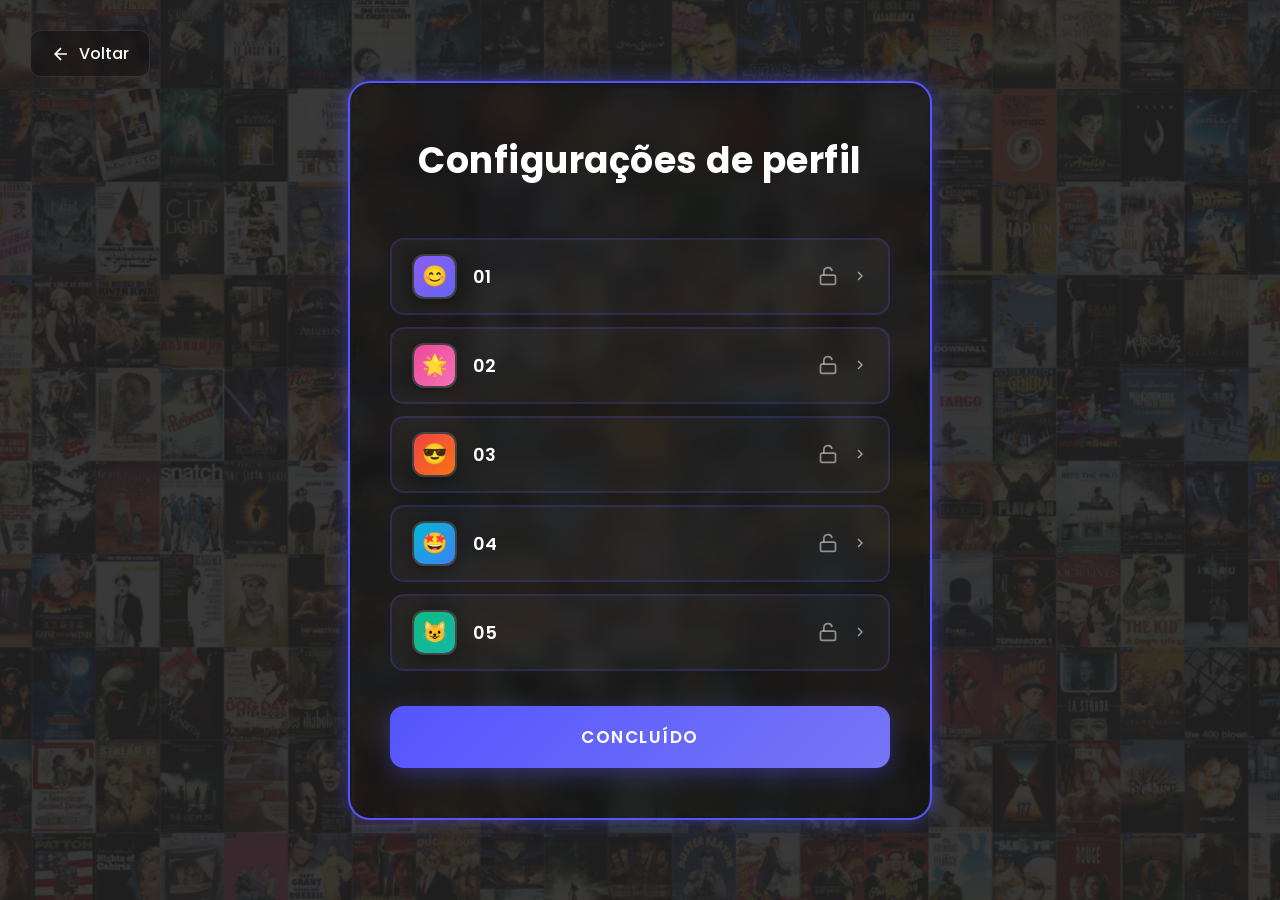
<file: profile-settings.html>
<!DOCTYPE html>
<html lang="pt-br">
<head>
    <meta charset="UTF-8">
    <meta name="viewport" content="width=device-width, initial-scale=1.0">
    <link rel="icon" type="image/png" href="img/favicon.ico"/>
    <title>Configurações de Perfil | CineHome</title>
    <link rel="stylesheet" href="profile-settings.css">
    <link rel="stylesheet" href="notifications.css">
</head>
<body>
    <a href="home.html" class="back-link">
        <svg width="20" height="20" viewBox="0 0 24 24" fill="none" stroke="currentColor" stroke-width="2">
            <path d="M19 12H5M12 19l-7-7 7-7"/>
        </svg>
        Voltar
    </a>

    <div class="settings-container">
        <div class="settings-header">
            <h1 class="settings-title">Configurações de perfil</h1>
        </div>

        <div class="profile-list" id="profile-list">
            <div class="profile-card" data-profile="01">
                <div class="profile-info">
                    <img src="imagens/avatar-01.svg" alt="Perfil 01" class="profile-avatar">
                    <span class="profile-number">01</span>
                </div>
                <div class="profile-actions">
                    <svg class="lock-icon" viewBox="0 0 24 24" fill="none" stroke="currentColor" stroke-width="2">
                        <rect x="3" y="11" width="18" height="11" rx="2" ry="2"></rect>
                        <path d="M7 11V7a5 5 0 0 1 9.9-1"></path>
                    </svg>
                    <svg class="arrow-icon" viewBox="0 0 24 24" fill="none" stroke="currentColor" stroke-width="2">
                        <path d="M9 18l6-6-6-6"/>
                    </svg>
                </div>
            </div>

            <div class="profile-card" data-profile="02">
                <div class="profile-info">
                    <img src="imagens/avatar-02.svg" alt="Perfil 02" class="profile-avatar">
                    <span class="profile-number">02</span>
                </div>
                <div class="profile-actions">
                    <svg class="lock-icon" viewBox="0 0 24 24" fill="none" stroke="currentColor" stroke-width="2">
                        <rect x="3" y="11" width="18" height="11" rx="2" ry="2"></rect>
                        <path d="M7 11V7a5 5 0 0 1 9.9-1"></path>
                    </svg>
                    <svg class="arrow-icon" viewBox="0 0 24 24" fill="none" stroke="currentColor" stroke-width="2">
                        <path d="M9 18l6-6-6-6"/>
                    </svg>
                </div>
            </div>

            <div class="profile-card" data-profile="03">
                <div class="profile-info">
                    <img src="imagens/avatar-03.svg" alt="Perfil 03" class="profile-avatar">
                    <span class="profile-number">03</span>
                </div>
                <div class="profile-actions">
                    <svg class="lock-icon" viewBox="0 0 24 24" fill="none" stroke="currentColor" stroke-width="2">
                        <rect x="3" y="11" width="18" height="11" rx="2" ry="2"></rect>
                        <path d="M7 11V7a5 5 0 0 1 9.9-1"></path>
                    </svg>
                    <svg class="arrow-icon" viewBox="0 0 24 24" fill="none" stroke="currentColor" stroke-width="2">
                        <path d="M9 18l6-6-6-6"/>
                    </svg>
                </div>
            </div>

            <div class="profile-card" data-profile="04">
                <div class="profile-info">
                    <img src="imagens/avatar-04.svg" alt="Perfil 04" class="profile-avatar">
                    <span class="profile-number">04</span>
                </div>
                <div class="profile-actions">
                    <svg class="lock-icon" viewBox="0 0 24 24" fill="none" stroke="currentColor" stroke-width="2">
                        <rect x="3" y="11" width="18" height="11" rx="2" ry="2"></rect>
                        <path d="M7 11V7a5 5 0 0 1 9.9-1"></path>
                    </svg>
                    <svg class="arrow-icon" viewBox="0 0 24 24" fill="none" stroke="currentColor" stroke-width="2">
                        <path d="M9 18l6-6-6-6"/>
                    </svg>
                </div>
            </div>

            <div class="profile-card" data-profile="05">
                <div class="profile-info">
                    <img src="imagens/avatar-05.svg" alt="Perfil 05" class="profile-avatar">
                    <span class="profile-number">05</span>
                </div>
                <div class="profile-actions">
                    <svg class="lock-icon" viewBox="0 0 24 24" fill="none" stroke="currentColor" stroke-width="2">
                        <rect x="3" y="11" width="18" height="11" rx="2" ry="2"></rect>
                        <path d="M7 11V7a5 5 0 0 1 9.9-1"></path>
                    </svg>
                    <svg class="arrow-icon" viewBox="0 0 24 24" fill="none" stroke="currentColor" stroke-width="2">
                        <path d="M9 18l6-6-6-6"/>
                    </svg>
                </div>
            </div>
        </div>

        <button class="done-button" onclick="window.location.href='home.html'">CONCLUÍDO</button>
    </div>

    <!-- Modal de edição de perfil -->
    <div class="edit-modal" id="editModal">
        <div class="modal-content">
            <div class="modal-header">
                <h2 class="modal-title">Editar Perfil <span id="modalProfileNumber"></span></h2>
                <p class="modal-subtitle">Configure o nome e a senha do perfil</p>
            </div>

            <form id="editProfileForm">
                <div class="form-group">
                    <label for="profileName">Nome do Perfil</label>
                    <input type="text" id="profileName" placeholder="Digite o nome do perfil" maxlength="20">
                </div>

                <div class="lock-option">
                    <input type="checkbox" id="lockProfile" class="lock-checkbox">
                    <label for="lockProfile" class="lock-label">Bloquear este perfil com senha</label>
                </div>

                <div class="form-group password-toggle" id="passwordGroup" style="display: none;">
                    <label for="profilePassword">Senha do Perfil</label>
                    <input type="password" id="profilePassword" placeholder="Digite a senha (4 dígitos)" maxlength="4">
                    <button type="button" class="toggle-password-btn" onclick="togglePassword()">
                        <svg width="20" height="20" viewBox="0 0 24 24" fill="none" stroke="currentColor" stroke-width="2">
                            <path d="M1 12s4-8 11-8 11 8 11 8-4 8-11 8-11-8-11-8z"></path>
                            <circle cx="12" cy="12" r="3"></circle>
                        </svg>
                    </button>
                </div>

                <div class="modal-actions">
                    <button type="submit" class="btn-save">
                        <span class="btn-text">Salvar</span>
                        <span class="btn-loader" style="display: none;">
                            <svg class="spinner" viewBox="0 0 50 50">
                                <circle class="path" cx="25" cy="25" r="20" fill="none" stroke-width="5"></circle>
                            </svg>
                        </span>
                    </button>
                    <button type="button" class="btn-cancel" onclick="closeModal()">Cancelar</button>
                </div>
            </form>
        </div>
    </div>

    <script>
        let currentProfileId = null;

        // Load saved profiles
        function loadProfiles() {
            const profiles = JSON.parse(localStorage.getItem('cinehome_profiles') || '{}');
            document.querySelectorAll('.profile-card').forEach(card => {
                const profileId = card.getAttribute('data-profile');
                const profile = profiles[profileId];
                
                if (profile && profile.name) {
                    const numberSpan = card.querySelector('.profile-number');
                    numberSpan.textContent = profile.name;
                }
                
                // Update lock icon if profile is locked
                const lockIcon = card.querySelector('.lock-icon');
                if (profile && profile.locked) {
                    lockIcon.style.color = '#5555FF';
                    // Change to locked icon
                    lockIcon.innerHTML = `
                        <rect x="3" y="11" width="18" height="11" rx="2" ry="2"></rect>
                        <path d="M7 11V7a5 5 0 0 1 10 0v4"></path>
                    `;
                } else {
                    lockIcon.style.color = 'rgba(255, 255, 255, 0.5)';
                    // Change to unlocked icon
                    lockIcon.innerHTML = `
                        <rect x="3" y="11" width="18" height="11" rx="2" ry="2"></rect>
                        <path d="M7 11V7a5 5 0 0 1 9.9-1"></path>
                    `;
                }
            });
        }

        // Handle profile card clicks
        document.querySelectorAll('.profile-card').forEach(card => {
            card.addEventListener('click', function() {
                const profileId = this.getAttribute('data-profile');
                openModal(profileId);
            });
        });

        function openModal(profileId) {
            currentProfileId = profileId;
            const modal = document.getElementById('editModal');
            const modalNumber = document.getElementById('modalProfileNumber');
            const profileName = document.getElementById('profileName');
            const lockCheckbox = document.getElementById('lockProfile');
            const profilePassword = document.getElementById('profilePassword');
            
            modalNumber.textContent = profileId;
            
            // Load saved data
            const profiles = JSON.parse(localStorage.getItem('cinehome_profiles') || '{}');
            const profile = profiles[profileId] || {};
            
            profileName.value = profile.name || '';
            lockCheckbox.checked = profile.locked || false;
            profilePassword.value = profile.password || '';
            
            togglePasswordField();
            modal.classList.add('active');
        }

        function closeModal() {
            const modal = document.getElementById('editModal');
            modal.classList.remove('active');
            currentProfileId = null;
        }

        // Toggle password field visibility
        document.getElementById('lockProfile').addEventListener('change', togglePasswordField);

        function togglePasswordField() {
            const lockCheckbox = document.getElementById('lockProfile');
            const passwordGroup = document.getElementById('passwordGroup');
            passwordGroup.style.display = lockCheckbox.checked ? 'block' : 'none';
        }

        function togglePassword() {
            const input = document.getElementById('profilePassword');
            input.type = input.type === 'password' ? 'text' : 'password';
        }

        // Handle form submission
        document.getElementById('editProfileForm').addEventListener('submit', function(e) {
            e.preventDefault();
            
            const profileName = document.getElementById('profileName').value;
            const lockCheckbox = document.getElementById('lockProfile').checked;
            const profilePassword = document.getElementById('profilePassword').value;
            const saveBtn = this.querySelector('.btn-save');
            const btnText = saveBtn.querySelector('.btn-text');
            const btnLoader = saveBtn.querySelector('.btn-loader');
            
            // Validate
            if (lockCheckbox && (!profilePassword || profilePassword.length !== 4)) {
                notify.error('Senha inválida', 'A senha deve ter exatamente 4 dígitos!');
                return;
            }
            
            // Show loading
            saveBtn.disabled = true;
            btnText.style.display = 'none';
            btnLoader.style.display = 'inline-block';
            
            // Simulate save delay (for UX feedback)
            setTimeout(() => {
                // Save to localStorage
                const profiles = JSON.parse(localStorage.getItem('cinehome_profiles') || '{}');
                profiles[currentProfileId] = {
                    name: profileName || currentProfileId,
                    locked: lockCheckbox,
                    password: lockCheckbox ? profilePassword : null
                };
                localStorage.setItem('cinehome_profiles', JSON.stringify(profiles));
                
                // Update UI
                loadProfiles();
                
                // Hide loading
                saveBtn.disabled = false;
                btnText.style.display = 'inline-block';
                btnLoader.style.display = 'none';
                
                // Close modal
                closeModal();
                
                // Show success notification
                notify.success('Perfil salvo!', `As configurações do perfil ${profileName || currentProfileId} foram salvas com sucesso.`);
            }, 800);
        });

        // Close modal when clicking outside
        document.getElementById('editModal').addEventListener('click', function(e) {
            if (e.target === this) {
                closeModal();
            }
        });

        // Close modal with Escape key
        document.addEventListener('keydown', function(e) {
            if (e.key === 'Escape') {
                closeModal();
            }
        });

        // Load profiles on page load
        loadProfiles();
    </script>
    <script src="notifications.js"></script>
</body>
</html>
</file>
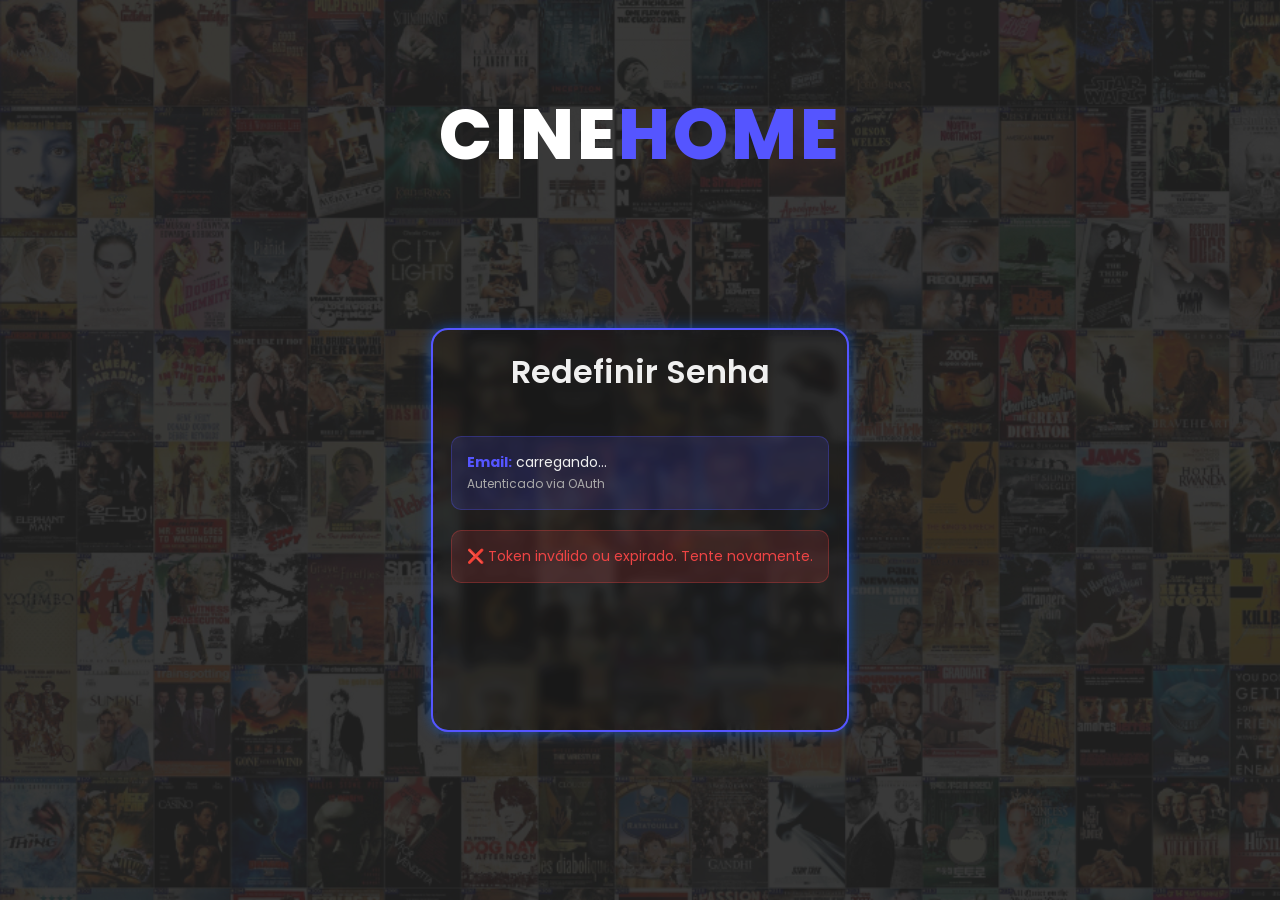
<file: reset.html>
<!DOCTYPE html>
<html lang="pt-BR">
<head>
  <meta charset="UTF-8">
  <meta name="viewport" content="width=device-width, initial-scale=1.0">
  <title>CINEHOME - Redefinir Senha</title>
  <link rel="icon" href="./imagens/icon.png">
  <!-- CSS -->
  <link rel="stylesheet" href="layout.css">
  <style>
    /* Override pour reset.html - même style que login.html */
    .wrapper {
      max-width: 450px !important;
      min-height: 400px;
    }
    
    .title-text {
      width: 100% !important;
    }
    
    .title-text .title {
      width: 100% !important;
      margin-bottom: 20px;
      font-size: 32px;
    }
    
    .form-inner {
      width: 100% !important;
    }
    
    .form-inner form {
      width: 100% !important;
    }
    
    .info-box {
      background: rgba(85, 85, 255, 0.15);
      border: 1px solid rgba(85, 85, 255, 0.3);
      padding: 15px;
      margin: 20px 0;
      border-radius: 10px;
      color: #F0F0F0;
      font-size: 14px;
    }
    
    .info-box strong {
      color: #5555FF;
    }
    
    .info-box small {
      color: #aaa;
      font-size: 12px;
    }
    
    .message-box {
      padding: 15px;
      margin-bottom: 15px;
      border-radius: 10px;
      font-size: 14px;
      display: none;
    }
    
    .success-box {
      background: rgba(34, 197, 94, 0.15);
      border: 1px solid rgba(34, 197, 94, 0.3);
      color: #22c55e;
    }
    
    .error-box {
      background: rgba(239, 68, 68, 0.15);
      border: 1px solid rgba(239, 68, 68, 0.3);
      color: #ef4444;
    }
  </style>
</head>
<body>
  <h1 class="site-title">
    <span class="cine">CINE</span><span class="home">HOME</span>
  </h1>

  <div class="wrapper">
    <div class="title-text">
      <div class="title login">Redefinir Senha</div>
    </div>

    <div class="form-container">
      <!-- Info Box -->
      <div class="info-box">
        <strong>Email:</strong> <span id="userEmail">carregando...</span><br>
        <small>Autenticado via <span id="authSource">OAuth</span></small>
      </div>

      <!-- Success Message -->
      <div id="successMessage" class="message-box success-box">
        ✅ Senha redefinida com sucesso!<br>
        Redirecionando para login...
      </div>

      <!-- Error Message -->
      <div id="errorMessage" class="message-box error-box"></div>

      <div class="form-inner">
        <form id="resetPasswordForm" class="login">
          <div class="field">
            <input type="password" id="newPassword" placeholder="Nova senha (mín. 6 caracteres)" required minlength="6">
          </div>
          <div class="field">
            <input type="password" id="confirmNewPassword" placeholder="Confirme a nova senha" required minlength="6">
          </div>
          <div class="field btn">
            <div class="btn-layer"></div>
            <input type="submit" value="Redefinir Senha">
          </div>
          <div class="back-link">
            <a href="login.html">← Voltar para o login</a>
          </div>
        </form>
      </div>
    </div>
  </div>

  <script src="config.js"></script>
  <script>
    // Extrair parâmetros da URL
    const urlParams = new URLSearchParams(window.location.search);
    const resetToken = urlParams.get('reset_token');
    const source = urlParams.get('source');

    // Exibir fonte de autenticação
    if (source) {
      document.getElementById('authSource').textContent = 
        source === 'google' ? 'Google' : 'GitHub';
    }

    // Verificar se tem token
    if (!resetToken) {
      document.getElementById('errorMessage').textContent = 
        '❌ Token inválido ou expirado. Tente novamente.';
      document.getElementById('errorMessage').style.display = 'block';
      document.getElementById('resetPasswordForm').style.display = 'none';
    } else {
      // Decodificar JWT para mostrar email (sem validação de assinatura)
      try {
        const payload = JSON.parse(atob(resetToken.split('.')[1]));
        document.getElementById('userEmail').textContent = payload.email || 'N/A';
      } catch (e) {
        document.getElementById('userEmail').textContent = 'N/A';
      }
    }

    // Handler do formulário
    document.getElementById('resetPasswordForm').addEventListener('submit', async (e) => {
      e.preventDefault();

      const newPassword = document.getElementById('newPassword').value;
      const confirmPassword = document.getElementById('confirmNewPassword').value;
      const submitBtn = e.target.querySelector('input[type="submit"]');

      // Validar senhas
      if (newPassword !== confirmPassword) {
        document.getElementById('errorMessage').textContent = 
          '❌ As senhas não coincidem!';
        document.getElementById('errorMessage').style.display = 'block';
        return;
      }

      if (newPassword.length < 6) {
        document.getElementById('errorMessage').textContent = 
          '❌ A senha deve ter pelo menos 6 caracteres!';
        document.getElementById('errorMessage').style.display = 'block';
        return;
      }

      // Esconder mensagens anteriores
      document.getElementById('errorMessage').style.display = 'none';

      // Desabilitar botão
      submitBtn.disabled = true;
      submitBtn.value = 'Redefinindo...';

      try {
        const response = await fetch(`${CONFIG.API_BASE_URL}/api/users/reset-password`, {
          method: 'POST',
          headers: {
            'Content-Type': 'application/json'
          },
          body: JSON.stringify({
            resetToken: resetToken,
            newPassword: newPassword
          })
        });

        const data = await response.json();

        if (response.ok) {
          // Sucesso
          document.getElementById('successMessage').style.display = 'block';
          document.getElementById('resetPasswordForm').style.display = 'none';

          // Redirecionar após 2 segundos
          setTimeout(() => {
            window.location.href = 'login.html';
          }, 2000);
        } else {
          // Erro
          document.getElementById('errorMessage').textContent = 
            '❌ ' + (data.message || 'Erro ao redefinir senha');
          document.getElementById('errorMessage').style.display = 'block';
          submitBtn.disabled = false;
          submitBtn.value = 'Redefinir Senha';
        }
      } catch (error) {
        console.error('Erro:', error);
        document.getElementById('errorMessage').textContent = 
          '❌ Erro de conexão. Verifique se o backend está rodando.';
        document.getElementById('errorMessage').style.display = 'block';
        submitBtn.disabled = false;
        submitBtn.value = 'Redefinir Senha';
      }
    });
  </script>
</body>
</html>
</file>
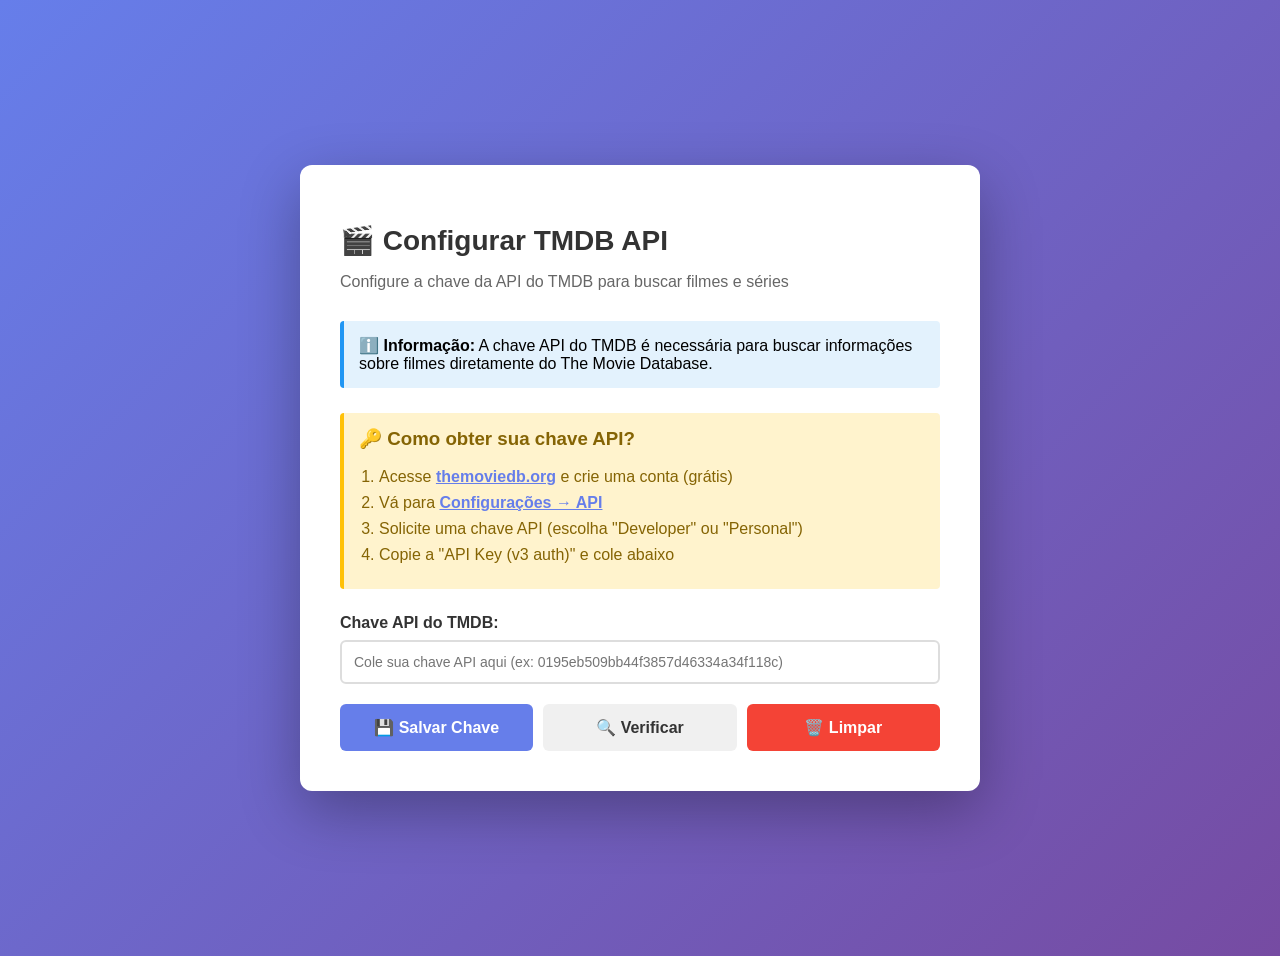
<file: setup-tmdb-key.html>
<!DOCTYPE html>
<html lang="pt-BR">
<head>
    <meta charset="UTF-8">
    <meta name="viewport" content="width=device-width, initial-scale=1.0">
    <title>Configurar Chave TMDB - CineHome</title>
    <style>
        body {
            font-family: 'Segoe UI', Tahoma, Geneva, Verdana, sans-serif;
            background: linear-gradient(135deg, #667eea 0%, #764ba2 100%);
            min-height: 100vh;
            display: flex;
            align-items: center;
            justify-content: center;
            padding: 20px;
        }
        .container {
            background: white;
            border-radius: 12px;
            padding: 40px;
            max-width: 600px;
            width: 100%;
            box-shadow: 0 20px 60px rgba(0,0,0,0.3);
        }
        h1 {
            color: #333;
            margin-bottom: 10px;
            font-size: 28px;
        }
        .subtitle {
            color: #666;
            margin-bottom: 30px;
        }
        .info-box {
            background: #e3f2fd;
            border-left: 4px solid #2196f3;
            padding: 15px;
            margin-bottom: 25px;
            border-radius: 4px;
        }
        .success-box {
            background: #e8f5e9;
            border-left: 4px solid #4caf50;
            padding: 15px;
            margin-bottom: 25px;
            border-radius: 4px;
            display: none;
        }
        .error-box {
            background: #ffebee;
            border-left: 4px solid #f44336;
            padding: 15px;
            margin-bottom: 25px;
            border-radius: 4px;
            display: none;
        }
        .form-group {
            margin-bottom: 20px;
        }
        label {
            display: block;
            margin-bottom: 8px;
            font-weight: 600;
            color: #333;
        }
        input {
            width: 100%;
            padding: 12px;
            border: 2px solid #ddd;
            border-radius: 6px;
            font-size: 14px;
            transition: border-color 0.3s;
            box-sizing: border-box;
        }
        input:focus {
            outline: none;
            border-color: #667eea;
        }
        .btn-group {
            display: flex;
            gap: 10px;
        }
        button {
            flex: 1;
            padding: 14px;
            border: none;
            border-radius: 6px;
            font-size: 16px;
            font-weight: 600;
            cursor: pointer;
            transition: all 0.3s;
        }
        .btn-primary {
            background: #667eea;
            color: white;
        }
        .btn-primary:hover {
            background: #5568d3;
            transform: translateY(-2px);
            box-shadow: 0 4px 12px rgba(102, 126, 234, 0.4);
        }
        .btn-secondary {
            background: #f0f0f0;
            color: #333;
        }
        .btn-secondary:hover {
            background: #e0e0e0;
        }
        .btn-danger {
            background: #f44336;
            color: white;
        }
        .btn-danger:hover {
            background: #d32f2f;
        }
        .status {
            margin-top: 20px;
            padding: 15px;
            border-radius: 6px;
            display: none;
        }
        .current-key {
            background: #f5f5f5;
            padding: 15px;
            border-radius: 6px;
            margin-top: 20px;
        }
        .current-key h3 {
            margin-top: 0;
            color: #333;
            font-size: 16px;
        }
        .key-display {
            font-family: 'Courier New', monospace;
            background: white;
            padding: 10px;
            border-radius: 4px;
            word-break: break-all;
            color: #667eea;
        }
        .instructions {
            background: #fff3cd;
            border-left: 4px solid #ffc107;
            padding: 15px;
            margin-bottom: 25px;
            border-radius: 4px;
        }
        .instructions h3 {
            margin-top: 0;
            color: #856404;
        }
        .instructions ol {
            margin: 10px 0;
            padding-left: 20px;
        }
        .instructions li {
            margin: 8px 0;
            color: #856404;
        }
        .instructions a {
            color: #667eea;
            font-weight: 600;
        }
    </style>
</head>
<body>
    <div class="container">
        <h1>🎬 Configurar TMDB API</h1>
        <p class="subtitle">Configure a chave da API do TMDB para buscar filmes e séries</p>

        <div class="info-box">
            <strong>ℹ️ Informação:</strong> A chave API do TMDB é necessária para buscar informações sobre filmes diretamente do The Movie Database.
        </div>

        <div class="instructions">
            <h3>🔑 Como obter sua chave API?</h3>
            <ol>
                <li>Acesse <a href="https://www.themoviedb.org/signup" target="_blank">themoviedb.org</a> e crie uma conta (grátis)</li>
                <li>Vá para <a href="https://www.themoviedb.org/settings/api" target="_blank">Configurações → API</a></li>
                <li>Solicite uma chave API (escolha "Developer" ou "Personal")</li>
                <li>Copie a "API Key (v3 auth)" e cole abaixo</li>
            </ol>
        </div>

        <div class="success-box" id="success-box">
            ✅ <strong>Sucesso!</strong> Chave API salva com sucesso! Agora você pode fechar esta página.
        </div>

        <div class="error-box" id="error-box">
            ❌ <strong>Erro!</strong> <span id="error-message"></span>
        </div>

        <div class="form-group">
            <label for="api-key">Chave API do TMDB:</label>
            <input 
                type="text" 
                id="api-key" 
                placeholder="Cole sua chave API aqui (ex: 0195eb509bb44f3857d46334a34f118c)"
                autocomplete="off"
            >
        </div>

        <div class="btn-group">
            <button class="btn-primary" onclick="saveKey()">💾 Salvar Chave</button>
            <button class="btn-secondary" onclick="checkKey()">🔍 Verificar</button>
            <button class="btn-danger" onclick="clearKey()">🗑️ Limpar</button>
        </div>

        <div class="current-key" id="current-key-section" style="display: none;">
            <h3>Chave Atual:</h3>
            <div class="key-display" id="current-key-display">Nenhuma chave configurada</div>
        </div>
    </div>

    <script>
        // Verificar chave ao carregar
        window.onload = function() {
            checkKey();
        };

        function saveKey() {
            const apiKey = document.getElementById('api-key').value.trim();
            const successBox = document.getElementById('success-box');
            const errorBox = document.getElementById('error-box');
            
            // Esconder mensagens anteriores
            successBox.style.display = 'none';
            errorBox.style.display = 'none';
            
            if (!apiKey) {
                showError('Por favor, insira uma chave API válida');
                return;
            }
            
            // Validar formato básico (32 caracteres hexadecimais)
            if (apiKey.length !== 32 || !/^[a-f0-9]+$/i.test(apiKey)) {
                showError('A chave API deve ter 32 caracteres hexadecimais');
                return;
            }
            
            // Salvar no localStorage
            localStorage.setItem('tmdb_api_key', apiKey);
            
            // Mostrar sucesso
            successBox.style.display = 'block';
            
            // Limpar input
            document.getElementById('api-key').value = '';
            
            // Atualizar exibição da chave atual
            checkKey();
            
            console.log('✅ Chave TMDB salva com sucesso!');
        }

        function checkKey() {
            const apiKey = localStorage.getItem('tmdb_api_key');
            const currentKeySection = document.getElementById('current-key-section');
            const currentKeyDisplay = document.getElementById('current-key-display');
            
            if (apiKey) {
                currentKeySection.style.display = 'block';
                currentKeyDisplay.textContent = apiKey;
                console.log('🔑 Chave encontrada:', apiKey);
            } else {
                currentKeySection.style.display = 'none';
                currentKeyDisplay.textContent = 'Nenhuma chave configurada';
                console.log('⚠️ Nenhuma chave TMDB configurada');
            }
        }

        function clearKey() {
            if (confirm('Tem certeza que deseja remover a chave API?')) {
                localStorage.removeItem('tmdb_api_key');
                document.getElementById('current-key-section').style.display = 'none';
                document.getElementById('success-box').style.display = 'none';
                console.log('🗑️ Chave TMDB removida');
                alert('Chave API removida com sucesso!');
            }
        }

        function showError(message) {
            const errorBox = document.getElementById('error-box');
            const errorMessage = document.getElementById('error-message');
            errorMessage.textContent = message;
            errorBox.style.display = 'block';
        }

        // Auto-preencher com a chave do .env (para facilitar)
        document.getElementById('api-key').addEventListener('focus', function() {
            if (!this.value) {
                this.value = '0195eb509bb44f3857d46334a34f118c';
                this.select();
            }
        });
    </script>
</body>
</html>
</file>
<file: ajuda.css>
@import url('https://fonts.googleapis.com/css?family=Poppins:400,500,600,700&display=swap');

* {
    margin: 0;
    padding: 0;
    box-sizing: border-box;
    font-family: 'Poppins', sans-serif;
}

html, body {
    display: grid;
    height: 100vh;
    width: 100%;
    place-items: center;
    background-image: url(./imagens/Background.png);
    background-size: cover;
    background-position: center;
    background-attachment: fixed;
    overflow: hidden;
}

::selection {
    background: #5555FF;
    color: #fff;
}

/* Header Title */
.site-title {
    text-align: center;
    font-size: 50px;
    font-weight: 800;
    font-family: 'Poppins', sans-serif;
    margin-top: 10px;
    margin-bottom: 10px;
    letter-spacing: 3px;
}

.site-title .cine {
    color: white;
}

.site-title .home {
    color: #5555FF;
}

/* Main Container */
.ajuda-wrapper {
    margin-bottom: 2%;
    overflow: hidden;
    max-width: 900px;
    width: 90%;
    background-color: rgba(0, 0, 0, 0.2);
    border-radius: 15px;
    padding: 20px;
    backdrop-filter: blur(8px);
    -webkit-backdrop-filter: blur(8px);
    box-shadow: 0 4px 20px rgba(0, 0, 0, 0.3);
    outline: 2px solid #5555FF;
    box-shadow: 0 0 15px rgba(85, 85, 255, 0.7);
    max-height: calc(100vh - 180px);
    display: flex;
    flex-direction: column;
}

/* Header */
.ajuda-header {
    text-align: center;
    margin-bottom: 15px;
    flex-shrink: 0;
}

.ajuda-header h1 {
    color: #fff;
    font-size: 1.8rem;
    margin-bottom: 5px;
    font-weight: 600;
}

.ajuda-header p {
    color: #b0b0b0;
    font-size: 0.95rem;
}

/* Chat Container */
.chat-container {
    background: rgba(0, 0, 0, 0.3);
    border-radius: 15px;
    padding: 20px;
    border: 1px solid rgba(255, 255, 255, 0.1);
    flex: 1;
    display: flex;
    flex-direction: column;
    min-height: 0;
}

/* Chat Messages */
.chat-messages {
    flex: 1;
    overflow-y: auto;
    margin-bottom: 15px;
    padding: 15px;
    background: rgba(0, 0, 0, 0.2);
    border-radius: 12px;
    scroll-behavior: smooth;
    min-height: 0;
}

.chat-messages::-webkit-scrollbar {
    width: 8px;
}

.chat-messages::-webkit-scrollbar-track {
    background: rgba(255, 255, 255, 0.05);
    border-radius: 10px;
}

.chat-messages::-webkit-scrollbar-thumb {
    background: rgba(85, 85, 255, 0.5);
    border-radius: 10px;
}

.chat-messages::-webkit-scrollbar-thumb:hover {
    background: rgba(85, 85, 255, 0.7);
}

/* Messages */
.message {
    margin-bottom: 20px;
    display: flex;
    animation: fadeIn 0.4s ease-in;
}

@keyframes fadeIn {
    from {
        opacity: 0;
        transform: translateY(10px);
    }
    to {
        opacity: 1;
        transform: translateY(0);
    }
}

.message-content {
    padding: 15px 20px;
    border-radius: 15px;
    max-width: 75%;
    word-wrap: break-word;
    line-height: 1.6;
    font-size: 15px;
}

.message.user {
    justify-content: flex-end;
}

.message.user .message-content {
    background: linear-gradient(135deg, #5555FF 0%, #7676f7 100%);
    color: white;
    border-bottom-right-radius: 5px;
    box-shadow: 0 4px 15px rgba(85, 85, 255, 0.3);
}

.message.bot {
    justify-content: flex-start;
}

.message.bot .message-content {
    background: rgba(255, 255, 255, 0.1);
    color: #e0e0e0;
    border-bottom-left-radius: 5px;
    border: 1px solid rgba(255, 255, 255, 0.1);
}

/* Welcome Message */
.welcome-message {
    text-align: center;
    color: rgba(255, 255, 255, 0.6);
    padding: 40px 20px;
    font-style: italic;
    font-size: 16px;
    line-height: 1.8;
}

/* Chat Input */
.chat-input-container {
    display: flex;
    gap: 12px;
    align-items: center;
    flex-shrink: 0;
}

.chat-input {
    flex: 1;
    padding: 15px 20px;
    border: 2px solid rgba(85, 85, 255, 0.3);
    border-radius: 15px;
    background: rgba(255, 255, 255, 0.08);
    color: white;
    font-size: 16px;
    outline: none;
    transition: all 0.3s ease;
}

.chat-input:focus {
    border-color: #5555FF;
    background: rgba(255, 255, 255, 0.12);
    box-shadow: 0 0 10px rgba(85, 85, 255, 0.3);
}

.chat-input::placeholder {
    color: rgba(255, 255, 255, 0.4);
}

/* Send Button */
.send-btn {
    padding: 15px 35px;
    background: linear-gradient(135deg, #5555FF 0%, #7676f7 100%);
    color: white;
    border: none;
    border-radius: 15px;
    font-size: 17px;
    font-weight: 600;
    cursor: pointer;
    transition: all 0.3s ease;
    min-width: 120px;
    position: relative;
    overflow: hidden;
}

.send-btn::before {
    content: '';
    position: absolute;
    top: 0;
    left: -100%;
    width: 100%;
    height: 100%;
    background: linear-gradient(90deg, transparent, rgba(255, 255, 255, 0.3), transparent);
    transition: left 0.5s ease;
}

.send-btn:hover::before {
    left: 100%;
}

.send-btn:hover:not(:disabled) {
    transform: translateY(-2px);
    box-shadow: 0 5px 20px rgba(85, 85, 255, 0.5);
}

.send-btn:active:not(:disabled) {
    transform: translateY(0);
}

.send-btn:disabled {
    opacity: 0.6;
    cursor: not-allowed;
}

/* Loading Animation */
.loading {
    display: inline-block;
}

.loading::after {
    content: '';
    animation: dots 1.5s steps(4, end) infinite;
}

@keyframes dots {
    0%, 20% { content: ''; }
    40% { content: '.'; }
    60% { content: '..'; }
    80%, 100% { content: '...'; }
}

/* Back Button */
.back-btn {
    display: inline-flex;
    align-items: center;
    gap: 8px;
    padding: 10px 18px;
    background: rgba(85, 85, 255, 0.2);
    color: white;
    text-decoration: none;
    border-radius: 15px;
    font-size: 15px;
    font-weight: 500;
    transition: all 0.3s ease;
    border: 1px solid rgba(85, 85, 255, 0.4);
    margin-bottom: 20px;
    position: absolute;
    top: 20px;
    left: 20px;
}

.back-btn:hover {
    background: rgba(85, 85, 255, 0.3);
    transform: translateX(-5px);
    box-shadow: 0 4px 15px rgba(85, 85, 255, 0.3);
}

/* Top Icons Bar */
.top-icons-bar {
    position: absolute;
    top: 20px;
    right: 20px;
    display: flex;
    gap: 8px;
    align-items: center;
    z-index: 1000;
}

.icon-btn {
    width: 36px;
    height: 36px;
    display: grid;
    place-items: center;
    text-decoration: none;
    color: #e8e8ee;
    background: #1a1b22;
    border-radius: 999px;
    border: 1px solid #00000033;
    transition: background .15s ease, box-shadow .15s ease;
    cursor: pointer;
}

.icon-btn:hover {
    background: #242632;
}

.icon-btn:focus {
    outline: 2px solid #8d7eff;
    outline-offset: 2px;
}

/* Bouton Ajouter (+) */
.icon-plus {
    font-size: 20px;
    font-weight: 300;
    color: #e8e8ee;
    line-height: 1;
}

/* Bouton Notifications (cloche jaune/orange) */
.notification-btn svg {
    color: #F5A623;
}

/* Bouton Profil (violet) */
.profile-btn svg {
    color: #8B7FFF;
}

/* Error Message */
.error-message {
    background: rgba(220, 53, 69, 0.2);
    border: 1px solid rgba(220, 53, 69, 0.5);
    color: #ff6b6b;
    padding: 15px;
    border-radius: 12px;
    margin-bottom: 20px;
    text-align: center;
    font-weight: 500;
    animation: shake 0.5s ease;
}

@keyframes shake {
    0%, 100% { transform: translateX(0); }
    25% { transform: translateX(-10px); }
    75% { transform: translateX(10px); }
}

/* Success Message */
.success-message {
    background: rgba(40, 167, 69, 0.2);
    border: 1px solid rgba(40, 167, 69, 0.5);
    color: #4caf50;
    padding: 15px;
    border-radius: 12px;
    margin-bottom: 20px;
    text-align: center;
    font-weight: 500;
}

/* Responsive Design */
@media (max-width: 768px) {
    .site-title {
        font-size: 50px;
        margin-top: 60px;
    }

    .ajuda-wrapper {
        width: 95%;
        padding: 20px;
        margin-bottom: 10%;
    }

    .ajuda-header h1 {
        font-size: 1.8rem;
    }

    .ajuda-header p {
        font-size: 0.95rem;
    }

    .chat-messages {
        height: 350px;
        padding: 15px;
    }

    .message-content {
        max-width: 85%;
        font-size: 14px;
    }

    .chat-input-container {
        flex-direction: column;
        gap: 10px;
    }

    .chat-input,
    .send-btn {
        width: 100%;
    }

    .back-btn {
        position: fixed;
        top: 10px;
        left: 10px;
        padding: 8px 14px;
        font-size: 14px;
        z-index: 1001;
    }

    .welcome-message {
        padding: 40px 15px;
        font-size: 14px;
    }

    .top-icons-bar {
        position: fixed;
        top: 10px;
        right: 10px;
        gap: 6px;
        z-index: 1001;
    }

    .icon-btn {
        width: 32px;
        height: 32px;
    }

    .icon-plus {
        font-size: 18px;
    }

    .icon-btn svg {
        width: 16px;
        height: 16px;
    }
}

@media (max-width: 480px) {
    .site-title {
        font-size: 35px;
        margin-top: 55px;
    }

    .ajuda-wrapper {
        padding: 15px;
    }

    .chat-container {
        padding: 15px;
    }

    .chat-messages {
        height: 300px;
    }

    .back-btn {
        padding: 6px 12px;
        font-size: 13px;
    }

    .top-icons-bar {
        gap: 5px;
    }

    .icon-btn {
        width: 30px;
        height: 30px;
    }

    .icon-plus {
        font-size: 16px;
    }

    .icon-btn svg {
        width: 14px;
        height: 14px;
    }
}
</file>
<file: layout.css>
@import url('https://fonts.googleapis.com/css?family=Poppins:400,500,600,700&display=swap');
*{
  margin: 0;
  padding: 0;
  box-sizing: border-box;
  font-family: 'Poppins', sans-serif;
}
html,body{
  display: grid;
  height: 100%;
  width: 100%;
  place-items: center;
  background-image: url(./imagens/Background.png);
}
::selection{
  background: #1a75ff;
  color: #fff;
}
.site-title {
  text-align: center;
  font-size: 70px;
  font-weight: 800;
  font-family: 'Poppins', sans-serif;
  margin-top: 15px;
  margin-bottom: 8px;
  letter-spacing: 3px;
}

.site-title .cine {
  color: white;
}

.site-title .home {
  color: #5555FF;
}

.wrapper{
  margin-bottom: 8%;
  overflow: hidden;
  max-width: 390px;
  background-color: rgba(0, 0, 0, 0.2); 
  border-radius: 12px;
  padding: 18px;
  backdrop-filter: blur(5px); 
  -webkit-backdrop-filter: blur(8px);
  box-shadow: 0 4px 20px rgba(0, 0, 0, 0.3);
  border-radius: 15px;
  box-shadow: 0px 15px 20px rgba(0,0,0,0.1);
  outline: 2px solid #5555FF;
  box-shadow: 0 0 15px rgba(0, 102, 255, 0.7);
}
.wrapper .title-text{
  display: flex;
  width: 210%;
  color:#F0F0F0;
}
.wrapper .title{
  width: 50%;
  font-size: 28px;
  font-weight: 600;
  text-align: center;
  transition: all 0.6s cubic-bezier(0.68,-0.55,0.265,1.55);
}
.wrapper .slide-controls{
  position: relative;
  display: flex;
  height: 45px;
  width: 100%;
  overflow: hidden;
  margin: 20px 0 8px 0;
  justify-content: space-between;
  border-radius: 15px;
}
.slide-controls .slide{
  height: 100%;
  width: 100%;
  color: #fff;
  font-size: 18px;
  font-weight: 500;
  text-align: center;
  line-height: 48px;
  cursor: pointer;
  z-index: 1;
  transition: all 0.6s ease;
}
.slide-controls label.signup{
  color: #000;
}
.slide-controls .slider-tab{
  position: absolute;
  height: 100%;
  width: 50%;
  left: 0;
  z-index: 0;
  border-radius: 15px;
  background: -webkit-linear-gradient(right,#5555FF,#5555FF,#5555FF
, #7676f7);
  transition: all 0.6s cubic-bezier(0.68,-0.55,0.265,1.55);
}
input[type="radio"]{
  display: none;
}
#signup:checked ~ .slider-tab{
  left: 50%;
}
#signup:checked ~ label.signup{
  color: #fff;
  cursor: default;
  user-select: none;
}
#signup:checked ~ label.login{
  color: #5555FF;
}
#login:checked ~ label.signup{
  color: #5555FF;
}
#login:checked ~ label.login{
  cursor: default;
  user-select: none;
}
.wrapper .form-container{
  width: 100%;
  overflow: hidden;
}
.form-container .form-inner{
  display: flex;
  width: 200%;
}
.form-container .form-inner form{
  width: 50%;
  transition: all 0.6s cubic-bezier(0.68,-0.55,0.265,1.55);
}
.form-inner form .field{
  height: 45px;
  width: 100%;
  margin-top: 15px;
}
.form-inner form .field input{
  height: 100%;
  width: 100%;
  outline: none;
  padding-left: 15px;
  border-radius: 15px;
  border: 1px solid lightgrey;
  border-bottom-width: 2px;
  font-size: 17px;
  transition: all 0.3s ease;
}
.form-inner form .field input:focus{
  border-color: #5555FF;
}
.form-inner form .field input::placeholder{
  color: #999;
  transition: all 0.3s ease;
}
form .field input:focus::placeholder{
  color: #5555FF;
}
.form-inner form .pass-link{
  margin-top: 3px;
}
.form-inner form .signup-link{
  text-align: center;
  margin-top: 15px;
  color: #F0F0F0;
}
.form-inner form .pass-link a,
.form-inner form .signup-link a{
  color: #5555FF;
  text-decoration: none;
}
.form-inner form .pass-link a:hover,
.form-inner form .signup-link a:hover{
  text-decoration: underline;
}
form .btn{
  height: 45px;
  width: 100%;
  border-radius: 15px;
  position: relative;
  overflow: hidden;
}
form .btn .btn-layer{
  height: 100%;
  width: 300%;
  position: absolute;
  left: -100%;
  background: -webkit-linear-gradient(right,#5555FF,#5252ab,#5555FF
, #7676f7);
  border-radius: 15px;
  transition: all 0.4s ease;;
}
form .btn:hover .btn-layer{
  left: 0;
}
form .btn input[type="submit"]{
  height: 100%;
  width: 100%;
  z-index: 1;
  position: relative;
  background: none;
  border: none;
  color: #fff;
  padding-left: 0;
  border-radius: 15px;
  font-size: 20px;
  font-weight: 500;
  cursor: pointer;
}

/* Spinner styles for submit buttons */
form .btn .submit-btn {
  height: 100%;
  width: 100%;
  z-index: 1;
  position: relative;
  background: none;
  border: none;
  color: #fff;
  padding-left: 0;
  border-radius: 15px;
  font-size: 20px;
  font-weight: 500;
  cursor: pointer;
  display: flex;
  align-items: center;
  justify-content: center;
  transition: all 0.3s ease;
}

form .btn .submit-btn:disabled {
  opacity: 0.7;
  cursor: not-allowed;
}

.btn-text {
  display: inline-block;
}

.btn-loader {
  display: none;
}

.spinner {
  animation: rotate 1s linear infinite;
  width: 24px;
  height: 24px;
}

.spinner .path {
  stroke: #fff;
  stroke-linecap: round;
  animation: dash 1.5s ease-in-out infinite;
}

@keyframes rotate {
  100% {
    transform: rotate(360deg);
  }
}

@keyframes dash {
  0% {
    stroke-dasharray: 1, 150;
    stroke-dashoffset: 0;
  }
  50% {
    stroke-dasharray: 90, 150;
    stroke-dashoffset: -35;
  }
  100% {
    stroke-dasharray: 90, 150;
    stroke-dashoffset: -124;
  }
}

.forgot-password,
.verify-code {
  width: 100%;
  transition: all 0.3s ease;
}

.back-link {
  margin-top: 15px;
  text-align: center;
}

.back-link a {
  color: #5555FF;
  text-decoration: none;
  font-size: 14px;
  transition: all 0.3s ease;
}

.back-link a:hover {
  color: #7676f7;
  text-decoration: underline;
}

.form-transition {
  opacity: 0;
  transform: translateX(20px);
  transition: all 0.3s ease;
}

.form-transition.active {
  opacity: 1;
  transform: translateX(0);
}

#verificationCode {
  text-align: center;
  letter-spacing: 3px;
  font-size: 18px;
  font-weight: 600;
}

/* OAuth Divider */
.oauth-divider {
  text-align: center;
  margin: 12px 0;
  color: #999;
  position: relative;
}

.oauth-divider span {
  background: rgba(0, 0, 0, 0.2);
  padding: 0 10px;
  position: relative;
  z-index: 1;
  font-size: 14px;
}

.oauth-divider::before {
  content: '';
  position: absolute;
  top: 50%;
  left: 0;
  right: 0;
  height: 1px;
  background: #444;
}

/* OAuth Button */
.oauth-btn {
  width: 100%;
  padding: 10px;
  border: none;
  border-radius: 10px;
  cursor: pointer;
  font-weight: 500;
  font-family: 'Poppins', sans-serif;
  display: flex;
  align-items: center;
  justify-content: center;
  gap: 8px;
  transition: all 0.3s ease;
  margin-top: 8px;
  font-size: 14px;
}

.google-btn {
  background: #fff;
  color: #333;
  box-shadow: 0 2px 4px rgba(0, 0, 0, 0.1);
}

.google-btn:hover {
  background: #f8f8f8;
  box-shadow: 0 4px 8px rgba(0, 0, 0, 0.15);
  transform: translateY(-1px);
}

.google-btn:active {
  transform: translateY(0);
  box-shadow: 0 2px 4px rgba(0, 0, 0, 0.1);
}
</file>
<file: notifications.css>
/* 
 * Notification System - CINEHOME
 * Basé sur les principes d'usabilité de Nielsen
 * 1. Visibility of system status
 * 2. User control and freedom
 * 3. Consistency and standards
 */

.notification-container {
  position: fixed;
  top: 20px;
  right: 20px;
  z-index: 10001;
  display: flex;
  flex-direction: column;
  gap: 12px;
  max-width: 400px;
  pointer-events: none;
}

.notification {
  background: rgba(20, 20, 20, 0.95);
  backdrop-filter: blur(10px);
  -webkit-backdrop-filter: blur(10px);
  border-radius: 12px;
  padding: 16px 20px;
  box-shadow: 0 8px 32px rgba(0, 0, 0, 0.5);
  display: flex;
  align-items: flex-start;
  gap: 12px;
  border-left: 4px solid #5555FF;
  min-width: 320px;
  max-width: 400px;
  pointer-events: auto;
  animation: slideInRight 0.3s cubic-bezier(0.4, 0, 0.2, 1);
  transition: all 0.3s ease;
}

.notification.hiding {
  animation: slideOutRight 0.3s cubic-bezier(0.4, 0, 0.2, 1);
  opacity: 0;
  transform: translateX(450px);
}

/* Types de notifications */
.notification.success {
  border-left-color: #22c55e;
}

.notification.error {
  border-left-color: #ef4444;
}

.notification.warning {
  border-left-color: #f59e0b;
}

.notification.info {
  border-left-color: #3b82f6;
}

/* Icône */
.notification-icon {
  width: 24px;
  height: 24px;
  min-width: 24px;
  display: flex;
  align-items: center;
  justify-content: center;
  border-radius: 50%;
  margin-top: 2px;
}

.notification.success .notification-icon {
  background: rgba(34, 197, 94, 0.2);
  color: #22c55e;
}

.notification.error .notification-icon {
  background: rgba(239, 68, 68, 0.2);
  color: #ef4444;
}

.notification.warning .notification-icon {
  background: rgba(245, 158, 11, 0.2);
  color: #f59e0b;
}

.notification.info .notification-icon {
  background: rgba(59, 130, 246, 0.2);
  color: #3b82f6;
}

.notification-icon svg {
  width: 16px;
  height: 16px;
}

/* Contenu */
.notification-content {
  flex: 1;
  display: flex;
  flex-direction: column;
  gap: 4px;
}

.notification-title {
  font-size: 14px;
  font-weight: 600;
  color: #fff;
  line-height: 1.4;
}

.notification-message {
  font-size: 13px;
  color: rgba(255, 255, 255, 0.7);
  line-height: 1.5;
}

/* Bouton de fermeture */
.notification-close {
  width: 20px;
  height: 20px;
  min-width: 20px;
  background: transparent;
  border: none;
  color: rgba(255, 255, 255, 0.5);
  cursor: pointer;
  display: flex;
  align-items: center;
  justify-content: center;
  border-radius: 4px;
  transition: all 0.2s ease;
  margin-top: 2px;
}

.notification-close:hover {
  background: rgba(255, 255, 255, 0.1);
  color: rgba(255, 255, 255, 0.9);
}

.notification-close svg {
  width: 14px;
  height: 14px;
}

/* Barre de progression */
.notification-progress {
  position: absolute;
  bottom: 0;
  left: 0;
  height: 3px;
  background: linear-gradient(90deg, #5555FF, #7676f7);
  border-radius: 0 0 12px 12px;
  animation: progressBar 5s linear;
}

.notification.success .notification-progress {
  background: linear-gradient(90deg, #22c55e, #10b981);
}

.notification.error .notification-progress {
  background: linear-gradient(90deg, #ef4444, #dc2626);
}

.notification.warning .notification-progress {
  background: linear-gradient(90deg, #f59e0b, #d97706);
}

.notification.info .notification-progress {
  background: linear-gradient(90deg, #3b82f6, #2563eb);
}

/* Animations */
@keyframes slideInRight {
  from {
    transform: translateX(450px);
    opacity: 0;
  }
  to {
    transform: translateX(0);
    opacity: 1;
  }
}

@keyframes slideOutRight {
  from {
    transform: translateX(0);
    opacity: 1;
  }
  to {
    transform: translateX(450px);
    opacity: 0;
  }
}

@keyframes progressBar {
  from {
    width: 100%;
  }
  to {
    width: 0%;
  }
}

/* Hover state */
.notification:hover .notification-progress {
  animation-play-state: paused;
}

/* Responsive */
@media (max-width: 768px) {
  .notification-container {
    top: 10px;
    right: 10px;
    left: 10px;
    max-width: none;
  }

  .notification {
    min-width: auto;
    max-width: none;
    width: 100%;
  }
}

@media (max-width: 480px) {
  .notification {
    padding: 14px 16px;
    gap: 10px;
  }

  .notification-title {
    font-size: 13px;
  }

  .notification-message {
    font-size: 12px;
  }

  .notification-icon {
    width: 20px;
    height: 20px;
    min-width: 20px;
  }

  .notification-icon svg {
    width: 14px;
    height: 14px;
  }
}
</file>
<file: style.css>
body {
  font-family: "Poppins", sans-serif;
  background: #222222;
  color: #ffffff;
}

.header {
  display: flex;
  justify-content: space-between;
  align-items: center;
  padding: 15px 30px;
  background: #1a1a1a;
}

.logo {
  font-size: 1.5rem;
  font-weight: 600;
}

.logo span {
  color: #5f5dff;
}

.search-bar {
  display: flex;
  align-items: center;
  width: 50%;
  max-width: 500px;
  padding: 8px 15px;

  background: #ffffff14;
  border: 1px solid #ffffff33;
  backdrop-filter: blur(10px);
  -webkit-backdrop-filter: blur(10px);
  border-radius: 30px;
  box-shadow: 0 4px 15px rgba(0, 0, 0, 0.25);
}

.search-bar input {
  flex: 1;
  border: none;
  background: transparent;  
  color: white;            
  outline: none;
  font-size: 1rem;
  padding-left: 8px;
}

.search-bar input::placeholder {
  color: rgba(255, 255, 255, 0.6); 
}

.search-bar button {
  border: none;
  padding: 5px 15px ;
  background-color: #ffffff14;
  color:#ffffff14;
  border-radius: 20px 20px 20px 20px;
  cursor: pointer;

}

.search-bar button img.icon {
  width: 20px;
  height: 20px;
}

/* Tema: variáveis de cor, sombras e transições */
:root {
    --bg-primary: #141414;
    --bg-secondary: #181818;
    --text-primary: #ffffff;
    --text-secondary: #b3b3b3;
    --accent-color: #5f5dff;
    --hover-bg: rgba(255, 255, 255, 0.1);
    --border-radius: 8px;
    --transition-fast: 0.2s ease-in-out;
    --transition-medium: 0.3s ease-in-out;
    --transition-slow: 0.5s ease-in-out;
    --shadow: 0 4px 15px rgba(0, 0, 0, 0.3);
    --shadow-hover: 0 8px 25px rgba(0, 0, 0, 0.4);
}

* { box-sizing: border-box; }
/* Página: gradiente de fundo, tipografia e layout base */

body {
    background: linear-gradient(135deg, var(--bg-primary) 0%, var(--bg-secondary) 100%);
    color: var(--text-primary);
    font-family: 'Segoe UI', Tahoma, Geneva, Verdana, sans-serif;
    margin: 0 auto;
    padding: 20px;
    line-height: 1.6;
    overflow-x: hidden;
}

/* Container: controla largura e padding lateral do conteúdo */
.container {
    position: relative;
    max-width: 1800px;
    margin: 0 auto;
    padding: 0 20px;
}

/* ===== Site Header (Logo + Entrar) ===== */
.site-header {
    position: absolute;
    top: 0; left: 0; right: 0;
    display: flex; align-items: center; justify-content: space-between;
    padding: 12px 0; /* container padding já aplica laterais */
    z-index: 7;
    background: linear-gradient(180deg, rgba(0,0,0,0.70) 0%, rgba(0,0,0,0.30) 100%);
    border-bottom: 1px solid rgba(255,255,255,0.08);
    -webkit-backdrop-filter: blur(6px); backdrop-filter: blur(6px);
    overflow: visible;
}
.brand-logo { font-size: 1.6rem; font-weight: 900; letter-spacing: 0.5px; text-decoration: none; display: inline-block; }
.brand-part { display: inline-block; }
.brand-part-cine {
    font-family: "Poppins", sans-serif;
    background: linear-gradient(0deg, #4844ff 0%, #5f5dff 60%, #7b7bff 100%);
    -webkit-background-clip: text; background-clip: text;
    -webkit-text-fill-color: transparent;
    text-shadow: 0 2px 12px rgba(95, 93, 255, 0.35);
}
.brand-part-home {
    font-family: "Poppins", sans-serif;
    color: #ffffff; opacity: 0.95;
    text-shadow: 0 2px 12px rgba(255, 255, 255, 0.18);
}
.header-actions { display: inline-flex; align-items: center; gap: 10px; }

/* ===== Search Container ===== */
.search-container {
    position: relative;
    display: flex;
    align-items: center;
    width: 100%;
    max-width: 400px;
    margin: 0 20px;
}

.search-input {
    width: 100%;
    padding: 10px 45px 10px 16px;
    background: rgba(255, 255, 255, 0.1);
    border: 1px solid rgba(255, 255, 255, 0.2);
    border-radius: 25px;
    color: #ffffff;
    font-size: 14px;
    outline: none;
    transition: all 0.3s ease;
    backdrop-filter: blur(10px);
    -webkit-backdrop-filter: blur(10px);
}

.search-input::placeholder {
    color: rgba(255, 255, 255, 0.6);
}

.search-input:focus {
    border-color: rgba(95, 93, 255, 0.6);
    background: rgba(255, 255, 255, 0.15);
    box-shadow: 0 0 0 2px rgba(95, 93, 255, 0.2);
}

/* État d'erreur pour l'input de recherche */
.search-input-error {
    border-color: rgba(255, 59, 48, 0.8) !important;
    background: rgba(255, 59, 48, 0.1) !important;
    box-shadow: 0 0 0 2px rgba(255, 59, 48, 0.2) !important;
    animation: shake 0.5s ease-in-out;
}

.search-input-error::placeholder {
    color: rgba(255, 59, 48, 0.9) !important;
}

@keyframes shake {
    0%, 100% { transform: translateX(0); }
    10%, 30%, 50%, 70%, 90% { transform: translateX(-5px); }
    20%, 40%, 60%, 80% { transform: translateX(5px); }
}

.search-button {
    position: absolute;
    right: 8px;
    background: none;
    border: none;
    color: rgba(255, 255, 255, 0.7);
    cursor: pointer;
    padding: 8px;
    border-radius: 50%;
    transition: all 0.3s ease;
    display: flex;
    align-items: center;
    justify-content: center;
}

.search-button:hover {
    color: #ffffff;
    background: rgba(95, 93, 255, 0.2);
}
.btn-login {
    background: #ffffff; color: #000; border-radius: 999px;
    padding: 8px 14px; font-weight: 700; border: 1px solid rgba(255,255,255,0.65);
    box-shadow: 0 4px 12px rgba(0,0,0,0.25);
}
.btn-login:hover { transform: translateY(-1px); box-shadow: 0 6px 16px rgba(0,0,0,0.3); }
.btn-login:active { transform: translateY(0); }

@media (max-width: 768px) {
  .brand-logo { font-size: 1.4rem; }
  .btn-login { padding: 8px 12px; font-weight: 600; }
  .site-header { padding: 10px 0; }
  
  .search-container {
    max-width: 250px;
    margin: 0 10px;
  }
  
  .search-input {
    font-size: 13px;
    padding: 8px 40px 8px 14px;
  }
  
  /* Réduire l'espace entre favoritos, profil et configurar TMDB sur tablette */
  .header-actions {
    gap: 6px !important;
  }
  
  .btn-settings {
    font-size: 0.8rem;
    padding: 7px 10px;
  }
}

/* Media query pour Android/mobile */
@media (max-width: 480px) {
  /* Réduire encore plus l'espace entre les éléments sur mobile */
  .header-actions {
    gap: 4px !important;
    flex-shrink: 0;
  }
  
  .btn-settings {
    font-size: 0.75rem !important;
    padding: 6px 8px !important;
    white-space: nowrap !important;
    line-height: 1 !important;
    text-align: center;
    min-width: auto;
    max-width: none;
    height: auto;
    flex-shrink: 0;
  }
  
  .search-container {
    max-width: 160px;
    margin: 0 4px;
    flex-shrink: 1;
  }
  
  .site-header {
    padding: 8px 4px;
    overflow: visible;
  }
  
  .brand-logo {
    font-size: 1.2rem;
    flex-shrink: 0;
  }
}

.header { text-align: center; margin-bottom: 40px; }

.main-title {
    font-size: 2.5rem;
    font-weight: 700;
    margin-bottom: 10px;
    background: linear-gradient(45deg, var(--accent-color), #ff6b6b);
    -webkit-background-clip: text;
    background-clip: text;
    -webkit-text-fill-color: transparent;
    text-shadow: 2px 2px 4px rgba(0, 0, 0, 0.3);
}

.subtitle { font-size: 1.1rem; color: var(--text-secondary); margin-bottom: 0; }

.settings-bar { margin-top: 12px; display: flex; justify-content: center; }
.btn-settings { 
    font-size: 0.9rem; 
    padding: 8px 12px;
    transition: all 0.3s ease;
}

.btn-settings.tmdb-configurado {
    background: var(--accent-color);
    color: #fff;
    box-shadow: 0 6px 16px rgba(95, 93, 255, 0.35);
    cursor: pointer;
}

.btn-settings.tmdb-configurado:hover {
    transform: translateY(-1px);
    box-shadow: 0 8px 20px rgba(95, 93, 255, 0.45);
}

/* ===== Category Navigation ===== */
.category-nav {
    background: rgba(0, 0, 0, 0.3);
    backdrop-filter: blur(10px);
    -webkit-backdrop-filter: blur(10px);
    border-bottom: 1px solid rgba(255, 255, 255, 0.1);
    padding: 0;
    margin-bottom: 40px;
    position: sticky;
    top: 0;
    z-index: 5;
}

.category-nav-container {
    display: flex;
    justify-content: center;
    align-items: center;
    max-width: 1200px;
    margin: 0 auto;
    padding: 0 20px;
    overflow-x: auto;
    scrollbar-width: none;
    -ms-overflow-style: none;
}

.category-nav-container::-webkit-scrollbar {
    display: none;
}

.category-link {
    display: inline-block;
    color: rgba(255, 255, 255, 0.7);
    text-decoration: none;
    padding: 16px 20px;
    font-size: 0.9rem;
    font-weight: 600;
    letter-spacing: 0.5px;
    white-space: nowrap;
    transition: all 0.3s ease;
    border-bottom: 2px solid transparent;
    position: relative;
}

.category-link:hover {
    color: #ffffff;
    background: rgba(25, 23, 138, 0.493);
}

.category-link.active {
    color: #ffffff;
}

@media (max-width: 768px) {
    .category-nav-container {
        padding: 0 15px;
    }
    
    .category-link {
        padding: 14px 16px;
        font-size: 0.8rem;
    }
}

.section { margin-bottom: 40px; }

.section-title {
    font-size: 1.8rem;
    font-weight: 600;
    margin-bottom: 16px;
    color: var(--text-primary);
    display: flex;
    align-items: center;
    gap: 10px;
}

.section-title::before {
    content: '';
    width: 4px;
    height: 25px;
    background: var(--accent-color);
    border-radius: 2px;
}

/* Carrossel: wrapper com blur e fundo sutil */
.carousel-wrapper {
    position: relative;
    overflow: hidden;
    padding: 12px 0;
    border-radius: var(--border-radius);
    background: rgba(255, 255, 255, 0.02);
    -webkit-backdrop-filter: blur(10px);
    backdrop-filter: blur(10px);
}

/* Trilho do carrossel: rolagem horizontal controlada via transform */
.carousel {
    display: flex;
    transition: transform var(--transition-slow);
    gap: 15px;
    padding: 0 60px;
    will-change: transform;
}

/* Card de mídia: imagem + overlay de informações no hover */
.movie-card {
    flex: 0 0 auto;
    width: 280px;
    position: relative;
    transition: all var(--transition-medium);
    cursor: pointer;
    border-radius: var(--border-radius);
    overflow: hidden;
    box-shadow: var(--shadow);
    background: var(--bg-secondary);
    border: none;
    padding: 0;
    display: block;
    text-align: left;
}

.movie-card:hover { transform: scale(1.05) translateY(-10px); z-index: 10; box-shadow: var(--shadow-hover); }
.movie-card:focus { outline: 2px solid var(--accent-color); outline-offset: 2px; }

.movie-image {
    width: 100%;
    height: 400px;
    object-fit: cover;
    transition: transform var(--transition-medium);
    border-radius: var(--border-radius) var(--border-radius) 0 0;
}

.movie-card:hover .movie-image { transform: scale(1.1); }

.movie-info {
    padding: 15px;
    background: linear-gradient(180deg, transparent 0%, rgba(0, 0, 0, 0.8) 100%);
    position: absolute;
    bottom: 0; left: 0; right: 0;
    transform: translateY(100%);
    transition: transform var(--transition-medium);
}

.movie-card:hover .movie-info { transform: translateY(0); }

.movie-title { font-size: 1.1rem; font-weight: 600; margin-bottom: 5px; color: var(--text-primary); }
.movie-year { font-size: 0.9rem; color: var(--text-secondary); margin-bottom: 8px; }
.movie-rating { display: flex; align-items: center; gap: 5px; font-size: 0.9rem; color: #FFFFFF; }
.stars { color: #ffd700; }

/* Botões de navegação: aparecem ao hover no wrapper */
.nav-button {
    position: absolute;
    top: 50%;
    transform: translateY(-50%);
    background: rgba(0, 0, 0, 0.7);
    color: var(--text-primary);
    border: 2px solid transparent;
    padding: 15px 12px;
    cursor: pointer;
    z-index: 100;
    border-radius: 50%;
    font-size: 1.5rem;
    transition: all var(--transition-fast);
    width: 50px; height: 50px;
    display: flex; align-items: center; justify-content: center;
    -webkit-backdrop-filter: blur(10px);
    backdrop-filter: blur(10px);
    opacity: 0; visibility: hidden;
}

.carousel-wrapper:hover .nav-button { opacity: 1; visibility: visible; }
.nav-button:hover { background: var(--accent-color); border-color: var(--accent-color); transform: translateY(-50%) scale(1.1); }
.nav-button:focus { outline: 2px solid var(--accent-color); outline-offset: 2px; }
.nav-button:disabled { opacity: 0.3; cursor: not-allowed; }
.nav-button.left { left: 10px; }
.nav-button.right { right: 10px; }

.progress-bar { height: 3px; background: rgba(255,255,255,0.2); border-radius: 2px; overflow: hidden; margin-top: 15px; }
.progress-fill { height: 100%; background: var(--accent-color); width: 0%; transition: width var(--transition-medium); border-radius: 2px; }

/* Responsividade: ajustes de largura/altura e gaps em breakpoints */
@media (max-width: 1200px) { .movie-card { width: 250px; } }
@media (max-width: 768px) {
    .container { padding: 0 10px; }
    .main-title { font-size: 2rem; }
    .movie-card { width: 200px; }
    .movie-image { height: 300px; }
    .carousel { padding: 0 50px; gap: 10px; }
    .nav-button { width: 40px; height: 40px; font-size: 1.2rem; }
}
@media (max-width: 480px) { .movie-card { width: 150px; } .movie-image { height: 225px; } .carousel { padding: 0 35px; gap: 8px; } }

/* Acessibilidade: respeita usuários que preferem menos movimento */
@media (prefers-reduced-motion: reduce) { *, *::before, *::after { animation-duration: 0.01ms !important; animation-iteration-count: 1 !important; transition-duration: 0.01ms !important; } }

.movie-card:focus-visible { outline: 3px solid var(--accent-color); outline-offset: 3px; }

/* Animações de entrada sutis */
@keyframes fadeIn { from { opacity: 0; transform: translateY(20px); } to { opacity: 1; transform: translateY(0); } }
.container .section { animation: fadeIn 0.6s ease-out; }

/* ===== Hero (Capa) ===== */
/* Ocupa toda a viewport (100dvh para suportar barras dinâmicas) */
.hero {
    position: relative;
    height: 100vh; /* fallback */
    height: 100dvh; /* browsers modernos: altura total da viewport dinâmica */
    min-height: 700px; max-height: none; background: #000;
    border-radius: var(--border-radius);
    overflow: hidden; margin-bottom: 24px; box-shadow: var(--shadow);
}
/* Slider: trilho absoluto que empilha slides e controla opacidades */
.hero-slider { 
    position: absolute; 
    inset: 0; 
}
.hero-slide { position: absolute; inset: 0; opacity: 0; transition: opacity var(--transition-slow); }
.hero-slide.is-active { opacity: 1; }
.hero-image { width: 100%; height: 100%; object-fit: cover; object-position: center; transform: none; filter: saturate(1.05) contrast(1.02); }
.hero-gradient { position: absolute; inset: 0; background:
    radial-gradient(100% 130% at 14% 50%, rgba(0,0,0,0.75) 0%, rgba(0,0,0,0.40) 50%, rgba(0,0,0,0.00) 72%),
    linear-gradient(180deg, rgba(0,0,0,0.10) 0%, rgba(0,0,0,0.38) 42%, rgba(0,0,0,0.88) 100%);
}
.hero.has-capa::before {
    content: '';
    position: absolute; inset: 0; pointer-events: none; z-index: 2;
    background: radial-gradient(130% 130% at 50% 100%, rgba(0,0,0,0.50) 0%, rgba(0,0,0,0.28) 38%, rgba(0,0,0,0.00) 72%);
}
/* Pill de links rápidos acima do conteúdo do hero */
.hero-top-pill {
    position: absolute; top: 8px; left: 50%; transform: translateX(-50%);
    background: rgba(0,0,0,0.58);
    border: 1px solid rgba(255,255,255,0.22);
    border-radius: 999px;
    display: inline-flex; align-items: center; gap: 14px;
    padding: 7px 14px;
    -webkit-backdrop-filter: blur(10px); backdrop-filter: blur(10px);
    z-index: 4;
}
.pill-link { color: #fff; text-decoration: none; font-weight: 600; font-size: 0.9rem; opacity: 0.95; }
.pill-link:hover { opacity: 1; }
.pill-sep { width: 1px; height: 18px; background: rgba(255,255,255,0.25); display: inline-block; border-radius: 1px; }
/* CTA: grid simples; reposicionado para mobile via @media */
.hero-cta { position: absolute; right: 40px; bottom: 40px; z-index: 5; max-width: 520px; display: grid; gap: 16px; justify-items: end; text-align: right; }
.cta-row { display: flex; gap: 16px; }
.hero-input {
    height: 48px; flex: 0 0 280px; min-width: 280px;
    border-radius: 999px;
    border: 1px solid rgba(255,255,255,0.28);
    background: rgba(0,0,0,0.50);
    color: #fff; padding: 0 18px;
    -webkit-backdrop-filter: blur(6px); backdrop-filter: blur(6px);
    outline: none;
}
.hero-input::placeholder { color: rgba(255,255,255,0.75); }
.hero-price-note { color: #fff; font-weight: 500; opacity: 0.9; }
.hero-cta .btn-primary { border-radius: 999px; padding: 14px 20px; }
@media (max-width: 768px) {
    .hero-top-pill { top: 8px; padding: 6px 12px; gap: 10px; }
    .pill-link { font-size: 0.85rem; }
    .hero-cta { left: 20px; right: 20px; bottom: 20px; justify-items: stretch; text-align: left; }
    .hero-input { min-width: 160px; }
}
/* Conteúdo do hero: limitado à esquerda; deslocado quando há CTA à direita */
.hero-content { position: absolute; left: 40px; bottom: 40px; right: 40px; z-index: 1; display: grid; gap: 18px; max-width: 780px; }
.hero.has-capa .hero-content { right: 420px; }
/* Esconde botões dentro do hero quando há CTA destacado */
.hero.has-capa .hero-actions { display: none; }

/* Curva inferior da capa */
.hero-curve {
    position: absolute; left: 0; right: 0; bottom: -1px; height: 48px;
    z-index: 6; pointer-events: none;
    background: radial-gradient(120% 48px at 50% -6px, rgba(255,255,255,0.16) 0%, rgba(255,255,255,0.08) 22%, rgba(255,255,255,0.00) 46%),
                radial-gradient(120% 48px at 50% -5px, rgba(0,0,0,0.32) 0%, rgba(0,0,0,0.22) 20%, rgba(0,0,0,0.00) 44%);
}
.hero-title { font-size: clamp(1.6rem, 4vw, 3rem); font-weight: 800; margin: 0; text-shadow: 0 4px 24px rgba(0,0,0,0.45); }
.hero-description { color: var(--text-secondary); font-size: clamp(0.95rem, 2vw, 1.15rem); line-height: 1.6; margin: 0 0 16px 0; }
.hero-actions { display: flex; gap: 16px; flex-wrap: wrap; }
/* Botões: primário em destaque e secundário com vidro (blur) */
.btn { appearance: none; border: none; border-radius: var(--border-radius); padding: 10px 16px; font-weight: 600; cursor: pointer; transition: transform var(--transition-fast), box-shadow var(--transition-fast), background var(--transition-fast); }
.btn-primary { background: var(--accent-color); color: #fff; box-shadow: 0 6px 16px rgba(95, 93, 255, 0.35); }
.btn-primary:hover { transform: translateY(-1px); }
.btn-primary:active { transform: translateY(0); }
.btn-secondary { background: rgba(255,255,255,0.12); color: #fff; border: 1px solid rgba(255,255,255,0.18); -webkit-backdrop-filter: blur(8px); backdrop-filter: blur(8px); }
.btn-secondary:hover { background: rgba(255,255,255,0.18); }
.btn-large { padding: 14px 32px; font-size: 1.1rem; font-weight: 700; border-radius: 25px; }
.hero-nav { position: absolute; inset: 0; display: flex; align-items: center; justify-content: space-between; padding: 0 10px; z-index: 3; }
/* Navegação do hero: setas, dots e barra de progresso */
.hero-nav .nav-button { opacity: 1; visibility: visible; background: rgba(0,0,0,0.5); }
.hero-dots { position: absolute; left: 40px; bottom: 16px; display: flex; gap: 8px; z-index: 3; }
.hero-dot { width: 8px; height: 8px; border-radius: 50%; background: rgba(255,255,255,0.45); border: 1px solid rgba(255,255,255,0.35); cursor: pointer; transition: transform var(--transition-fast), background var(--transition-fast); }
.hero-dot.is-active { background: var(--accent-color); transform: scale(1.2); }
.hero-progress { position: absolute; left: 0; right: 0; bottom: 0; height: 3px; background: rgba(255,255,255,0.15); }
.hero-progress .fill { height: 100%; width: 0%; background: var(--accent-color); transition: width linear; }
@media (max-width: 768px) { .hero-content { left: 20px; right: 20px; bottom: 20px; } .hero-dots { left: 20px; bottom: 12px; } }

/* ===== Modal TMDB ===== */
.modal-overlay[hidden] { display: none !important; }
.modal-overlay { position: fixed; inset: 0; display: grid; place-items: center; z-index: 1000; }
.modal-backdrop { position: absolute; inset: 0; background: rgba(0,0,0,0.6); -webkit-backdrop-filter: blur(2px); backdrop-filter: blur(2px); }
.modal-content { position: relative; z-index: 2; background: #202020; color: #fff; width: min(520px, 92vw); padding: 20px; border-radius: 10px; box-shadow: var(--shadow-hover); border: 1px solid rgba(255,255,255,0.08); }
.modal-content a { color: #9bd1ff; }
.modal-text { color: var(--text-secondary); margin-top: 4px; }
.modal-label { display: block; margin-top: 16px; margin-bottom: 6px; font-weight: 600; }
.modal-input { width: 100%; padding: 10px 12px; border-radius: 8px; border: 1px solid rgba(255,255,255,0.18); background: rgba(255,255,255,0.08); color: #fff; }
.modal-input:focus { outline: 2px solid var(--accent-color); outline-offset: 2px; }
.modal-hint { display: block; margin-top: 6px; color: var(--text-secondary); }
.modal-actions { display: flex; gap: 10px; margin-top: 16px; }
.modal-sr-close { position: absolute; inset: 0; background: transparent; border: 0; cursor: default; color: transparent; }

/* ===== Footer ===== */
.site-footer { margin-top: 28px; background: rgba(255,255,255,0.03); border-top: 1px solid rgba(255,255,255,0.08); }
.footer-container { max-width: 1400px; margin: 0 auto; padding: 16px 20px; display: grid; gap: 16px; }
.footer-grid { display: grid; grid-template-columns: repeat(auto-fit, minmax(180px, 1fr)); gap: 12px; }
.footer-section { color: var(--text-primary); }
.footer-section-title { font-size: 1rem; color: var(--text-secondary); margin: 0 0 8px 0; }
.footer-list { list-style: none; padding: 0; margin: 0; display: grid; gap: 6px; }
.footer-link { color: var(--text-secondary); text-decoration: none; font-size: 0.9rem; }
.footer-link:hover, .footer-link:focus { color: #fff; text-decoration: underline; outline: none; }
.footer-bottom { display: flex; align-items: center; justify-content: space-between; gap: 12px; flex-wrap: wrap; border-top: 1px solid rgba(255,255,255,0.08); padding-top: 12px; }
.footer-social { display: flex; gap: 12px; align-items: center; }
.footer-social-link { display: inline-flex; width: 28px; height: 28px; align-items: center; justify-content: center; border-radius: 50%; background: rgba(255,255,255,0.1); border: 1px solid rgba(255,255,255,0.18); cursor: pointer; transition: transform var(--transition-fast), background var(--transition-fast); }
.footer-social-link:hover { background: var(--accent-color); transform: translateY(-1px); }
.svg-icon { width: 16px; height: 16px; fill: #fff; }
.footer-copy { color: var(--text-secondary); font-size: 0.9rem; }
.footer-lang { display: flex; gap: 8px; align-items: center; }
.footer-lang-label { color: var(--text-secondary); font-weight: 600; }
.footer-select { background: rgb(255, 255, 255); color: #000; border: 1px solid rgba(255,255,255,0.18); border-radius: 8px; padding: 6px 10px; }
/* Utilitário: conteúdo apenas para leitores de tela */
.sr-only { position: absolute; width: 1px; height: 1px; padding: 0; margin: -1px; overflow: hidden; clip: rect(0,0,0,0); white-space: nowrap; border: 0; }

@media (max-width: 768px) {
  .footer-bottom { flex-direction: column; align-items: flex-start; }
}


/* ===== Top 10 Section ===== */
/* Seção TOP 10 */
.top10-section {
  position: relative;
  padding: 60px 0 80px 0;
  background: linear-gradient(180deg, #141414 0%, #1a1a1a 100%);
  margin: 40px 0;
  overflow: hidden;
}

.section-header {
  position: relative;
  padding: 0 80px;
  margin-bottom: 40px;
}

.section-title {
  color: #fff;
  font-size: 2rem;
  font-weight: 700;
  margin: 0;
  position: relative;
  z-index: 2;
  font-family: 'Helvetica Neue', Arial, sans-serif;
}

.section-gradient {
  position: absolute;
  top: -20px;
  left: 0;
  right: 0;
  height: 100px;
  background: linear-gradient(90deg, 
    rgba(95, 93, 255, 0.2) 0%, 
    transparent 50%);
  z-index: 1;
}

/* Container do Carrossel */
.carrossel-container {
  position: relative;
  padding: 0 80px;
  margin-bottom: 20px;
}

.carrossel-wrapper {
  overflow: hidden;
  position: relative;
  border-radius: 8px;
}

.filmes-carrossel {
  display: flex;
  transition: transform 0.9s cubic-bezier(0.25, 0.46, 0.45, 0.94);
  gap: 20px;
  padding: 10px 0;
}

/* -------------------- BOTÕES DO CARROSSEL CIRCULARES -------------------- */
.carrossel-btn {
  position: absolute;
  top: 50%;
  transform: translateY(-50%);
  background: rgba(0, 0, 0, 0.7);
  border: none;
  color: white;
  width: 50px; /* Tamanho menor e igual para largura e altura */
  height: 50px; /* Tamanho menor e igual para largura e altura */
  cursor: pointer;
  z-index: 10;
  display: flex;
  align-items: center;
  justify-content: center;
  opacity: 0;
  transition: all 0.3s ease;
  border-radius: 50%; /* Torna o botão circular */
  box-shadow: 0 2px 8px rgba(0, 0, 0, 0.3); /* Adiciona sombra para destaque */
}

.carrossel-prev {
  left: 30px; /* Posicionamento mais próximo */
}

.carrossel-next {
  right: 30px; /* Posicionamento mais próximo */
}

.carrossel-container:hover .carrossel-btn {
  opacity: 1;
}

.carrossel-btn:hover {
  background: rgba(0, 0, 0, 0.9);
  transform: translateY(-50%) scale(1.15); /* Efeito de escala mais suave */
  box-shadow: 0 4px 12px rgba(0, 0, 0, 0.5); /* Sombra mais intensa no hover */
}

.carrossel-btn svg {
  width: 24px; /* Ícone menor */
  height: 24px; /* Ícone menor */
}

/* -------------------- RESPONSIVIDADE PARA BOTÕES CIRCULARES -------------------- */
@media (max-width: 768px) {
  .carrossel-btn {
    width: 40px; /* Ainda menor em mobile */
    height: 40px; /* Ainda menor em mobile */
    opacity: 1; /* Sempre visíveis em mobile */
  }
  
  .carrossel-prev {
    left: 15px; /* Mais próximo da borda em mobile */
  }
  
  .carrossel-next {
    right: 15px; /* Mais próximo da borda em mobile */
  }
  
  .carrossel-btn svg {
    width: 20px; /* Ícone ainda menor em mobile */
    height: 20px; /* Ícone ainda menor em mobile */
  }
}

@media (max-width: 480px) {
  .carrossel-btn {
    width: 35px; /* Mínimo para manter usabilidade */
    height: 35px; /* Mínimo para manter usabilidade */
  }
  
  .carrossel-prev {
    left: 10px; /* Próximo à borda em telas muito pequenas */
  }
  
  .carrossel-next {
    right: 10px; /* Próximo à borda em telas muito pequenas */
  }
  
  .carrossel-btn svg {
    width: 18px; /* Ícone mínimo */
    height: 18px; /* Ícone mínimo */
  }
}
/* Card de filme no carrossel - REMOVIDO OVERFLOW:HIDDEN */
.filme-card {
  position: relative;
  background: #2a2a2a;
  border-radius: 8px;
  overflow: visible; /* IMPORTANTE: permite que o número fique visível */
  transition: all 0.4s cubic-bezier(0.25, 0.46, 0.45, 0.94);
  cursor: pointer;
  box-shadow: 0 4px 12px rgba(0, 0, 0, 0.3);
  min-height: 180px;
  margin-left: 60px; /* Aumentado para dar mais espaço ao número */
  flex: 0 0 calc(20% - 16px);
  min-width: 240px;
}

.filme-card:hover {
  transform: scale(1.08);
  z-index: 100;
  box-shadow: 0 12px 32px rgba(0, 0, 0, 0.7);
}

/* ESTILO DOS NÚMEROS DE RANKING - COMO NA IMAGEM */
.ranking-numero {
  /* --- Posicionamento --- */
  position: absolute;
  z-index: 1; /* Fica atrás do card mas ainda visível */
  left: -66px; /* Posiciona o número à esquerda do card */
  bottom: 10px; /* Alinha com a base do card */
  
  /* --- Estilo da Fonte --- */
  font-family: 'Helvetica Neue', 'Arial Black', sans-serif;
  font-size: 8rem; /* Tamanho muito grande */
  font-weight: 900; /* Super negrito */
  line-height: 0.8; /* Compacto */
  
  /* --- Efeito de Contorno Netflix --- */
  color: transparent; /* Torna o interior transparente */
  -webkit-text-stroke: 3px #AAAAAA; /* Contorno cinza */
  text-stroke: 3px #AAAAAA;
  
  /* --- Sombra para profundidade --- */
  text-shadow: 3px 3px 8px rgba(0, 0, 0, 0.7);
  
  /* --- Garantir que não interfere com hover --- */
  pointer-events: none;
  
  /* --- Transição suave --- */
  transition: all 0.3s ease;
}

/* Efeito hover no número */
.filme-card:hover .ranking-numero {
  -webkit-text-stroke: 3px #e50914;
  text-stroke: 3px #e50914;
  transform: scale(1.05);
}

/* Cores especiais para os primeiros colocados */
.top-item-1 .ranking-numero {
  -webkit-text-stroke: 3px #ffd700; /* Dourado */
  text-stroke: 3px #ffd700;
}

.top-item-2 .ranking-numero {
  -webkit-text-stroke: 3px #c0c0c0; /* Prata */
  text-stroke: 3px #c0c0c0;
}

.top-item-3 .ranking-numero {
  -webkit-text-stroke: 3px #cd7f32; /* Bronze */
  text-stroke: 3px #cd7f32;
}

/* Suporte a listas dinâmicas (sem classes top-item-N): destaca 1–3 via posição */
.filmes-carrossel .filme-card:nth-child(1) .ranking-numero {
  -webkit-text-stroke: 3px #ffd700; /* Dourado */
  text-stroke: 3px #ffd700;
}
.filmes-carrossel .filme-card:nth-child(2) .ranking-numero {
  -webkit-text-stroke: 3px #c0c0c0; /* Prata */
  text-stroke: 3px #c0c0c0;
}
.filmes-carrossel .filme-card:nth-child(3) .ranking-numero {
  -webkit-text-stroke: 3px #cd7f32; /* Bronze */
  text-stroke: 3px #cd7f32;
}

/* Imagem do filme */
.filme-image {
  width: 100%;
  height: 220px;
  background-size: cover;
  background-position: center;
  background-repeat: no-repeat;
  position: relative;
  border-radius: 6px;
  transition: all 0.3s ease;
  z-index: 2; /* Garante que a imagem fique acima do número */
}

/* Overlay no hover */
.filme-overlay {
  position: absolute;
  top: 0;
  left: 0;
  right: 0;
  bottom: 0;
  background: linear-gradient(
    to bottom,
    transparent 0%,
    rgba(0, 0, 0, 0.8) 70%,
    rgba(0, 0, 0, 0.95) 100%
  );
  opacity: 0;
  transition: all 0.3s ease;
  display: flex;
  align-items: flex-end;
  padding: 20px;
  border-radius: 6px;
  z-index: 3; /* Acima da imagem e do número */
}

.filme-card:hover .filme-overlay {
  opacity: 1;
}

/* Informações do filme */
.filme-info {
  transform: translateY(20px);
  transition: transform 0.3s ease;
  width: 100%;
}

.filme-card:hover .filme-info {
  transform: translateY(0);
}

.filme-titulo {
  color: #fff;
  font-size: 1.1rem;
  font-weight: 600;
  margin: 0 0 8px 0;
  line-height: 1.3;
  font-family: 'Helvetica Neue', Arial, sans-serif;
}

.filme-meta {
  display: flex;
  gap: 12px;
  margin-bottom: 15px;
  flex-wrap: wrap;
}

.filme-meta span {
  color: #ddd;
  font-size: 0.8rem;
  font-weight: 500;
}

.classificacao {
  border: 1px solid #666;
  padding: 2px 6px;
  border-radius: 2px;
  font-size: 0.7rem;
}

/* Botões de ação */
.filme-actions {
  display: flex;
  gap: 10px;
  align-items: center;
}

.play-btn {
  background: #fff;
  color: #000;
  border: none;
  padding: 8px 16px;
  border-radius: 4px;
  font-weight: 600;
  font-size: 0.9rem;
  cursor: pointer;
  display: flex;
  align-items: center;
  gap: 8px;
  transition: all 0.2s ease;
  font-family: 'Helvetica Neue', Arial, sans-serif;
}

.play-btn:hover {
  background: #e6e6e6;
  transform: scale(1.05);
}

.info-btn {
  background: rgba(109, 109, 110, 0.7);
  color: #fff;
  border: none;
  padding: 8px 16px;
  border-radius: 4px;
  font-weight: 600;
  font-size: 0.9rem;
  cursor: pointer;
  transition: all 0.2s ease;
  font-family: 'Helvetica Neue', Arial, sans-serif;
}

.info-btn:hover {
  background: rgba(109, 109, 110, 0.9);
}

/* Indicadores do carrossel */
.carrossel-indicators {
  display: flex;
  justify-content: center;
  gap: 8px;
  margin-top: 20px;
}

.indicator {
  width: 12px;
  height: 4px;
  background: rgba(255, 255, 255, 0.4);
  border: none;
  border-radius: 2px;
  cursor: pointer;
  transition: all 0.3s ease;
}

.indicator.active {
  background: #fff;
  width: 24px;
}

.indicator:hover {
  background: rgba(255, 255, 255, 0.7);
}

/* --- Overrides específicos para a seção TOP 10 (garantir visual da imagem) --- */
.top10-section .carrossel-wrapper {
  overflow: visible; /* evita cortar os números grandes fora do card */
}

.top10-section .filme-card {
  overflow: visible; /* os números podem sair do card sem serem cortados */
  margin-left: 60px; /* espaço para o número à esquerda */
}

.top10-section .filme-image {
  height: 220px; /* fixa altura do card desta seção */
  padding-bottom: 0; /* desativa proporção 2:3 herdada de seções gerais */
}

.top10-section .ranking-numero {
  left: -56px;
  bottom: 8px;
  font-size: 8rem;
  -webkit-text-stroke: 3px #FFFFFF; /* contorno branco como na referência */
  text-stroke: 3px #FFFFFF;
}

@media (max-width: 1200px) {
  .top10-section .filme-card { margin-left: 50px; }
  .top10-section .filme-image { height: 200px; }
  .top10-section .ranking-numero {
    font-size: 6.5rem;
    left: -40px;
    bottom: -10px;
    -webkit-text-stroke: 2.5px #FFFFFF;
    text-stroke: 2.5px #FFFFFF;
  }
}

@media (max-width: 768px) {
  .top10-section .filme-card { margin-left: 46px; }
  .top10-section .filme-image { height: 180px; }
  .top10-section .ranking-numero {
    font-size: 5rem;
    left: -32px;
    bottom: -12px;
    -webkit-text-stroke: 2px #FFFFFF;
    text-stroke: 2px #FFFFFF;
  }
}

@media (max-width: 480px) {
  .top10-section .filme-card { margin-left: 40px; }
  .top10-section .filme-image { height: 170px; }
  .top10-section .ranking-numero {
    font-size: 4rem;
    left: -26px;
    bottom: -10px;
    -webkit-text-stroke: 1.8px #FFFFFF;
    text-stroke: 1.8px #FFFFFF;
  }
}

/* Responsividade - Ajustes para os números */
@media (max-width: 1200px) {
  .filme-card {
    flex: 0 0 calc(25% - 15px);
  }
  
  .ranking-numero {
    font-size: 6rem;
    left: -35px;
    bottom: -25px;
    -webkit-text-stroke: 2.5px #AAAAAA;
    text-stroke: 2.5px #AAAAAA;
  }
}

@media (max-width: 768px) {
  .section-header,
  .carrossel-container {
    padding: 0 40px;
  }
  
  .filme-card {
    flex: 0 0 calc(33.333% - 14px);
    margin-left: 50px;
  }
  
  .section-title {
    font-size: 1.6rem;
  }
  
  .carrossel-btn {
    opacity: 1;
    width: 40px;
    height: 80px;
  }
  
  .carrossel-prev {
    left: 30px;
  }
  
  .carrossel-next {
    right: 30px;
  }
  
  .ranking-numero {
    font-size: 4.5rem;
    left: -30px;
    bottom: -20px;
    -webkit-text-stroke: 2px #AAAAAA;
    text-stroke: 2px #AAAAAA;
  }
}

@media (max-width: 480px) {
  .section-header,
  .carrossel-container {
    padding: 0 20px;
  }
  
  .filme-card {
    flex: 0 0 calc(50% - 10px);
    margin-left: 40px;
  }
  
  .carrossel-btn {
    width: 35px;
    height: 60px;
  }
  
  .carrossel-prev {
    left: 15px;
  }
  
  .carrossel-next {
    right: 15px;
  }
  
  .ranking-numero {
    font-size: 3.5rem;
    left: -25px;
    bottom: -15px;
  -webkit-text-stroke: 1.5px #AAAAAA;
  text-stroke: 1.5px #AAAAAA;
}
}

/* Fim da seção TOP 10 */
</file>
<file: movie-details.css>
/* Movie Details Page - Style inspiré de Rotten Tomatoes */

/* Hero Banner */
.movie-hero {
    position: relative;
    width: 100%;
    height: 60vh;
    min-height: 500px;
    overflow: hidden;
    margin-bottom: 2rem;
}

.movie-hero-backdrop {
    position: absolute;
    top: 0;
    left: 0;
    width: 100%;
    height: 100%;
}

.movie-hero-backdrop img {
    width: 100%;
    height: 100%;
    object-fit: cover;
}

.movie-hero-gradient {
    position: absolute;
    bottom: 0;
    left: 0;
    width: 100%;
    height: 70%;
    background: linear-gradient(to top, 
        rgba(10, 10, 10, 1) 0%, 
        rgba(10, 10, 10, 0.8) 40%,
        rgba(10, 10, 10, 0) 100%);
}

.movie-hero-content {
    position: absolute;
    bottom: 0;
    left: 0;
    width: 100%;
    padding: 0 4%;
    display: flex;
    gap: 2rem;
    align-items: flex-end;
    z-index: 2;
}

.movie-poster-container {
    position: relative;
    flex-shrink: 0;
}

.movie-poster {
    width: 200px;
    height: 300px;
    border-radius: 12px;
    object-fit: cover;
    box-shadow: 0 8px 24px rgba(0, 0, 0, 0.6);
}

.play-trailer-btn {
    position: absolute;
    top: 50%;
    left: 50%;
    transform: translate(-50%, -50%);
    background: rgba(255, 255, 255, 0.95);
    border: none;
    border-radius: 50%;
    width: 80px;
    height: 80px;
    display: flex;
    flex-direction: column;
    align-items: center;
    justify-content: center;
    cursor: pointer;
    transition: all 0.3s ease;
    box-shadow: 0 4px 12px rgba(0, 0, 0, 0.4);
}

.play-trailer-btn svg {
    width: 32px;
    height: 32px;
    color: #000;
    margin-bottom: 4px;
}

.play-trailer-btn span {
    font-size: 12px;
    font-weight: 600;
    color: #000;
}

.play-trailer-btn:hover {
    transform: translate(-50%, -50%) scale(1.1);
    background: #fff;
}

.movie-info-main {
    flex: 1;
    padding-bottom: 2rem;
    position: relative;
}

.movie-title-main {
    font-size: 3rem;
    font-weight: 700;
    margin: 0 0 0.5rem 0;
    color: #fff;
}

.movie-meta {
    display: flex;
    align-items: center;
    gap: 1rem;
    flex-wrap: wrap;
    margin-bottom: 1rem;
    font-size: 0.95rem;
    color: rgba(255, 255, 255, 0.9);
}

.movie-rating-badge {
    background: #666;
    color: #fff;
    padding: 4px 10px;
    border-radius: 4px;
    font-weight: 600;
    font-size: 0.85rem;
}

.movie-status,
.movie-duration,
.movie-genres {
    position: relative;
}

.movie-meta span:not(:first-child):not(:last-child)::after {
    content: '';
    position: absolute;
    right: -0.6rem;
    top: 50%;
    transform: translateY(-50%);
    width: 4px;
    height: 4px;
    background: rgba(255, 255, 255, 0.5);
    border-radius: 50%;
}

.add-watchlist-btn {
    position: absolute;
    right: 20px;
    top: 20px;
    background: rgba(255, 255, 255, 0.1);
    border: 2px solid rgba(255, 255, 255, 0.3);
    border-radius: 50%;
    width: 60px;
    height: 60px;
    display: flex;
    align-items: center;
    justify-content: center;
    cursor: pointer;
    transition: all 0.3s ease;
    backdrop-filter: blur(10px);
    z-index: 10;
}

.add-watchlist-btn svg {
    color: #fff;
}

.add-watchlist-btn:hover {
    background: rgba(255, 255, 255, 0.2);
    border-color: rgba(255, 255, 255, 0.5);
    transform: scale(1.05);
}

/* Ratings Section */
.ratings-section {
    display: flex;
    gap: 2rem;
    padding: 2rem 4%;
    max-width: 1400px;
    margin: 0 auto;
}

.rating-card {
    flex: 1;
    background: rgba(255, 255, 255, 0.05);
    border-radius: 12px;
    padding: 2rem;
    display: flex;
    align-items: center;
    gap: 1.5rem;
    border: 1px solid rgba(255, 255, 255, 0.1);
}

/* Star Rating Card */
.star-rating {
    background: linear-gradient(135deg, rgba(255, 215, 0, 0.1), rgba(255, 215, 0, 0.05));
    border-color: rgba(255, 215, 0, 0.2);
    flex-direction: column;
    align-items: flex-start;
}

.rating-content-star {
    width: 100%;
}

.stars-container {
    display: flex;
    gap: 0.5rem;
    margin: 1rem 0;
    justify-content: center;
}

.star {
    transition: transform 0.2s ease;
    filter: drop-shadow(0 2px 4px rgba(255, 215, 0, 0.3));
}

.star:hover {
    transform: scale(1.1);
}

.rating-score-text {
    font-size: 2rem;
    font-weight: 700;
    color: #FFD700;
    text-align: center;
    margin-top: 0.5rem;
}

/* Streaming Providers Card */
.streaming-providers {
    background: linear-gradient(135deg, rgba(99, 102, 241, 0.1), rgba(99, 102, 241, 0.05));
    border-color: rgba(99, 102, 241, 0.2);
    flex-direction: column;
    align-items: flex-start;
}

.rating-content-streaming {
    width: 100%;
}

.streaming-logos {
    display: flex;
    gap: 1rem;
    margin: 1rem 0;
    justify-content: center;
    flex-wrap: wrap;
}

.streaming-item {
    display: flex;
    flex-direction: column;
    align-items: center;
    gap: 0.5rem;
    padding: 1rem;
    background: rgba(255, 255, 255, 0.05);
    border-radius: 8px;
    border: 1px solid rgba(255, 255, 255, 0.1);
    transition: all 0.3s ease;
    cursor: pointer;
    min-width: 100px;
}

.streaming-item:hover {
    background: rgba(255, 255, 255, 0.1);
    border-color: rgba(99, 102, 241, 0.4);
    transform: translateY(-2px);
}

.streaming-item img {
    width: 50px;
    height: 50px;
    border-radius: 8px;
    object-fit: cover;
}

.streaming-item span {
    font-size: 0.85rem;
    font-weight: 600;
    color: #fff;
    text-align: center;
}

.streaming-note {
    font-size: 0.8rem;
    color: rgba(255, 255, 255, 0.6);
    text-align: center;
    margin-top: 0.5rem;
    font-style: italic;
}

.rating-icon {
    flex-shrink: 0;
}

.rating-icon img {
    width: 70px;
    height: 70px;
}

.rating-content {
    flex: 1;
}

.rating-score {
    font-size: 3rem;
    font-weight: 700;
    color: #fff;
    line-height: 1;
    margin-bottom: 0.25rem;
}

.rating-label {
    font-size: 1.1rem;
    font-weight: 600;
    color: rgba(255, 255, 255, 0.9);
    margin-bottom: 0.5rem;
}

.rating-count {
    font-size: 0.9rem;
    color: rgba(255, 255, 255, 0.6);
    text-align: center;
}

.tomatometer {
    background: linear-gradient(135deg, rgba(250, 50, 50, 0.1), rgba(250, 50, 50, 0.05));
    border-color: rgba(250, 50, 50, 0.2);
}

.popcornmeter {
    background: linear-gradient(135deg, rgba(255, 200, 50, 0.1), rgba(255, 200, 50, 0.05));
    border-color: rgba(255, 200, 50, 0.2);
}

/* Synopsis Section */
.synopsis-section {
    padding: 2rem 4%;
    max-width: 1400px;
    margin: 0 auto;
}

.synopsis-content {
    position: relative;
    width: 100%;
}

.synopsis-text {
    font-size: 1rem;
    line-height: 1.6;
    color: rgba(255, 255, 255, 0.9);
    margin: 0;
}

.synopsis-expand {
    background: none;
    border: none;
    color: #6366f1;
    font-size: 1rem;
    cursor: pointer;
    margin-top: 0.5rem;
    padding: 0.5rem 1rem;
    transition: all 0.3s ease;
}

.synopsis-expand:hover {
    color: #818cf8;
}

/* Responsive */
@media (max-width: 768px) {
    .movie-hero-content {
        flex-direction: column;
        align-items: flex-start;
        gap: 1rem;
    }
    
    .movie-poster {
        width: 120px;
        height: 180px;
    }
    
    .play-trailer-btn {
        width: 50px;
        height: 50px;
    }
    
    .play-trailer-btn svg {
        width: 20px;
        height: 20px;
    }
    
    .movie-title-main {
        font-size: 2rem;
    }
    
    .ratings-section {
        flex-direction: column;
        gap: 1rem;
    }
    
    .stars-container {
        gap: 0.25rem;
    }
    
    .star {
        width: 32px !important;
        height: 32px !important;
    }
    
    .streaming-logos {
        gap: 0.5rem;
    }
    
    .streaming-item {
        min-width: 80px;
        padding: 0.75rem;
    }
    
    .streaming-item img {
        width: 40px;
        height: 40px;
    }
    
    .add-watchlist-btn {
        position: static;
        margin-top: 1rem;
    }
}

/* Footer Styles */
.site-footer {
    margin-top: 28px;
    background: rgba(255, 255, 255, 0.03);
    border-top: 1px solid rgba(255, 255, 255, 0.08);
}

.footer-container {
    max-width: 1400px;
    margin: 0 auto;
    padding: 16px 20px;
    display: grid;
    gap: 16px;
}

.footer-grid {
    display: grid;
    grid-template-columns: repeat(auto-fit, minmax(180px, 1fr));
    gap: 12px;
}

.footer-section {
    color: var(--text-primary, #fff);
}

.footer-section-title {
    font-size: 1rem;
    color: var(--text-secondary, rgba(255, 255, 255, 0.7));
    margin: 0 0 8px 0;
}

.footer-list {
    list-style: none;
    padding: 0;
    margin: 0;
    display: grid;
    gap: 6px;
}

.footer-link {
    color: var(--text-secondary, rgba(255, 255, 255, 0.7));
    text-decoration: none;
    font-size: 0.9rem;
    transition: color 0.2s ease;
}

.footer-link:hover,
.footer-link:focus {
    color: #fff;
    text-decoration: underline;
    outline: none;
}

.footer-bottom {
    display: flex;
    align-items: center;
    justify-content: space-between;
    gap: 12px;
    flex-wrap: wrap;
    border-top: 1px solid rgba(255, 255, 255, 0.08);
    padding-top: 12px;
}

.footer-social {
    display: flex;
    gap: 12px;
    align-items: center;
}

.footer-social-link {
    display: inline-flex;
    width: 28px;
    height: 28px;
    align-items: center;
    justify-content: center;
    border-radius: 50%;
    background: rgba(255, 255, 255, 0.1);
    border: 1px solid rgba(255, 255, 255, 0.18);
    cursor: pointer;
    transition: transform 0.2s ease, background 0.2s ease;
}

.footer-social-link:hover {
    background: var(--accent-color, #6366f1);
    transform: translateY(-1px);
}

.svg-icon {
    width: 16px;
    height: 16px;
    fill: #fff;
}

.footer-copy {
    color: var(--text-secondary, rgba(255, 255, 255, 0.7));
    font-size: 0.9rem;
}

/* Utilitário: conteúdo apenas para leitores de tela */
.sr-only {
    position: absolute;
    width: 1px;
    height: 1px;
    padding: 0;
    margin: -1px;
    overflow: hidden;
    clip: rect(0, 0, 0, 0);
    white-space: nowrap;
    border: 0;
}

/* ================================================
   SEÇÃO DE AVALIAÇÃO DO USUÁRIO
   ================================================ */

.user-review-section {
    background: rgba(20, 20, 20, 0.6);
    border-radius: 16px;
    padding: 2rem;
    margin-bottom: 2rem;
    border: 1px solid rgba(255, 255, 255, 0.1);
}

.user-review-container {
    background: rgba(30, 30, 30, 0.8);
    border-radius: 12px;
    padding: 2rem;
    margin-bottom: 2rem;
}

/* Rating Input */
.rating-input-wrapper {
    display: flex;
    align-items: center;
    gap: 1rem;
    margin-bottom: 1.5rem;
    padding-bottom: 1.5rem;
    border-bottom: 1px solid rgba(255, 255, 255, 0.1);
}

.rating-label {
    font-size: 1rem;
    font-weight: 600;
    color: rgba(255, 255, 255, 0.9);
}

.star-rating-input {
    display: flex;
    gap: 0.5rem;
}

.star-input {
    font-size: 2rem;
    color: rgba(255, 255, 255, 0.3);
    cursor: pointer;
    transition: all 0.2s ease;
    user-select: none;
}

.star-input:hover,
.star-input.active {
    color: #fbbf24;
    transform: scale(1.1);
}

.star-input.filled {
    color: #fbbf24;
}

.rating-value {
    font-size: 1.1rem;
    font-weight: 700;
    color: #fbbf24;
    margin-left: 0.5rem;
}

/* Comment Input */
.comment-input-wrapper {
    display: flex;
    flex-direction: column;
    gap: 0.75rem;
}

.comment-label {
    font-size: 1rem;
    font-weight: 600;
    color: rgba(255, 255, 255, 0.9);
}

.user-comment-textarea {
    width: 100%;
    min-height: 120px;
    padding: 1rem;
    background: rgba(20, 20, 20, 0.8);
    border: 2px solid rgba(255, 255, 255, 0.1);
    border-radius: 8px;
    color: #fff;
    font-size: 0.95rem;
    font-family: inherit;
    line-height: 1.6;
    resize: vertical;
    transition: border-color 0.3s ease;
}

.user-comment-textarea:focus {
    outline: none;
    border-color: #6366f1;
}

.user-comment-textarea::placeholder {
    color: rgba(255, 255, 255, 0.4);
}

.comment-footer {
    display: flex;
    justify-content: space-between;
    align-items: center;
}

.char-count {
    font-size: 0.85rem;
    color: rgba(255, 255, 255, 0.5);
}

.submit-review-btn {
    display: flex;
    align-items: center;
    gap: 0.5rem;
    padding: 0.75rem 1.5rem;
    background: linear-gradient(135deg, #6366f1 0%, #8b5cf6 100%);
    color: #fff;
    border: none;
    border-radius: 8px;
    font-size: 1rem;
    font-weight: 600;
    cursor: pointer;
    transition: all 0.3s ease;
}

.submit-review-btn:hover {
    transform: translateY(-2px);
    box-shadow: 0 8px 20px rgba(99, 102, 241, 0.4);
}

.submit-review-btn:active {
    transform: translateY(0);
}

.submit-review-btn:disabled {
    opacity: 0.5;
    cursor: not-allowed;
    transform: none;
}

.submit-review-btn svg {
    width: 18px;
    height: 18px;
}

/* Reviews List */
.reviews-list {
    margin-top: 2rem;
}

.reviews-list-title {
    font-size: 1.3rem;
    font-weight: 700;
    color: rgba(255, 255, 255, 0.9);
    margin-bottom: 1.5rem;
    padding-bottom: 0.75rem;
    border-bottom: 2px solid rgba(99, 102, 241, 0.5);
}

.reviews-container {
    display: flex;
    flex-direction: column;
    gap: 1rem;
}

.no-reviews {
    display: flex;
    flex-direction: column;
    align-items: center;
    justify-content: center;
    padding: 3rem 1rem;
    color: rgba(255, 255, 255, 0.5);
    text-align: center;
}

.no-reviews svg {
    margin-bottom: 1rem;
    opacity: 0.5;
}

.no-reviews p {
    font-size: 1.1rem;
}

/* Individual Review Card */
.review-card {
    background: rgba(30, 30, 30, 0.6);
    border-radius: 12px;
    padding: 1.5rem;
    border: 1px solid rgba(255, 255, 255, 0.1);
    transition: all 0.3s ease;
}

.review-card:hover {
    border-color: rgba(99, 102, 241, 0.3);
    background: rgba(30, 30, 30, 0.8);
}

.review-header {
    display: flex;
    justify-content: space-between;
    align-items: center;
    margin-bottom: 1rem;
}

.review-user-info {
    display: flex;
    align-items: center;
    gap: 0.75rem;
}

.review-avatar {
    width: 42px;
    height: 42px;
    border-radius: 50%;
    background: linear-gradient(135deg, #6366f1 0%, #8b5cf6 100%);
    display: flex;
    align-items: center;
    justify-content: center;
    font-weight: 700;
    font-size: 1.1rem;
    color: #fff;
}

.review-user-details {
    display: flex;
    flex-direction: column;
}

.review-username {
    font-weight: 600;
    color: rgba(255, 255, 255, 0.9);
    font-size: 0.95rem;
}

.review-date {
    font-size: 0.8rem;
    color: rgba(255, 255, 255, 0.5);
}

.review-rating {
    display: flex;
    gap: 0.25rem;
}

.review-star {
    color: #fbbf24;
    font-size: 1.1rem;
}

.review-star.empty {
    color: rgba(255, 255, 255, 0.2);
}

.review-comment {
    color: rgba(255, 255, 255, 0.8);
    line-height: 1.6;
    font-size: 0.95rem;
}

/* Responsive */
@media (max-width: 768px) {
    .user-review-section {
        padding: 1.5rem;
    }

    .user-review-container {
        padding: 1.5rem;
    }

    .rating-input-wrapper {
        flex-direction: column;
        align-items: flex-start;
    }

    .star-input {
        font-size: 1.75rem;
    }

    .submit-review-btn {
        width: 100%;
        justify-content: center;
    }

    .comment-footer {
        flex-direction: column;
        gap: 1rem;
        align-items: stretch;
    }

    .review-header {
        flex-direction: column;
        align-items: flex-start;
        gap: 0.75rem;
    }
}

@media (max-width: 768px) {
    .footer-bottom {
        flex-direction: column;
        align-items: flex-start;
    }
}
</file>
<file: footer-content.css>
/* Styles pour les sections de contenu du footer */
.footer-content-section {
    display: none;
    position: fixed;
    top: 0;
    left: 0;
    width: 100%;
    height: 100%;
    background-color: rgba(0, 0, 0, 0.95);
    z-index: 10000;
    overflow-y: auto;
    padding: 80px 20px 40px;
}

.footer-content-section.active {
    display: block;
}

.footer-content-container {
    max-width: 900px;
    margin: 0 auto;
    background: linear-gradient(135deg, rgba(20, 20, 30, 0.98), rgba(30, 30, 45, 0.95));
    border-radius: 12px;
    padding: 40px;
    box-shadow: 0 20px 60px rgba(0, 0, 0, 0.5);
    border: 1px solid rgba(255, 255, 255, 0.1);
}

.footer-content-header {
    display: flex;
    justify-content: space-between;
    align-items: center;
    margin-bottom: 30px;
    padding-bottom: 20px;
    border-bottom: 2px solid rgba(255, 255, 255, 0.1);
}

.footer-content-title {
    font-size: 2rem;
    font-weight: 700;
    color: #fff;
    margin: 0;
    background: linear-gradient(90deg, #5f5dff, #7b79ff);
    -webkit-background-clip: text;
    -webkit-text-fill-color: transparent;
    background-clip: text;
}

.footer-content-close {
    background: rgba(255, 255, 255, 0.1);
    border: none;
    color: #fff;
    font-size: 2rem;
    width: 40px;
    height: 40px;
    border-radius: 50%;
    cursor: pointer;
    transition: all 0.3s ease;
    display: flex;
    align-items: center;
    justify-content: center;
    line-height: 1;
}

.footer-content-close:hover {
    background: rgba(95, 93, 255, 0.3);
    transform: rotate(90deg);
}

.footer-content-body {
    color: rgba(255, 255, 255, 0.9);
    line-height: 1.8;
    font-size: 1rem;
}

.footer-content-body h2 {
    color: #fff;
    font-size: 1.5rem;
    margin: 30px 0 15px;
    font-weight: 600;
}

.footer-content-body h3 {
    color: #fff;
    font-size: 1.2rem;
    margin: 25px 0 12px;
    font-weight: 500;
}

.footer-content-body p {
    margin: 15px 0;
}

.footer-content-body ul {
    margin: 15px 0;
    padding-left: 20px;
}

.footer-content-body li {
    margin: 8px 0;
}

.footer-content-body a {
    color: #5f5dff;
    text-decoration: none;
    transition: color 0.2s ease;
}

.footer-content-body a:hover {
    color: #7b79ff;
    text-decoration: underline;
}

.footer-content-body strong {
    color: #fff;
    font-weight: 600;
}

.footer-contact-info {
    background: rgba(95, 93, 255, 0.1);
    border-left: 3px solid #5f5dff;
    padding: 15px 20px;
    margin: 20px 0;
    border-radius: 4px;
}

.footer-highlight-box {
    background: rgba(100, 150, 255, 0.1);
    border-left: 3px solid #6496ff;
    padding: 15px 20px;
    margin: 20px 0;
    border-radius: 4px;
}

/* Animation d'entrée */
@keyframes fadeInContent {
    from {
        opacity: 0;
        transform: translateY(20px);
    }
    to {
        opacity: 1;
        transform: translateY(0);
    }
}

.footer-content-section.active .footer-content-container {
    animation: fadeInContent 0.3s ease-out;
}

/* Responsive */
@media (max-width: 768px) {
    .footer-content-section {
        padding: 60px 15px 30px;
    }
    
    .footer-content-container {
        padding: 25px;
    }
    
    .footer-content-title {
        font-size: 1.5rem;
    }
    
    .footer-content-body {
        font-size: 0.95rem;
    }
}
</file>
<file: profile-menu.css>
/* Profile Menu Container */
.profile-menu-container {
  position: relative;
  display: inline-block;
}

/* Profile Avatar Button */
.profile-avatar-btn {
  display: flex;
  align-items: center;
  gap: 6px;
  padding: 0;
  padding-right: 0;
  height: 44px;
  border-radius: 8px;
  border: none;
  background: transparent;
  cursor: pointer;
  transition: all 0.2s ease;
  overflow: visible;
}

.profile-avatar-btn:hover {
  background: transparent;
  transform: scale(1.02);
}

.profile-avatar-btn:active {
  transform: scale(0.98);
}

.profile-avatar-img {
  width: 44px;
  height: 44px;
  object-fit: cover;
  border-radius: 8px;
  flex-shrink: 0;
}

/* Dropdown Arrow */
.profile-dropdown-arrow {
  color: rgba(255, 255, 255, 0.7);
  transition: transform 0.3s ease, color 0.2s ease;
  margin-left: -2px;
}

.profile-avatar-btn:hover .profile-dropdown-arrow {
  color: rgba(255, 255, 255, 1);
}

.profile-avatar-btn[aria-expanded="true"] .profile-dropdown-arrow {
  transform: rotate(180deg);
  color: rgba(255, 255, 255, 1);
}


/* Profile Dropdown */
.profile-dropdown {
  position: absolute;
  top: calc(100% + 12px);
  right: 0;
  width: 240px;
  background: rgba(20, 20, 20, 0.85);
  backdrop-filter: blur(20px);
  border-radius: 12px;
  box-shadow: 0 8px 32px rgba(0, 0, 0, 0.6);
  border: 1px solid rgba(255, 255, 255, 0.1);
  opacity: 0;
  visibility: hidden;
  transform: translateY(-10px);
  transition: all 0.3s cubic-bezier(0.4, 0, 0.2, 1);
  z-index: 1000;
  overflow: hidden;
}

.profile-dropdown.active {
  opacity: 1;
  visibility: visible;
  transform: translateY(0);
}

.profile-dropdown[aria-hidden="false"] {
  opacity: 1;
  visibility: visible;
  transform: translateY(0);
}

/* Profile List Section */
.profile-list {
  padding: 8px;
  display: flex;
  flex-direction: column;
  gap: 4px;
}

.profile-item {
  display: flex;
  align-items: center;
  gap: 10px;
  padding: 8px;
  background: rgba(255, 255, 255, 0.05);
  border: 1px solid rgba(255, 255, 255, 0.08);
  border-radius: 8px;
  cursor: pointer;
  transition: all 0.2s ease;
  position: relative;
}

.profile-item:hover {
  background: rgba(255, 255, 255, 0.1);
  border-color: rgba(255, 255, 255, 0.15);
  transform: translateX(4px);
}

.profile-item:active {
  transform: translateX(4px) scale(0.98);
}

.profile-item-img {
  width: 32px;
  height: 32px;
  border-radius: 6px;
  object-fit: cover;
  flex-shrink: 0;
}

.profile-item-number {
  color: #fff;
  font-size: 14px;
  font-weight: 600;
  flex-grow: 1;
}

.profile-lock-icon {
  display: none;
  color: rgba(255, 255, 255, 0.5);
  flex-shrink: 0;
}

.profile-unlock-icon {
  color: rgba(255, 255, 255, 0.4);
  flex-shrink: 0;
}

/* Divider */
.profile-divider {
  height: 1px;
  background: linear-gradient(90deg, 
    transparent 0%, 
    rgba(255, 255, 255, 0.1) 20%, 
    rgba(255, 255, 255, 0.1) 80%, 
    transparent 100%
  );
  margin: 4px 8px;
}

/* Profile Options */
.profile-options {
  padding: 4px 8px;
  display: flex;
  flex-direction: column;
  gap: 2px;
}

.profile-option {
  display: flex;
  align-items: center;
  gap: 10px;
  padding: 8px;
  background: transparent;
  border: none;
  border-radius: 6px;
  cursor: pointer;
  color: #fff;
  font-size: 12px;
  font-weight: 400;
  transition: all 0.2s ease;
  text-align: left;
}

.profile-option:hover {
  background: rgba(255, 255, 255, 0.08);
}

.profile-option:active {
  background: rgba(255, 255, 255, 0.12);
  transform: scale(0.98);
}

.profile-option-icon {
  color: rgba(255, 255, 255, 0.7);
  flex-shrink: 0;
  width: 18px;
  height: 18px;
}

.profile-option span {
  flex-grow: 1;
}

/* Logout Section */
.profile-logout {
  padding: 8px;
}

.profile-logout-btn {
  width: 100%;
  height: 38px;
  padding: 8px 12px;
  background: rgba(255, 255, 255, 0.1);
  border: 1px solid rgba(255, 255, 255, 0.2);
  border-radius: 15px;
  color: #fff;
  font-size: 13px;
  font-weight: 500;
  cursor: pointer;
  transition: all 0.4s ease;
  text-align: center;
  position: relative;
  overflow: hidden;
}

.profile-logout-btn::before {
  content: '';
  position: absolute;
  top: 0;
  left: -100%;
  width: 300%;
  height: 100%;
  background: linear-gradient(to right, #5555FF, #5252ab, #5555FF, #7676f7);
  border-radius: 15px;
  transition: all 0.4s ease;
  z-index: 0;
}

.profile-logout-btn:hover::before {
  left: 0;
}

.profile-logout-btn:hover {
  border-color: #5555FF;
  transform: translateY(-2px);
  box-shadow: 0 4px 12px rgba(85, 85, 255, 0.4);
}

.profile-logout-btn:active {
  transform: translateY(0);
  box-shadow: 0 2px 6px rgba(85, 85, 255, 0.3);
}

.profile-logout-btn span {
  position: relative;
  z-index: 1;
}

/* Arrow indicator (optional) */
.profile-dropdown::before {
  content: '';
  position: absolute;
  top: -6px;
  right: 20px;
  width: 12px;
  height: 12px;
  background: rgba(20, 20, 20, 0.85);
  border-top: 1px solid rgba(255, 255, 255, 0.1);
  border-left: 1px solid rgba(255, 255, 255, 0.1);
  transform: rotate(45deg);
}

/* Responsive adjustments */
@media (max-width: 768px) {
  .profile-dropdown {
    width: 220px;
    right: -10px;
  }
  
  .profile-dropdown::before {
    right: 28px;
  }
}

/* Animation for profile items */
.profile-dropdown.active .profile-item {
  animation: slideIn 0.3s ease forwards;
}

.profile-dropdown.active .profile-item:nth-child(1) {
  animation-delay: 0.05s;
}

.profile-dropdown.active .profile-item:nth-child(2) {
  animation-delay: 0.1s;
}

.profile-dropdown.active .profile-item:nth-child(3) {
  animation-delay: 0.15s;
}

.profile-dropdown.active .profile-item:nth-child(4) {
  animation-delay: 0.2s;
}

@keyframes slideIn {
  from {
    opacity: 0;
    transform: translateX(-10px);
  }
  to {
    opacity: 1;
    transform: translateX(0);
  }
}

/* Animation for options */
.profile-dropdown.active .profile-option {
  animation: fadeIn 0.3s ease forwards;
}

.profile-dropdown.active .profile-option:nth-child(1) {
  animation-delay: 0.25s;
}

.profile-dropdown.active .profile-option:nth-child(2) {
  animation-delay: 0.3s;
}

.profile-dropdown.active .profile-option:nth-child(3) {
  animation-delay: 0.35s;
}

.profile-dropdown.active .profile-option:nth-child(4) {
  animation-delay: 0.4s;
}

@keyframes fadeIn {
  from {
    opacity: 0;
  }
  to {
    opacity: 1;
  }
}

/* Focus states for accessibility */
.profile-avatar-btn:focus-visible {
  outline: 2px solid rgba(255, 255, 255, 0.5);
  outline-offset: 2px;
}

.profile-item:focus-visible,
.profile-option:focus-visible,
.profile-logout-btn:focus-visible {
  outline: 2px solid rgba(255, 255, 255, 0.5);
  outline-offset: -2px;
}

/* Responsive Design */
@media (max-width: 768px) {
  .profile-avatar-btn {
    height: 40px;
  }
  
  .profile-avatar-img {
    width: 40px;
    height: 40px;
  }
  
  .profile-dropdown {
    width: 280px;
  }
}

@media (max-width: 480px) {
  .profile-menu-container {
    margin-right: 0;
  }
  
  .profile-avatar-btn {
    height: 36px;
    gap: 4px;
  }
  
  .profile-avatar-img {
    width: 36px;
    height: 36px;
    border-radius: 6px;
  }
  
  .profile-dropdown-arrow {
    width: 10px;
    height: 10px;
  }
  
  .profile-dropdown {
    width: 260px;
    right: -10px;
  }
}
</file>
<file: favoritos-page.css>
/* Página de Favoritos - Style inspiré de movie-details.css */

/* Container principal */
.favoritos-page-container {
    min-height: 100vh;
    background: linear-gradient(135deg, #0a0a0a 0%, #1a1a2e 100%);
    padding-top: 80px;
}

/* Header avec bouton retour */
.favoritos-page-header {
    max-width: 1400px;
    margin: 0 auto;
    padding: 40px 4%;
    display: flex;
    align-items: center;
    gap: 20px;
}

/* Bouton Voltar (retour) */
.back-btn {
    background: rgba(255, 255, 255, 0.08);
    border: 1px solid rgba(255, 255, 255, 0.15);
    color: white;
    width: 50px;
    height: 50px;
    border-radius: 12px;
    display: flex;
    align-items: center;
    justify-content: center;
    cursor: pointer;
    transition: all 0.3s ease;
    flex-shrink: 0;
}

.back-btn:hover {
    background: rgba(255, 255, 255, 0.15);
    border-color: rgba(255, 255, 255, 0.3);
    transform: translateX(-5px);
}

.back-btn:active {
    transform: translateX(-3px) scale(0.95);
}

.back-btn svg {
    width: 24px;
    height: 24px;
}

/* Titre de la page */
.favoritos-page-title {
    display: flex;
    align-items: center;
    gap: 15px;
    flex: 1;
}

.favoritos-page-title h1 {
    font-size: 36px;
    font-weight: 700;
    color: #fff;
    margin: 0;
    text-shadow: 0 2px 8px rgba(0, 0, 0, 0.5);
}

.favoritos-page-title svg {
    filter: drop-shadow(0 0 10px rgba(255, 59, 92, 0.6));
}

/* Badge de comptage */
.favoritos-count-badge {
    background: linear-gradient(135deg, #5f5dff 0%, #4a48cc 100%);
    color: white;
    font-size: 16px;
    font-weight: 600;
    padding: 10px 20px;
    border-radius: 24px;
    box-shadow: 0 4px 16px rgba(95, 93, 255, 0.4);
    flex-shrink: 0;
    transition: all 0.3s ease;
}

.favoritos-count-badge:hover {
    transform: translateY(-2px);
    box-shadow: 0 6px 20px rgba(95, 93, 255, 0.5);
}

/* Contenu de la page */
.favoritos-page-content {
    max-width: 1400px;
    margin: 0 auto;
    padding: 0 4% 60px;
}

/* Grid de favoritos */
.favoritos-grid {
    display: grid;
    grid-template-columns: repeat(auto-fill, minmax(190px, 1fr));
    gap: 24px;
}

/* Carte de film favori */
.favorito-card {
    background: rgba(255, 255, 255, 0.05);
    border: 1px solid rgba(255, 255, 255, 0.1);
    border-radius: 12px;
    overflow: hidden;
    transition: all 0.3s cubic-bezier(0.4, 0, 0.2, 1);
    cursor: pointer;
    position: relative;
    box-shadow: 0 4px 12px rgba(0, 0, 0, 0.3);
}

.favorito-card:hover {
    transform: translateY(-12px) scale(1.03);
    z-index: 10;
    box-shadow: 0 16px 48px rgba(95, 93, 255, 0.35);
    border-color: rgba(95, 93, 255, 0.5);
}

.favorito-card-poster {
    width: 100%;
    height: 285px;
    object-fit: cover;
    transition: transform 0.5s cubic-bezier(0.4, 0, 0.2, 1);
    display: block;
}

.favorito-card:hover .favorito-card-poster {
    transform: scale(1.08);
}

/* Contenu de la carte (apparaît au hover) */
.favorito-card-content {
    padding: 14px;
    background: linear-gradient(180deg, rgba(0, 0, 0, 0) 0%, rgba(0, 0, 0, 0.85) 30%, rgba(0, 0, 0, 0.95) 100%);
    position: absolute;
    bottom: 0;
    left: 0;
    right: 0;
    transform: translateY(calc(100% - 0px));
    transition: transform 0.3s cubic-bezier(0.4, 0, 0.2, 1);
}

.favorito-card:hover .favorito-card-content {
    transform: translateY(0);
}

.favorito-card-title {
    font-size: 1rem;
    font-weight: 600;
    color: #fff;
    margin: 0 0 6px;
    overflow: hidden;
    text-overflow: ellipsis;
    display: -webkit-box;
    -webkit-line-clamp: 2;
    -webkit-box-orient: vertical;
    line-height: 1.3;
}

.favorito-card-meta {
    display: flex;
    align-items: center;
    justify-content: space-between;
    margin-bottom: 10px;
    gap: 8px;
}

.favorito-card-year {
    font-size: 0.85rem;
    color: rgba(255, 255, 255, 0.7);
    font-weight: 500;
}

.favorito-card-rating {
    display: inline-flex;
    align-items: center;
    gap: 5px;
    font-size: 0.85rem;
    color: #FFD700;
    font-weight: 600;
}

.favorito-card-rating .stars {
    color: #ffd700;
    font-size: 0.9rem;
    letter-spacing: 1px;
}

/* Bouton supprimer */
.favorito-card-remove {
    width: 100%;
    background: rgba(239, 68, 68, 0.15);
    border: 1px solid rgba(239, 68, 68, 0.3);
    color: #EF4444;
    padding: 10px;
    border-radius: 8px;
    cursor: pointer;
    font-size: 13px;
    font-weight: 600;
    transition: all 0.3s ease;
    display: flex;
    align-items: center;
    justify-content: center;
    gap: 6px;
    margin-top: 8px;
}

.favorito-card-remove:hover {
    background: rgba(239, 68, 68, 0.25);
    border-color: rgba(239, 68, 68, 0.6);
    transform: translateY(-2px);
    box-shadow: 0 4px 12px rgba(239, 68, 68, 0.3);
}

.favorito-card-remove:active {
    transform: translateY(0);
}

.favorito-card-remove svg {
    width: 18px;
    height: 18px;
}

/* État vide */
.favoritos-empty {
    text-align: center;
    padding: 120px 20px;
    color: rgba(255, 255, 255, 0.5);
    animation: fadeIn 0.6s ease;
}

@keyframes fadeIn {
    from {
        opacity: 0;
        transform: translateY(20px);
    }
    to {
        opacity: 1;
        transform: translateY(0);
    }
}

.favoritos-empty svg {
    margin-bottom: 30px;
    opacity: 0.5;
}

.favoritos-empty h2 {
    font-size: 32px;
    margin: 20px 0 12px;
    color: rgba(255, 255, 255, 0.8);
    font-weight: 700;
}

.favoritos-empty p {
    font-size: 17px;
    margin: 12px 0 40px;
    color: rgba(255, 255, 255, 0.5);
    font-weight: 400;
}

.btn-explore {
    background: linear-gradient(135deg, #5f5dff 0%, #4a48cc 100%);
    color: white;
    border: none;
    padding: 16px 36px;
    border-radius: 12px;
    font-size: 16px;
    font-weight: 600;
    cursor: pointer;
    transition: all 0.3s ease;
    display: inline-flex;
    align-items: center;
    gap: 10px;
    box-shadow: 0 6px 20px rgba(95, 93, 255, 0.3);
}

.btn-explore:hover {
    background: linear-gradient(135deg, #4a48cc 0%, #3a38aa 100%);
    transform: translateY(-3px);
    box-shadow: 0 10px 30px rgba(95, 93, 255, 0.4);
}

.btn-explore:active {
    transform: translateY(-1px);
}

.btn-explore svg {
    width: 20px;
    height: 20px;
}

/* Toast Notification */
.toast-notification {
    position: fixed;
    bottom: 30px;
    right: 30px;
    background: rgba(20, 20, 20, 0.98);
    backdrop-filter: blur(20px);
    border: 1px solid rgba(255, 255, 255, 0.1);
    border-radius: 12px;
    padding: 16px 24px;
    color: white;
    font-size: 15px;
    font-weight: 500;
    box-shadow: 0 10px 40px rgba(0, 0, 0, 0.6);
    z-index: 10000;
    opacity: 0;
    visibility: hidden;
    transform: translateY(20px);
    transition: all 0.3s ease;
}

.toast-notification.show {
    opacity: 1;
    visibility: visible;
    transform: translateY(0);
}

.toast-notification.success {
    border-left: 4px solid #10b981;
}

.toast-notification.error {
    border-left: 4px solid #EF4444;
}

/* Responsive Design */
@media (max-width: 1200px) {
    .favoritos-grid {
        grid-template-columns: repeat(auto-fill, minmax(170px, 1fr));
        gap: 20px;
    }
}

@media (max-width: 768px) {
    .favoritos-page-header {
        padding: 30px 4%;
    }

    .favoritos-page-title h1 {
        font-size: 28px;
    }

    .back-btn {
        width: 44px;
        height: 44px;
    }

    .favoritos-count-badge {
        font-size: 14px;
        padding: 8px 16px;
    }

    .favoritos-grid {
        grid-template-columns: repeat(auto-fill, minmax(120px, 1fr));
        gap: 12px;
    }
    
    .favorito-card-poster {
        height: 180px;
    }
    
    .favorito-card-content {
        padding: 10px;
    }
    
    .favorito-card-title {
        font-size: 0.85rem;
        margin-bottom: 5px;
    }
    
    .favorito-card-year {
        font-size: 0.75rem;
    }
    
    .favorito-card-rating {
        font-size: 0.75rem;
    }
    
    .favorito-card-rating .stars {
        font-size: 0.8rem;
    }
    
    .favorito-card-remove {
        padding: 8px;
        font-size: 11px;
        margin-top: 6px;
    }

    .favoritos-empty {
        padding: 80px 20px;
    }

    .favoritos-empty h2 {
        font-size: 24px;
    }

    .favoritos-empty p {
        font-size: 15px;
    }
}

@media (max-width: 480px) {
    .favoritos-page-title {
        gap: 10px;
    }

    .favoritos-page-title h1 {
        font-size: 22px;
    }

    .favoritos-page-title svg {
        width: 28px;
        height: 28px;
    }

    .back-btn {
        width: 40px;
        height: 40px;
    }

    .favoritos-count-badge {
        font-size: 12px;
        padding: 6px 12px;
    }

    .favoritos-grid {
        grid-template-columns: repeat(auto-fill, minmax(100px, 1fr));
        gap: 10px;
    }
    
    .favorito-card-poster {
        height: 150px;
    }
    
    .favorito-card-content {
        padding: 8px;
    }
    
    .favorito-card-title {
        font-size: 0.75rem;
    }
    
    .favorito-card-year {
        font-size: 0.7rem;
    }
    
    .favorito-card-rating {
        font-size: 0.7rem;
    }
    
    .favorito-card-rating .stars {
        font-size: 0.75rem;
    }
    
    .favorito-card-remove {
        padding: 6px;
        font-size: 10px;
    }

    .favoritos-empty {
        padding: 60px 16px;
    }

    .favoritos-empty svg {
        width: 80px;
        height: 80px;
    }

    .favoritos-empty h2 {
        font-size: 20px;
    }

    .favoritos-empty p {
        font-size: 14px;
    }

    .btn-explore {
        padding: 14px 28px;
        font-size: 14px;
    }
}
</file>
<file: search-results.css>
/* Styles pour les résultats de recherche */

/* Input de recherche avec erreur */
.search-input-error {
    border-color: #EF4444 !important;
    animation: shake 0.5s ease;
}

@keyframes shake {
    0%, 100% { transform: translateX(0); }
    25% { transform: translateX(-5px); }
    75% { transform: translateX(5px); }
}

/* Overlay de résultats de recherche */
.search-results-overlay {
    display: none;
    position: fixed;
    top: 0;
    left: 0;
    width: 100%;
    height: 100%;
    background: rgba(0, 0, 0, 0.95);
    z-index: 9999;
    overflow-y: auto;
    padding: 100px 20px 40px;
    animation: fadeIn 0.3s ease-out;
}

.search-results-overlay.active {
    display: block;
}

@keyframes fadeIn {
    from {
        opacity: 0;
    }
    to {
        opacity: 1;
    }
}

/* Container des résultats */
.search-results-container {
    max-width: 1400px;
    margin: 0 auto;
}

/* Header des résultats */
.search-results-header {
    display: flex;
    justify-content: space-between;
    align-items: center;
    margin-bottom: 30px;
    padding-bottom: 20px;
    border-bottom: 2px solid rgba(255, 255, 255, 0.1);
}

.search-results-title {
    font-size: 2rem;
    color: #fff;
    margin: 0;
}

.search-results-title .search-query {
    color: #5f5dff;
    font-weight: 700;
}

.search-results-count {
    color: rgba(255, 255, 255, 0.6);
    font-size: 1rem;
    margin-top: 8px;
}

.search-close-btn {
    background: rgba(255, 255, 255, 0.1);
    border: none;
    color: #fff;
    font-size: 2rem;
    width: 50px;
    height: 50px;
    border-radius: 50%;
    cursor: pointer;
    transition: all 0.3s ease;
    display: flex;
    align-items: center;
    justify-content: center;
    line-height: 1;
}

.search-close-btn:hover {
    background: rgba(95, 93, 255, 0.3);
    transform: rotate(90deg);
}

/* Grid de résultats */
.search-results-grid {
    display: grid;
    grid-template-columns: repeat(auto-fill, minmax(200px, 1fr));
    gap: 30px;
    margin-top: 30px;
}

/* Carte de film/série */
.search-result-card {
    position: relative;
    background: linear-gradient(135deg, rgba(30, 30, 45, 0.9), rgba(20, 20, 30, 0.95));
    border-radius: 12px;
    overflow: hidden;
    cursor: pointer;
    transition: all 0.3s ease;
    border: 1px solid rgba(255, 255, 255, 0.1);
    animation: slideUp 0.4s ease-out;
}

@keyframes slideUp {
    from {
        opacity: 0;
        transform: translateY(20px);
    }
    to {
        opacity: 1;
        transform: translateY(0);
    }
}

.search-result-card:hover {
    transform: translateY(-8px) scale(1.02);
    border-color: #5f5dff;
    box-shadow: 0 10px 40px rgba(95, 93, 255, 0.3);
}

.search-result-poster {
    position: relative;
    width: 100%;
    padding-top: 150%; /* Ratio 2:3 */
    background: linear-gradient(135deg, #1a1a2e, #16213e);
    overflow: hidden;
}

.search-result-poster img {
    position: absolute;
    top: 0;
    left: 0;
    width: 100%;
    height: 100%;
    object-fit: cover;
    transition: transform 0.3s ease;
}

.search-result-card:hover .search-result-poster img {
    transform: scale(1.1);
}

.search-result-type {
    position: absolute;
    top: 10px;
    right: 10px;
    background: rgba(95, 93, 255, 0.9);
    color: #fff;
    padding: 4px 12px;
    border-radius: 20px;
    font-size: 0.75rem;
    font-weight: 600;
    text-transform: uppercase;
    z-index: 2;
}

.search-result-rating {
    position: absolute;
    bottom: 10px;
    left: 10px;
    background: rgba(0, 0, 0, 0.8);
    padding: 4px 10px;
    border-radius: 20px;
    font-size: 0.85rem;
    font-weight: 600;
    display: flex;
    align-items: center;
    gap: 6px;
    z-index: 2;
}

.search-result-rating .stars {
    color: #ffd700;
    letter-spacing: 1px;
    animation: starsPulse 2s ease-in-out infinite;
    display: inline-block;
}

.search-result-rating .stars span {
    display: inline-block;
    animation: starFadeIn 0.5s ease-out forwards;
    opacity: 0;
    transform: translateY(-10px) scale(0.5);
}

@keyframes starFadeIn {
    to {
        opacity: 1;
        transform: translateY(0) scale(1);
    }
}

@keyframes starsPulse {
    0%, 100% {
        transform: scale(1);
        opacity: 1;
    }
    50% {
        transform: scale(1.1);
        opacity: 0.9;
    }
}

.search-result-card:hover .stars {
    animation: starsGlow 0.6s ease-in-out infinite alternate;
}

.search-result-card:hover .stars span {
    animation: starBounce 0.5s ease-in-out infinite;
}

@keyframes starBounce {
    0%, 100% {
        transform: translateY(0) scale(1);
    }
    50% {
        transform: translateY(-3px) scale(1.1);
    }
}

@keyframes starsGlow {
    from {
        text-shadow: 0 0 5px #ffd700, 0 0 10px #ffd700;
        transform: scale(1);
    }
    to {
        text-shadow: 0 0 10px #ffd700, 0 0 20px #ffd700, 0 0 30px #ff8800;
        transform: scale(1.15);
    }
}

.search-result-rating span:last-child {
    color: #ffd700;
}

.search-result-info {
    padding: 15px;
}

.search-result-title {
    font-size: 1rem;
    font-weight: 600;
    color: #fff;
    margin: 0 0 8px 0;
    overflow: hidden;
    text-overflow: ellipsis;
    display: -webkit-box;
    -webkit-line-clamp: 2;
    -webkit-box-orient: vertical;
    line-height: 1.4;
    min-height: 2.8em;
}

.search-result-year {
    color: rgba(255, 255, 255, 0.6);
    font-size: 0.9rem;
    margin-bottom: 8px;
}

.search-result-overview {
    color: rgba(255, 255, 255, 0.7);
    font-size: 0.85rem;
    line-height: 1.5;
    overflow: hidden;
    text-overflow: ellipsis;
    display: -webkit-box;
    -webkit-line-clamp: 3;
    -webkit-box-orient: vertical;
}

/* Message vide */
.search-no-results {
    text-align: center;
    padding: 80px 20px;
    color: rgba(255, 255, 255, 0.6);
}

.search-no-results-icon {
    font-size: 5rem;
    margin-bottom: 20px;
    opacity: 0.3;
}

.search-no-results-title {
    font-size: 1.8rem;
    color: #fff;
    margin-bottom: 10px;
}

.search-no-results-text {
    font-size: 1.1rem;
}

/* Loading spinner */
.search-loading {
    text-align: center;
    padding: 60px 20px;
}

.search-spinner {
    display: inline-block;
    width: 50px;
    height: 50px;
    border: 4px solid rgba(95, 93, 255, 0.3);
    border-top-color: #5f5dff;
    border-radius: 50%;
    animation: spin 1s linear infinite;
}

@keyframes spin {
    to {
        transform: rotate(360deg);
    }
}

.search-loading-text {
    margin-top: 20px;
    color: rgba(255, 255, 255, 0.7);
    font-size: 1.1rem;
}

/* Placeholder pour image manquante */
.search-result-no-poster {
    position: absolute;
    top: 0;
    left: 0;
    width: 100%;
    height: 100%;
    display: flex;
    flex-direction: column;
    align-items: center;
    justify-content: center;
    background: linear-gradient(135deg, #1a1a2e, #16213e);
    color: rgba(255, 255, 255, 0.3);
}

.search-result-no-poster svg {
    width: 60px;
    height: 60px;
    margin-bottom: 10px;
}

/* Responsive */
@media (max-width: 1200px) {
    .search-results-grid {
        grid-template-columns: repeat(auto-fill, minmax(180px, 1fr));
        gap: 25px;
    }
}

@media (max-width: 768px) {
    .search-results-overlay {
        padding: 80px 15px 30px;
    }
    
    .search-results-header {
        flex-direction: column;
        align-items: flex-start;
        gap: 15px;
    }
    
    .search-close-btn {
        position: absolute;
        top: 20px;
        right: 20px;
    }
    
    .search-results-title {
        font-size: 1.5rem;
    }
    
    .search-results-grid {
        grid-template-columns: repeat(auto-fill, minmax(140px, 1fr));
        gap: 15px;
    }
    
    .search-result-card {
        font-size: 0.9rem;
    }
}

@media (max-width: 480px) {
    .search-results-grid {
        grid-template-columns: repeat(2, 1fr);
    }
}
</file>
<file: confirm-modal.css>
/* ====================================
   MODAL DE CONFIRMATION STYLISÉE
   ==================================== */

.confirm-modal-overlay {
  position: fixed;
  top: 0;
  left: 0;
  right: 0;
  bottom: 0;
  background: rgba(0, 0, 0, 0.7);
  backdrop-filter: blur(8px);
  -webkit-backdrop-filter: blur(8px);
  display: flex;
  align-items: center;
  justify-content: center;
  z-index: 99999;
  opacity: 0;
  animation: fadeIn 0.3s ease forwards;
  padding: 20px;
}

.confirm-modal {
  background: linear-gradient(135deg, rgba(30, 30, 30, 0.98), rgba(20, 20, 20, 0.98));
  border: 1px solid rgba(255, 255, 255, 0.1);
  border-radius: 16px;
  padding: 32px;
  max-width: 420px;
  width: 100%;
  box-shadow: 
    0 20px 60px rgba(0, 0, 0, 0.5),
    0 0 0 1px rgba(255, 255, 255, 0.05);
  transform: scale(0.9) translateY(20px);
  animation: modalSlideIn 0.3s ease forwards;
}

.confirm-modal-header {
  display: flex;
  align-items: center;
  gap: 12px;
  margin-bottom: 20px;
}

.confirm-modal-icon {
  font-size: 32px;
  line-height: 1;
}

.confirm-modal-title {
  font-size: 20px;
  font-weight: 600;
  color: #fff;
  margin: 0;
}

.confirm-modal-message {
  color: rgba(255, 255, 255, 0.8);
  font-size: 15px;
  line-height: 1.6;
  margin-bottom: 28px;
}

.confirm-modal-actions {
  display: flex;
  gap: 12px;
  justify-content: flex-end;
}

.confirm-modal-btn {
  padding: 12px 24px;
  border-radius: 8px;
  font-size: 14px;
  font-weight: 600;
  cursor: pointer;
  transition: all 0.2s ease;
  border: none;
  outline: none;
  font-family: inherit;
}

.confirm-modal-btn:hover {
  transform: translateY(-2px);
}

.confirm-modal-btn:active {
  transform: translateY(0);
}

.confirm-modal-btn-cancel {
  background: rgba(255, 255, 255, 0.1);
  color: rgba(255, 255, 255, 0.9);
  border: 1px solid rgba(255, 255, 255, 0.15);
}

.confirm-modal-btn-cancel:hover {
  background: rgba(255, 255, 255, 0.15);
  border-color: rgba(255, 255, 255, 0.25);
}

.confirm-modal-btn-confirm {
  background: linear-gradient(135deg, #e50914, #b20710);
  color: #fff;
  box-shadow: 0 4px 12px rgba(229, 9, 20, 0.3);
}

.confirm-modal-btn-confirm:hover {
  background: linear-gradient(135deg, #f40612, #c8080f);
  box-shadow: 0 6px 16px rgba(229, 9, 20, 0.4);
}

/* Variantes de couleur selon le type */
.confirm-modal.warning .confirm-modal-btn-confirm {
  background: linear-gradient(135deg, #ff9800, #f57c00);
  box-shadow: 0 4px 12px rgba(255, 152, 0, 0.3);
}

.confirm-modal.warning .confirm-modal-btn-confirm:hover {
  background: linear-gradient(135deg, #ffa726, #fb8c00);
  box-shadow: 0 6px 16px rgba(255, 152, 0, 0.4);
}

.confirm-modal.info .confirm-modal-btn-confirm {
  background: linear-gradient(135deg, #2196f3, #1976d2);
  box-shadow: 0 4px 12px rgba(33, 150, 243, 0.3);
}

.confirm-modal.info .confirm-modal-btn-confirm:hover {
  background: linear-gradient(135deg, #42a5f5, #1e88e5);
  box-shadow: 0 6px 16px rgba(33, 150, 243, 0.4);
}

/* Animations */
@keyframes fadeIn {
  from {
    opacity: 0;
  }
  to {
    opacity: 1;
  }
}

@keyframes modalSlideIn {
  from {
    transform: scale(0.9) translateY(20px);
    opacity: 0;
  }
  to {
    transform: scale(1) translateY(0);
    opacity: 1;
  }
}

/* Responsive */
@media (max-width: 480px) {
  .confirm-modal {
    padding: 24px;
    max-width: 100%;
  }

  .confirm-modal-title {
    font-size: 18px;
  }

  .confirm-modal-message {
    font-size: 14px;
  }

  .confirm-modal-actions {
    flex-direction: column-reverse;
  }

  .confirm-modal-btn {
    width: 100%;
  }
}
</file>
<file: favoritos.css>
.favoritos-menu-container {
    position: relative;
    margin-right: 15px;
}

.favoritos-btn {
    position: relative;
    background: rgba(255, 255, 255, 0.1);
    border: 1px solid rgba(255, 255, 255, 0.2);
    border-radius: 50%;
    width: 48px;
    height: 48px;
    display: flex;
    align-items: center;
    justify-content: center;
    cursor: pointer;
    transition: all 0.3s ease;
    padding: 0;
}

.favoritos-btn:hover {
    background: rgba(255, 255, 255, 0.15);
    border-color: var(--accent-color);
    transform: scale(1.05);
}

.favoritos-btn .heart-icon {
    stroke: #2f00ff;
    filter: drop-shadow(0 0 8px rgba(25, 0, 255, 0.733));
}

.favoritos-count {
    position: absolute;
    top: -5px;
    right: -5px;
    background: #EF4444;
    color: white;
    font-size: 11px;
    font-weight: 700;
    min-width: 20px;
    height: 20px;
    border-radius: 10px;
    display: flex;
    align-items: center;
    justify-content: center;
    padding: 0 5px;
    box-shadow: 0 2px 8px rgba(239, 68, 68, 0.4);
    animation: pulse 2s infinite;
}

.favoritos-count.hidden {
    display: none;
}

@keyframes pulse {
    0%, 100% { transform: scale(1); }
    50% { transform: scale(1.1); }
}

.favoritos-dropdown {
    position: absolute;
    top: calc(100% + 10px);
    right: 0;
    background: rgba(20, 20, 20, 0.98);
    backdrop-filter: blur(20px);
    border: 1px solid rgba(255, 255, 255, 0.1);
    border-radius: 12px;
    width: 380px;
    max-height: 500px;
    box-shadow: 0 10px 40px rgba(0, 0, 0, 0.5);
    z-index: 1000;
    opacity: 0;
    visibility: hidden;
    transform: translateY(-10px);
    transition: all 0.3s ease;
}

.favoritos-dropdown.active {
    opacity: 1;
    visibility: visible;
    transform: translateY(0);
}

.favoritos-header {
    padding: 20px;
    border-bottom: 1px solid rgba(255, 255, 255, 0.1);
    display: flex;
    align-items: center;
    justify-content: space-between;
}

.favoritos-header h3 {
    margin: 0;
    font-size: 18px;
    font-weight: 600;
    color: #fff;
}

.favoritos-close {
    background: none;
    border: none;
    color: rgba(255, 255, 255, 0.6);
    font-size: 28px;
    cursor: pointer;
    line-height: 1;
    padding: 0;
    width: 32px;
    height: 32px;
    display: flex;
    align-items: center;
    justify-content: center;
    border-radius: 4px;
    transition: all 0.2s ease;
}

.favoritos-close:hover {
    background: rgba(255, 255, 255, 0.1);
    color: #fff;
}

.favoritos-list {
    max-height: 400px;
    overflow-y: auto;
    padding: 10px;
}

.favoritos-list::-webkit-scrollbar {
    width: 8px;
}

.favoritos-list::-webkit-scrollbar-track {
    background: rgba(255, 255, 255, 0.05);
    border-radius: 4px;
}

.favoritos-list::-webkit-scrollbar-thumb {
    background: rgba(255, 255, 255, 0.2);
    border-radius: 4px;
}

.favoritos-list::-webkit-scrollbar-thumb:hover {
    background: rgba(255, 255, 255, 0.3);
}

.favoritos-empty {
    text-align: center;
    padding: 60px 20px;
    color: rgba(255, 255, 255, 0.5);
}

.favoritos-empty svg {
    margin-bottom: 20px;
}

.favoritos-empty p {
    font-size: 16px;
    margin: 10px 0 5px;
    color: rgba(255, 255, 255, 0.7);
}

.favoritos-empty small {
    font-size: 13px;
    color: rgba(255, 255, 255, 0.4);
}

.favorito-item {
    display: flex;
    gap: 12px;
    padding: 12px;
    background: rgba(255, 255, 255, 0.05);
    border-radius: 8px;
    margin-bottom: 10px;
    transition: all 0.2s ease;
    cursor: pointer;
    position: relative;
}

.favorito-item:hover {
    background: rgba(255, 255, 255, 0.1);
    transform: translateX(-2px);
}

.favorito-item-poster {
    width: 60px;
    height: 90px;
    border-radius: 6px;
    object-fit: cover;
    flex-shrink: 0;
}

.favorito-item-info {
    flex: 1;
    min-width: 0;
}

.favorito-item-title {
    font-size: 14px;
    font-weight: 600;
    color: #fff;
    margin: 0 0 5px;
    overflow: hidden;
    text-overflow: ellipsis;
    white-space: nowrap;
}

.favorito-item-meta {
    font-size: 12px;
    color: rgba(255, 255, 255, 0.6);
    margin-bottom: 5px;
}

.favorito-item-rating {
    display: inline-flex;
    align-items: center;
    gap: 4px;
    font-size: 12px;
    color: #FFD700;
}

.favorito-item-remove {
    position: absolute;
    top: 8px;
    right: 8px;
    background: rgba(239, 68, 68, 0.2);
    border: 1px solid rgba(239, 68, 68, 0.4);
    color: #EF4444;
    width: 28px;
    height: 28px;
    border-radius: 50%;
    display: flex;
    align-items: center;
    justify-content: center;
    cursor: pointer;
    font-size: 18px;
    line-height: 1;
    opacity: 0;
    transition: all 0.2s ease;
}

.favorito-item:hover .favorito-item-remove {
    opacity: 1;
}

.favorito-item-remove:hover {
    background: rgba(239, 68, 68, 0.3);
    border-color: #EF4444;
    transform: scale(1.1);
}

.add-watchlist-btn {
    position: absolute;
    top: 20px;
    right: 20px;
    width: 60px;
    height: 60px;
    border-radius: 50%;
    background: rgba(255, 255, 255, 0.1);
    border: 2px solid rgba(255, 255, 255, 0.3);
    cursor: pointer;
    display: flex;
    align-items: center;
    justify-content: center;
    transition: all 0.3s ease;
    z-index: 10;
}

.add-watchlist-btn:hover {
    background: rgba(95, 93, 255, 0.2);
    border-color: var(--accent-color);
    transform: scale(1.1);
}

.add-watchlist-btn svg {
    transition: all 0.3s ease;
}

.add-watchlist-btn.added {
    background: var(--accent-color);
    border-color: var(--accent-color);
}

.add-watchlist-btn.added svg {
    fill: currentColor;
    animation: heartBeat 0.6s ease;
}

@keyframes heartBeat {
    0%, 100% { transform: scale(1); }
    25% { transform: scale(1.3); }
    50% { transform: scale(1.1); }
    75% { transform: scale(1.25); }
}

@media (max-width: 768px) {
    .favoritos-dropdown {
        width: 320px;
    }
    
    .favorito-item-poster {
        width: 50px;
        height: 75px;
    }
    
    .favoritos-menu-container {
        margin-right: 8px;
    }
    
    .favoritos-btn {
        width: 42px;
        height: 42px;
    }
}

@media (max-width: 480px) {
    .favoritos-menu-container {
        margin-right: 4px;
    }
    
    .favoritos-btn {
        width: 38px;
        height: 38px;
    }
    
    .favoritos-btn .popcorn-icon {
        width: 22px;
        height: 22px;
    }
    
    .favoritos-count {
        font-size: 9px;
        min-width: 18px;
        height: 18px;
        top: -3px;
        right: -3px;
    }
    
    .favoritos-dropdown {
        width: 280px;
        right: -10px;
    }
}
</file>
<file: profile-settings.css>
@import url('https://fonts.googleapis.com/css?family=Poppins:400,500,600,700&display=swap');

* {
  margin: 0;
  padding: 0;
  box-sizing: border-box;
  font-family: 'Poppins', sans-serif;
}

html, body {
  display: grid;
  height: 100%;
  width: 100%;
  place-items: center;
  background-image: url(./imagens/Background.png);
  background-size: cover;
  background-position: center;
  background-repeat: no-repeat;
  background-attachment: fixed;
}

::selection {
  background: #5555FF;
  color: #fff;
}

.back-link {
  position: absolute;
  top: 30px;
  left: 30px;
  color: #fff;
  text-decoration: none;
  font-size: 16px;
  font-weight: 500;
  display: flex;
  align-items: center;
  gap: 8px;
  transition: all 0.3s ease;
  padding: 10px 20px;
  background: rgba(0, 0, 0, 0.3);
  backdrop-filter: blur(5px);
  border-radius: 10px;
  border: 1px solid rgba(255, 255, 255, 0.1);
}

.back-link:hover {
  background: rgba(85, 85, 255, 0.3);
  border-color: #5555FF;
  transform: translateX(-5px);
}

.settings-container {
  max-width: 580px;
  width: 100%;
  background-color: rgba(0, 0, 0, 0.3);
  border-radius: 20px;
  padding: 50px 40px;
  backdrop-filter: blur(10px);
  -webkit-backdrop-filter: blur(10px);
  box-shadow: 0 8px 32px rgba(0, 0, 0, 0.5);
  outline: 2px solid #5555FF;
  box-shadow: 0 0 20px rgba(85, 85, 255, 0.6);
  margin: 20px;
}

.settings-header {
  text-align: center;
  margin-bottom: 50px;
}

.settings-title {
  font-size: 36px;
  font-weight: 700;
  color: #fff;
  margin: 0;
  letter-spacing: 0.5px;
}

.profile-list {
  display: flex;
  flex-direction: column;
  gap: 12px;
  margin-bottom: 35px;
}

.profile-card {
  background: rgba(255, 255, 255, 0.03);
  border: 2px solid rgba(85, 85, 255, 0.2);
  border-radius: 14px;
  padding: 14px 20px;
  display: flex;
  align-items: center;
  justify-content: space-between;
  cursor: pointer;
  transition: all 0.3s cubic-bezier(0.4, 0, 0.2, 1);
  position: relative;
  overflow: hidden;
}

.profile-card::before {
  content: '';
  position: absolute;
  top: 0;
  left: 0;
  width: 100%;
  height: 100%;
  background: linear-gradient(90deg, transparent, rgba(85, 85, 255, 0.1), transparent);
  transform: translateX(-100%);
  transition: transform 0.6s;
}

.profile-card:hover::before {
  transform: translateX(100%);
}

.profile-card:hover {
  background: rgba(85, 85, 255, 0.08);
  border-color: #5555FF;
  transform: translateX(8px);
  box-shadow: 0 6px 20px rgba(85, 85, 255, 0.25);
}

.profile-info {
  display: flex;
  align-items: center;
  gap: 16px;
  flex: 1;
}

.profile-avatar {
  width: 45px;
  height: 45px;
  border-radius: 12px;
  object-fit: cover;
  border: 2px solid rgba(255, 255, 255, 0.15);
  transition: all 0.3s ease;
  box-shadow: 0 4px 12px rgba(0, 0, 0, 0.3);
}

.profile-card:hover .profile-avatar {
  border-color: #5555FF;
  transform: scale(1.08);
  box-shadow: 0 6px 16px rgba(85, 85, 255, 0.4);
}

.profile-number {
  font-size: 18px;
  font-weight: 600;
  color: #fff;
  letter-spacing: 0.3px;
}

.profile-actions {
  display: flex;
  align-items: center;
  gap: 14px;
}

.lock-icon {
  width: 20px;
  height: 20px;
  color: rgba(255, 255, 255, 0.4);
  transition: all 0.3s ease;
}

.lock-icon.locked {
  color: #5555FF;
}

.profile-card:hover .lock-icon {
  color: #5555FF;
}

.arrow-icon {
  width: 16px;
  height: 16px;
  color: rgba(255, 255, 255, 0.6);
  transition: all 0.3s ease;
}

.profile-card:hover .arrow-icon {
  color: #fff;
  transform: translateX(4px);
}

.done-button {
  width: 100%;
  padding: 18px;
  background: linear-gradient(135deg, #5555FF, #7676f7);
  border: none;
  border-radius: 14px;
  color: #fff;
  font-size: 17px;
  font-weight: 600;
  text-transform: uppercase;
  letter-spacing: 1.5px;
  cursor: pointer;
  transition: all 0.3s ease;
  box-shadow: 0 6px 20px rgba(85, 85, 255, 0.35);
  position: relative;
  overflow: hidden;
}

.done-button::before {
  content: '';
  position: absolute;
  top: 0;
  left: -100%;
  width: 100%;
  height: 100%;
  background: linear-gradient(90deg, transparent, rgba(255, 255, 255, 0.2), transparent);
  transition: left 0.5s;
}

.done-button:hover::before {
  left: 100%;
}

.done-button:hover {
  background: linear-gradient(135deg, #6666FF, #8888FF);
  transform: translateY(-3px);
  box-shadow: 0 8px 25px rgba(85, 85, 255, 0.5);
}

.done-button:active {
  transform: translateY(-1px);
  box-shadow: 0 4px 15px rgba(85, 85, 255, 0.4);
}

/* Modal de edição de perfil */
.edit-modal {
  display: none;
  position: fixed;
  top: 0;
  left: 0;
  width: 100%;
  height: 100%;
  background: rgba(0, 0, 0, 0.7);
  backdrop-filter: blur(5px);
  z-index: 1000;
  justify-content: center;
  align-items: center;
  padding: 20px;
}

.edit-modal.active {
  display: flex;
}

.modal-content {
  background: rgba(10, 10, 10, 0.95);
  border: 2px solid #5555FF;
  border-radius: 20px;
  padding: 45px 40px;
  max-width: 480px;
  width: 100%;
  box-shadow: 0 0 40px rgba(85, 85, 255, 0.6);
}

.modal-header {
  text-align: center;
  margin-bottom: 35px;
}

.modal-title {
  font-size: 30px;
  font-weight: 700;
  color: #fff;
  margin-bottom: 12px;
}

.modal-subtitle {
  font-size: 14px;
  color: rgba(255, 255, 255, 0.5);
}

.form-group {
  margin-bottom: 20px;
}

.form-group label {
  display: block;
  color: #fff;
  font-size: 14px;
  font-weight: 500;
  margin-bottom: 8px;
}

.form-group input {
  width: 100%;
  padding: 12px 15px;
  background: rgba(255, 255, 255, 0.1);
  border: 1px solid rgba(255, 255, 255, 0.2);
  border-radius: 10px;
  color: #fff;
  font-size: 16px;
  transition: all 0.3s ease;
  outline: none;
}

.form-group input:focus {
  border-color: #5555FF;
  background: rgba(255, 255, 255, 0.15);
  box-shadow: 0 0 10px rgba(85, 85, 255, 0.3);
}

.form-group input::placeholder {
  color: rgba(255, 255, 255, 0.4);
}

.password-toggle {
  position: relative;
}

.password-toggle input {
  padding-right: 45px;
}

.toggle-password-btn {
  position: absolute;
  right: 12px;
  top: 50%;
  transform: translateY(-50%);
  background: none;
  border: none;
  color: rgba(255, 255, 255, 0.5);
  cursor: pointer;
  transition: all 0.3s ease;
}

.toggle-password-btn:hover {
  color: #5555FF;
}

.lock-option {
  display: flex;
  align-items: center;
  gap: 12px;
  padding: 15px;
  background: rgba(255, 255, 255, 0.05);
  border-radius: 10px;
  margin-bottom: 20px;
}

.lock-checkbox {
  width: 20px;
  height: 20px;
  cursor: pointer;
  accent-color: #5555FF;
}

.lock-label {
  color: #fff;
  font-size: 14px;
  cursor: pointer;
  flex: 1;
}

.modal-actions {
  display: flex;
  gap: 15px;
  margin-top: 30px;
}

.btn-save, .btn-cancel {
  flex: 1;
  padding: 12px;
  border: none;
  border-radius: 10px;
  font-size: 16px;
  font-weight: 600;
  cursor: pointer;
  transition: all 0.3s ease;
}

.btn-save {
  background: linear-gradient(135deg, #5555FF, #7676f7);
  color: #fff;
  position: relative;
  display: flex;
  align-items: center;
  justify-content: center;
}

.btn-save:disabled {
  opacity: 0.7;
  cursor: not-allowed;
}

.btn-loader {
  display: none;
}

.spinner {
  animation: rotate 1s linear infinite;
  width: 20px;
  height: 20px;
}

.spinner .path {
  stroke: #fff;
  stroke-linecap: round;
  animation: dash 1.5s ease-in-out infinite;
}

@keyframes rotate {
  100% {
    transform: rotate(360deg);
  }
}

@keyframes dash {
  0% {
    stroke-dasharray: 1, 150;
    stroke-dashoffset: 0;
  }
  50% {
    stroke-dasharray: 90, 150;
    stroke-dashoffset: -35;
  }
  100% {
    stroke-dasharray: 90, 150;
    stroke-dashoffset: -124;
  }
}

.btn-save:hover {
  transform: translateY(-2px);
  box-shadow: 0 4px 15px rgba(85, 85, 255, 0.4);
}

.btn-save:disabled:hover {
  transform: none;
}

.btn-cancel {
  background: rgba(255, 255, 255, 0.1);
  color: #fff;
  border: 1px solid rgba(255, 255, 255, 0.2);
}

.btn-cancel:hover {
  background: rgba(255, 255, 255, 0.15);
}

@media (max-width: 768px) {
  .settings-container {
    padding: 35px 25px;
    margin: 15px;
    max-width: 90%;
  }

  .settings-title {
    font-size: 28px;
  }

  .profile-card {
    padding: 16px 20px;
  }

  .profile-avatar {
    width: 50px;
    height: 50px;
  }

  .profile-number {
    font-size: 20px;
  }

  .back-link {
    top: 15px;
    left: 15px;
    font-size: 14px;
    padding: 8px 15px;
  }

  .modal-content {
    padding: 35px 30px;
  }

  .modal-title {
    font-size: 26px;
  }
}

@media (max-width: 480px) {
  .settings-container {
    padding: 30px 20px;
    margin: 10px;
  }

  .settings-title {
    font-size: 24px;
  }

  .profile-info {
    gap: 15px;
  }

  .profile-avatar {
    width: 45px;
    height: 45px;
  }

  .profile-number {
    font-size: 18px;
  }

  .modal-actions {
    flex-direction: column;
  }

  .btn-save, .btn-cancel {
    width: 100%;
  }
}
</file>
